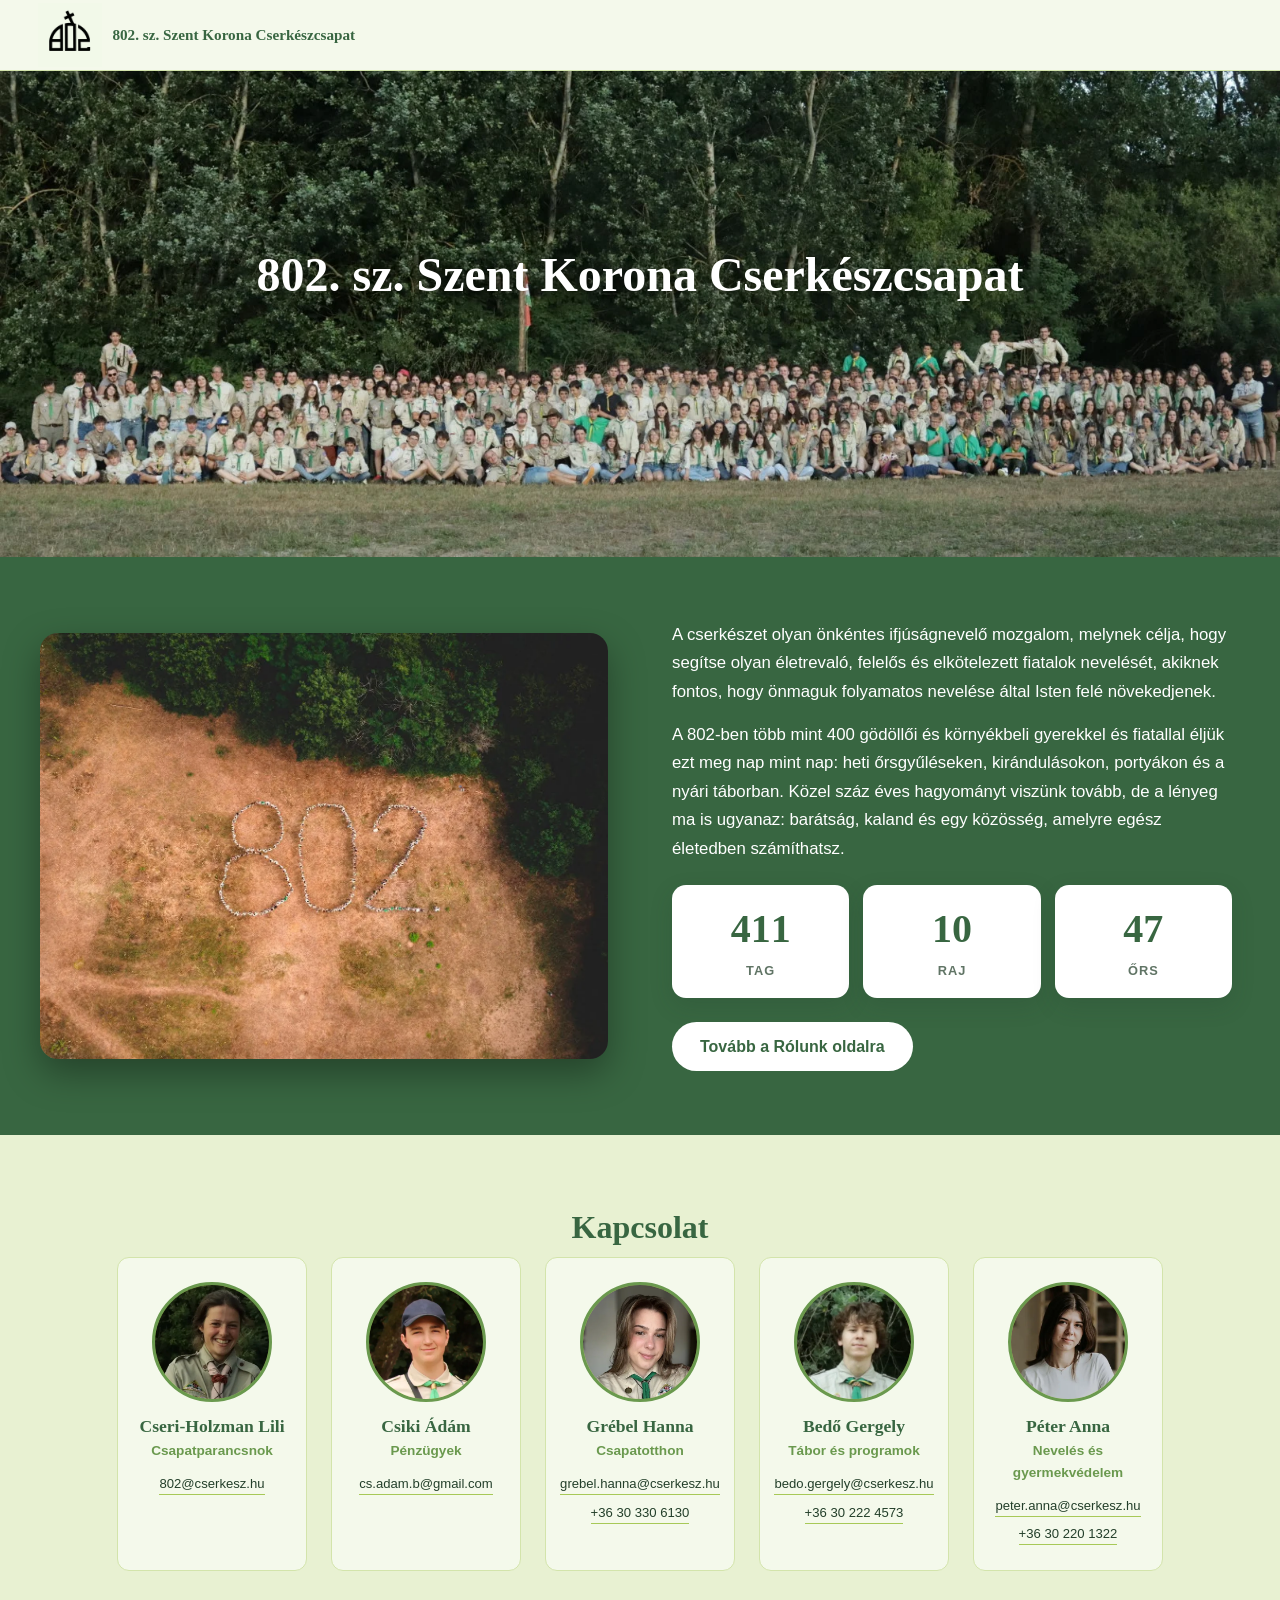
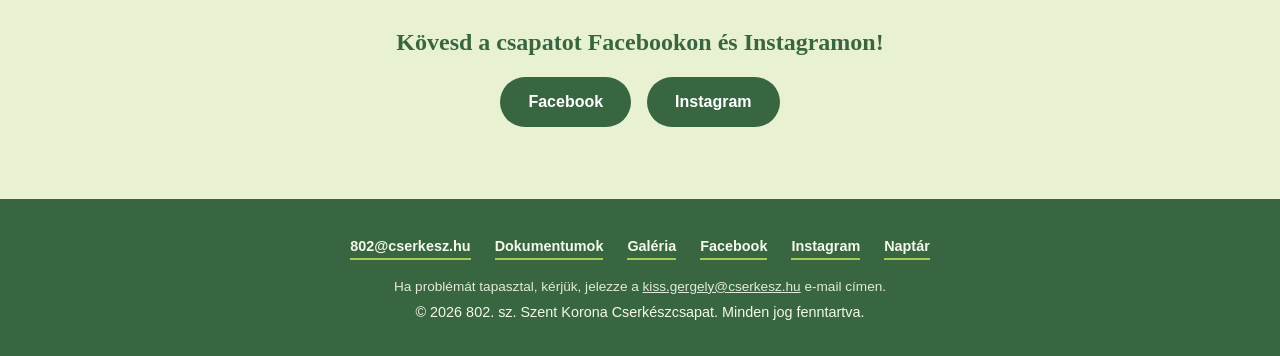
<file: index.html>
<!DOCTYPE html>
<html lang="hu">
<head>
  <meta charset="UTF-8">
  <!-- Content Security Policy: scripts only from this site (plus the hashed inline script of
       404.html), embeds only from Google Forms/Drive/Maps; a defence in depth against injected code.
       Keep it identical on every page; a new external resource has to be allowed here. -->
  <meta http-equiv="Content-Security-Policy" content="default-src 'self'; script-src 'self' 'sha256-ILmEoDmaDFn/JUVySfZHBvQvwyPFL4ER1KanXS+sU4k='; style-src 'self' 'unsafe-inline'; img-src 'self' data:; connect-src 'self'; frame-src https://docs.google.com https://drive.google.com https://www.google.com https://maps.google.com; object-src 'none'; base-uri 'self'; form-action 'none'; upgrade-insecure-requests">
  <meta name="referrer" content="strict-origin-when-cross-origin">
  <meta name="viewport" content="width=device-width, initial-scale=1.0">
  <title>802. sz. Szent Korona Cserkészcsapat – Gödöllő</title>
  <meta name="description" content="A 802. sz. Szent Korona Cserkészcsapat Gödöllőn működő cserkészcsapat. Csatlakozz hozzánk 4. osztálytól: közösség, kaland, természet.">

  <link rel="canonical" href="https://www.802szentkorona.com/">

  <meta property="og:type" content="website">
  <meta property="og:title" content="802. sz. Szent Korona Cserkészcsapat – Gödöllő">
  <meta property="og:description" content="Csatlakozz hozzánk 4. osztálytól: közösség, kaland, természet.">
  <meta property="og:url" content="https://www.802szentkorona.com/">
  <meta property="og:image" content="https://www.802szentkorona.com/images/webp/kozos/share.jpg">
  <meta property="og:image:width" content="1200">
  <meta property="og:image:height" content="630">
  <meta property="og:image:alt" content="A 802. sz. Szent Korona Cserkészcsapat tagjai közös csoportképen">
  <meta property="og:site_name" content="802. sz. Szent Korona Cserkészcsapat">
  <meta name="twitter:card" content="summary_large_image">
  <meta property="og:locale" content="hu_HU">

  <!-- Logos: the header shows images/webp/kozos/logo_white.jpg (black mark on white), the favicon is images/webp/kozos/logo_green.jpg -->
  <link rel="icon" type="image/jpeg" href="images/webp/kozos/logo_green.jpg?v=1">
  <link rel="apple-touch-icon" href="images/webp/kozos/logo_green.jpg?v=1">
  <link rel="stylesheet" href="style.css?v=131">

  <!-- Structured data: helps Google understand that this is an organisation -->
  <script type="application/ld+json">
  {
    "@context": "https://schema.org",
    "@type": "Organization",
    "name": "802. sz. Szent Korona Cserkészcsapat",
    "url": "https://www.802szentkorona.com/",
    "logo": "https://www.802szentkorona.com/images/webp/kozos/logo_white.jpg",
    "email": "802@cserkesz.hu",
    "areaServed": "Gödöllő",
    "sameAs": ["https://www.facebook.com/802szentkorona"]
  }
  </script>
</head>
<body>

  <!-- Notice bar (red, top of the page) -->
  <!-- NOTICES:START – written by tools/sync_notices.py from the Google Sheet, do not edit by hand -->
  <div class="notice-bar" id="noticeBar"></div>

  <!-- NOTICES:END -->

  <!-- Header / navigation -->
  <header class="site-header">
    <div class="container header-inner">
      <a href="./" class="logo">
        <img class="logo-img" src="images/webp/kozos/logo_white.webp" alt="" data-optional>
        <span class="logo-text">802. sz. Szent Korona Cserkészcsapat</span>
      </a>

      <!-- Hamburger button for the mobile view -->
      <button class="nav-toggle" id="navToggle" type="button" aria-label="Menü megnyitása" aria-expanded="false" aria-controls="mainNav">
        <span></span>
        <span></span>
        <span></span>
      </button>

      <nav class="main-nav" id="mainNav">
        <ul>
          <li><a href="./" aria-current="page">Főoldal</a></li>
          <li class="has-sub">
            <button class="nav-sub-toggle" type="button" aria-expanded="false" aria-controls="subPrograms">Események</button>
            <ul class="sub-nav" id="subPrograms">
              <li><a href="programok">Programjaink</a></li>
              <li><a href="tabor">Táboraink</a></li>
            </ul>
          </li>
          <li><a href="csapatotthon">Csapatotthonunk</a></li>
          <li><a href="rolunk">Rólunk</a></li>
          <li class="has-sub">
            <button class="nav-sub-toggle" type="button" aria-expanded="false" aria-controls="subFinance">Pénzügyek</button>
            <ul class="sub-nav" id="subFinance">
              <li><a href="penzugyek#tagdij">Tagdíj</a></li>
              <li><a href="penzugyek#nagytabor">Nagytábordíj</a></li>
              <li><a href="penzugyek#kcstabor">Kcs tábordíj</a></li>
              <li><a href="egyesulet">Egyesület</a></li>
              <li><a href="eszkozok">Eszközbérlés</a></li>
            </ul>
          </li>
          <li><a class="nav-cta nav-cta-join" href="csatlakozom">Csatlakozom</a></li>
          <li><a class="nav-cta" href="tamogass">Támogass minket</a></li>
        </ul>
      </nav>
    </div>
  </header>

  <!--
    Cover image + name (images/webp/fooldal/csapatunk.webp). The image is shown in full,
    without cropping, in its own ratio, at full width.
  -->
  <section class="hero">
    <img class="hero-img" src="images/webp/fooldal/csapatunk.webp" alt="A csapat tagjai közös csoportképen az erdő előtt" data-optional>
    <!-- On phones the 802 aerial photo replaces the group photo (switched by the CSS), together with the title -->
    <img class="hero-img-mobile" src="images/webp/fooldal/hero.webp" width="1200" height="899" alt="Cserkészek madártávlatból, a réten kirakott 802-es szám" data-optional>
    <h1>802. sz. Szent Korona Cserkészcsapat</h1>
  </section>

  <!--
    Csapatunk: the image on the left (images/webp/fooldal/hero.webp, shown in full,
    without cropping), the text on the right on a plain green background.
    On mobile the image is on top, the text below.
  -->
  <section id="csapatunk" class="team-split">
    <div class="team-split-image">
      <img src="images/webp/fooldal/hero.webp" alt="Cserkészek madártávlatból, a réten kirakott 802-es szám" data-optional>
    </div>
    <div class="team-split-text">
      <div>
        <!--
          The text is based on the team's earlier website (the Rólunk and
          "Csapatunk múltja" pages: the start in the early 1920s, the ban in 1948,
          the restart in 1989, the weekly patrol meetings and the summer camp).
          The first paragraph introduces scouting, the second the team.
        -->
        <p>
          A cserkészet olyan önkéntes ifjúságnevelő mozgalom, melynek célja, hogy
          segítse olyan életrevaló, felelős és elkötelezett fiatalok nevelését,
          akiknek fontos, hogy önmaguk folyamatos nevelése által Isten felé
          növekedjenek.
        </p>
        <p>
          A 802-ben több mint 400 gödöllői és környékbeli gyerekkel és
          fiatallal éljük ezt meg nap mint nap: heti őrsgyűléseken,
          kirándulásokon, portyákon és a nyári táborban. Közel száz éves
          hagyományt viszünk tovább, de a lényeg ma is ugyanaz: barátság, kaland
          és egy közösség, amelyre egész életedben számíthatsz.
        </p>
        <!-- Counters (they roll up when scrolled into view) -->
        <!-- COUNTERS:START – written by tools/sync_counters.py from the Google Sheet, do not edit by hand -->
        <div class="stats">
          <div class="stat-card">
            <span class="stat-number" data-count="411">411</span>
            <span class="stat-label">Tag</span>
          </div>
          <div class="stat-card">
            <span class="stat-number" data-count="10">10</span>
            <span class="stat-label">Raj</span>
          </div>
          <div class="stat-card">
            <span class="stat-number" data-count="47">47</span>
            <span class="stat-label">Őrs</span>
          </div>
        </div>

        <!-- COUNTERS:END -->
        <a class="btn btn-light" href="rolunk">Tovább a Rólunk oldalra</a>
      </div>
    </div>
  </section>

  <!-- Kapcsolat -->
  <!--
    The cards (name, role, introduction, e-mail, phone, photo) come from the
    "Csapatvezetés" sheet; tools/sync_leaders.py downloads the photos from the Drive "Képek"
    folder into images/webp/kozos/team/<name>.webp files.
    While a photo is not uploaded, the card shows the monogram.
  -->
  <section id="kapcsolat" class="section contact">
    <div class="container">
      <h2>Kapcsolat</h2>

      <div class="people-grid">
        <!-- LEADERS:START – written by tools/sync_leaders.py from the Google Sheet (Csapatvezetés), do not edit by hand -->
        <div class="person-card has-bio">
          <div class="person-photo" data-initials="CL">
            <img src="images/webp/kozos/team/cseri-holzman-lili.webp" alt="Cseri-Holzman Lili" data-optional>
          </div>
          <h3>Cseri-Holzman Lili</h3>
          <p class="person-role">Csapatparancsnok</p>
          <a class="person-email" href="mailto:802@cserkesz.hu">802@<wbr>cserkesz.hu</a>
          <div class="person-bio" hidden>
            <p class="person-bio-role">Csapatparancsnok</p>
            <ul class="person-bio-contact">
              <li><a class="person-email" href="mailto:802@cserkesz.hu">802@cserkesz.hu</a></li>
            </ul>
          </div>
        </div>

        <div class="person-card has-bio">
          <div class="person-photo" data-initials="CÁ">
            <img src="images/webp/kozos/team/csiki-adam.webp" alt="Csiki Ádám" data-optional>
          </div>
          <h3>Csiki Ádám</h3>
          <p class="person-role">Pénzügyek</p>
          <a class="person-email" href="mailto:cs.adam.b@gmail.com">cs.adam.b@<wbr>gmail.com</a>
          <div class="person-bio" hidden>
            <p class="person-bio-role">Pénzügyek</p>
            <ul class="person-bio-contact">
              <li><a class="person-email" href="mailto:cs.adam.b@gmail.com">cs.adam.b@gmail.com</a></li>
            </ul>
          </div>
        </div>

        <div class="person-card has-bio">
          <div class="person-photo" data-initials="GH">
            <img src="images/webp/kozos/team/grebel-hanna.webp" alt="Grébel Hanna" data-optional>
          </div>
          <h3>Grébel Hanna</h3>
          <p class="person-role">Csapatotthon</p>
          <a class="person-email" href="mailto:grebel.hanna@cserkesz.hu">grebel.hanna@<wbr>cserkesz.hu</a>
          <a class="person-phone" href="tel:+36303306130">+36 30 330 6130</a>
          <div class="person-bio" hidden>
            <p class="person-bio-role">Csapatotthon</p>
            <p class="person-bio-text">Grébel Hanna vagyok, törzsgyökeres gödöllői és jelenleg az ELTE társadalomtudományi karán vagyok szociológi alapszakos hallgató. 2015-óta része az életemnek a cserkészet. 2022-ben őrsvezető lettem és jelenleg is aktívan vezetem a Gyömbér őrsöt. 2024-ben felkértek, hogy legyek a Bezsilla villáért felelős Csapatparancsnok-helyettes, amit szívesen vállaltam. Elvégeztem a segédtiszti vezetőképzőt és 2025 őszében leváltottam az elődömet. Feladatom, hogy a csapatotthonunk vidám, biztonságos és funkcionális környezetet biztosítson a gyermekek és a vezetők számára egyaránt, felveszem a kapcsolatot azokkal, akik szállás miatt keresnek meg minket (más cserkészcsapatok) és gondoskodok a ház felszereltségéről.</p>
            <ul class="person-bio-contact">
              <li><a class="person-email" href="mailto:grebel.hanna@cserkesz.hu">grebel.hanna@cserkesz.hu</a></li>
              <li><a class="inline-link" href="tel:+36303306130">+36 30 330 6130</a></li>
            </ul>
          </div>
        </div>

        <div class="person-card has-bio">
          <div class="person-photo" data-initials="BG">
            <img src="images/webp/kozos/team/bedo-gergely.webp" alt="Bedő Gergely" data-optional>
          </div>
          <h3>Bedő Gergely</h3>
          <p class="person-role">Tábor és programok</p>
          <a class="person-email" href="mailto:bedo.gergely@cserkesz.hu">bedo.gergely@<wbr>cserkesz.hu</a>
          <a class="person-phone" href="tel:+36302224573">+36 30 222 4573</a>
          <div class="person-bio" hidden>
            <p class="person-bio-role">Tábor és programok</p>
            <ul class="person-bio-contact">
              <li><a class="person-email" href="mailto:bedo.gergely@cserkesz.hu">bedo.gergely@cserkesz.hu</a></li>
              <li><a class="inline-link" href="tel:+36302224573">+36 30 222 4573</a></li>
            </ul>
          </div>
        </div>

        <div class="person-card has-bio">
          <div class="person-photo" data-initials="PA">
            <img src="images/webp/kozos/team/peter-anna.webp" alt="Péter Anna" data-optional>
          </div>
          <h3>Péter Anna</h3>
          <p class="person-role">Nevelés és gyermekvédelem</p>
          <a class="person-email" href="mailto:peter.anna@cserkesz.hu">peter.anna@<wbr>cserkesz.hu</a>
          <a class="person-phone" href="tel:+36302201322">+36 30 220 1322</a>
          <div class="person-bio" hidden>
            <p class="person-bio-role">Nevelés és gyermekvédelem</p>
            <p class="person-bio-text">Péter Anna vagyok, legtöbbeknek Annipanni. 2014-ben kezdtem el cserkészkedni Gödöllőn, 2020-ban lettem őrsvezető, és immár hetedik éve vezetem a Cukorborsó őrsöt. A nevelésért felelős csapatparancsnok-helyettesi szolgálatot 2024 ősze óta végzem csapatunkban. Célom és legfőbb motivációm, hogy mind a vezetőink, mind a hozzánk járó gyermekek biztonságos és fejlődésre alkalmas környezetben tölthessék szabadidejüket, legyen szó őrsgyűlésekről, raji és csapatos programokról vagy a táborokról.</p>
            <ul class="person-bio-contact">
              <li><a class="person-email" href="mailto:peter.anna@cserkesz.hu">peter.anna@cserkesz.hu</a></li>
              <li><a class="inline-link" href="tel:+36302201322">+36 30 220 1322</a></li>
            </ul>
          </div>
        </div>

        <!-- LEADERS:END -->
      </div>

      <!--
        Social pages: deliberately links only, the Facebook/Instagram
        content is not loaded into the page (so the visitor's data is not
        sent to Meta until they click).
      -->
      <div class="social-section">
        <h3>Kövesd a csapatot Facebookon és Instagramon!</h3>
        <div class="social-buttons">
          <a class="btn btn-primary" href="https://www.facebook.com/802szentkorona" target="_blank" rel="noopener noreferrer">Facebook</a>
          <a class="btn btn-primary" href="https://www.instagram.com/802szentkorona/" target="_blank" rel="noopener noreferrer">Instagram</a>
        </div>
      </div>
    </div>
  </section>

  <!-- Footer -->
  <footer class="site-footer">
    <div class="container">
      <div class="footer-links">
        <a href="mailto:802@cserkesz.hu">802@cserkesz.hu</a>
        <a href="dokumentumok">Dokumentumok</a>
        <a href="galeria">Galéria</a>
        <a href="https://www.facebook.com/802szentkorona" target="_blank" rel="noopener noreferrer">Facebook</a>
        <a href="https://www.instagram.com/802szentkorona/" target="_blank" rel="noopener noreferrer">Instagram</a>
        <a href="programok#naptar">Naptár</a>
      </div>
      <!-- ADMIN_CONTACT:START – written by tools/sync_footer.py from the ADMIN_EMAIL secret, do not edit by hand -->
      <p class="footer-report">Ha problémát tapasztal, kérjük, jelezze a <a href="mailto:kiss.gergely@cserkesz.hu">kiss.gergely@cserkesz.hu</a> e-mail címen.</p>

      <!-- ADMIN_CONTACT:END -->
      <p>&copy; <span id="year"></span> 802. sz. Szent Korona Cserkészcsapat. Minden jog fenntartva.</p>
    </div>
  </footer>

  <!--
    Upcoming program tab: if programok.html has a program in the next 7 days
    (data-date), this tab slides in from the right with the program's name and
    date. Clicking it leads to the matching card on the Programok page.
    script.js reads the data from programok.html, there is nothing to edit here.
  -->
  <aside class="upcoming-tab" id="upcomingTab" aria-label="Közelgő programok" hidden>
    <button class="upcoming-close" id="upcomingClose" type="button" aria-label="Bezárás">&times;</button>
    <p class="upcoming-title">Közelgő programok</p>
    <ul class="upcoming-list" id="upcomingList"></ul>
  </aside>

  <script src="script.js?v=78"></script>
</body>
</html>
</file>
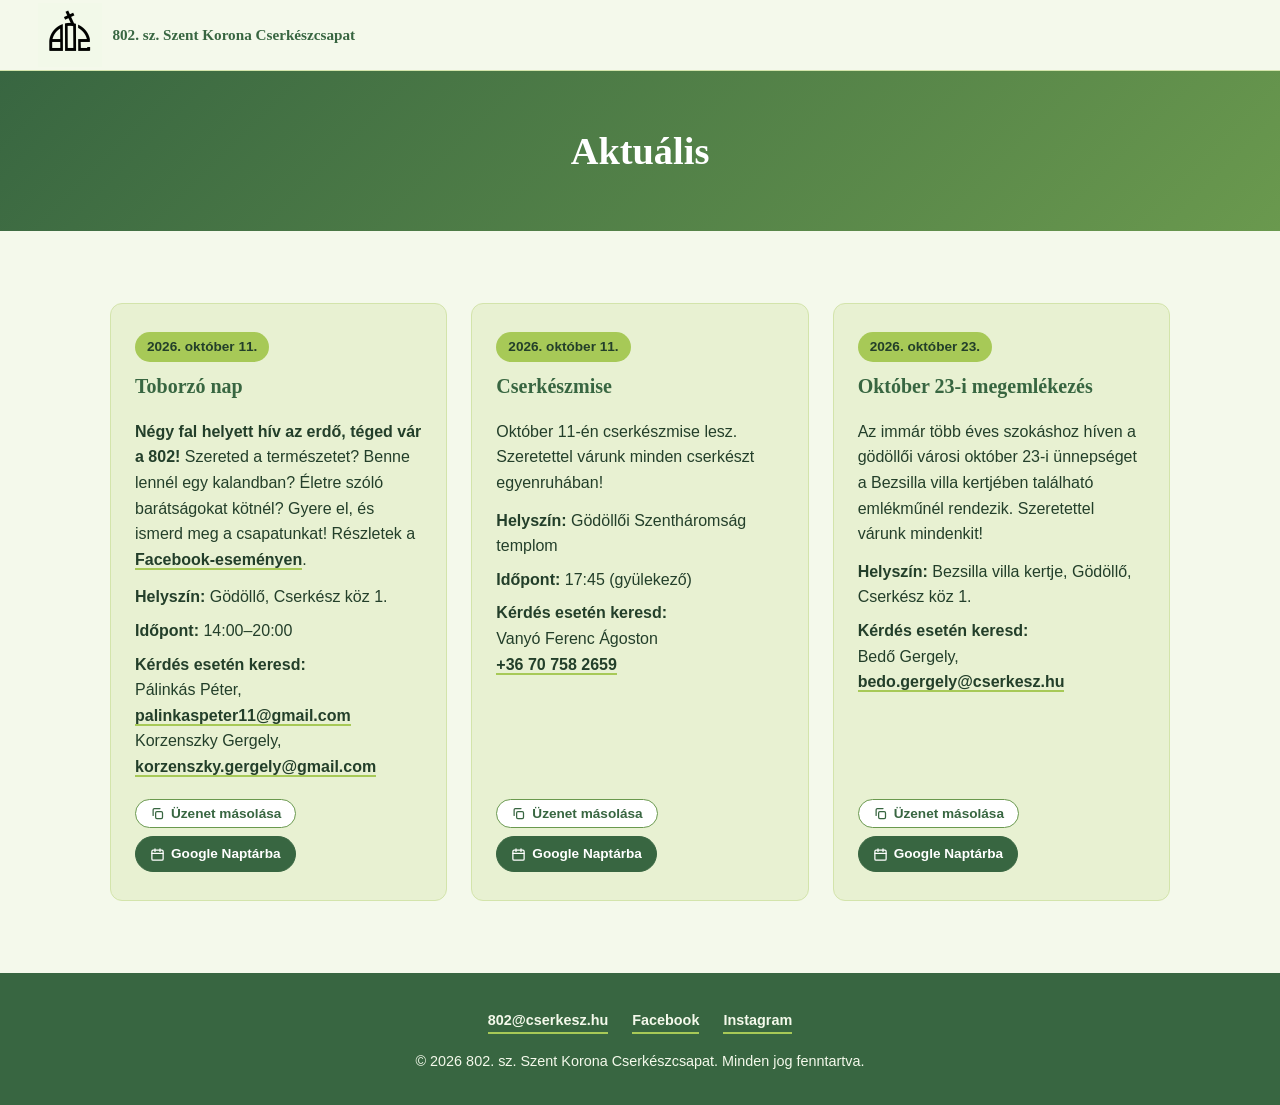
<file: aktualis.html>
<!DOCTYPE html>
<html lang="hu">
<head>
  <meta charset="UTF-8">
  <meta name="viewport" content="width=device-width, initial-scale=1.0">
  <title>Aktuális – 802. sz. Szent Korona Cserkészcsapat</title>
  <meta name="description" content="A 802. sz. Szent Korona Cserkészcsapat aktuális hírei és eseményei: toborzó nap, cserkészmise, október 23-i megemlékezés.">

  <!-- FONTOS: a "https://www.YOUR-DOMAIN-HERE.com" placeholdert cseréld le a valódi domainre (lásd index.html) -->
  <link rel="canonical" href="https://www.YOUR-DOMAIN-HERE.com/aktualis.html">

  <meta property="og:type" content="website">
  <meta property="og:title" content="Aktuális – 802. sz. Szent Korona Cserkészcsapat">
  <meta property="og:description" content="Aktuális híreink és eseményeink.">
  <meta property="og:url" content="https://www.YOUR-DOMAIN-HERE.com/aktualis.html">
  <meta property="og:image" content="https://www.YOUR-DOMAIN-HERE.com/images/csapatunk.jpg">
  <meta property="og:locale" content="hu_HU">

  <link rel="icon" type="image/jpeg" href="images/logo_green.jpg?v=1">
  <link rel="apple-touch-icon" href="images/logo_green.jpg?v=1">
  <link rel="stylesheet" href="style.css?v=17">
</head>
<body>

  <!-- Fejléc / navigáció -->
  <header class="site-header">
    <div class="container header-inner">
      <a href="index.html" class="logo">
        <img class="logo-img" src="images/logo_white.jpg" alt="" data-optional>
        <span class="logo-text">802. sz. Szent Korona Cserkészcsapat</span>
      </a>

      <!-- Hamburger gomb mobil nézethez -->
      <button class="nav-toggle" id="navToggle" type="button" aria-label="Menü megnyitása" aria-expanded="false" aria-controls="mainNav">
        <span></span>
        <span></span>
        <span></span>
      </button>

      <nav class="main-nav" id="mainNav">
        <ul>
          <li><a href="index.html">Főoldal</a></li>
          <li><a href="aktualis.html" aria-current="page">Aktuális</a></li>
          <li><a href="csatlakozom.html">Csatlakozom!</a></li>
          <li><a href="csapatotthon.html">Csapatotthonunk</a></li>
          <li><a href="rolunk.html">Rólunk</a></li>
          <li><a class="nav-cta" href="tamogass.html">Támogass minket</a></li>
        </ul>
      </nav>
    </div>
  </header>

  <!-- Címsáv -->
  <section class="page-banner">
    <h1>Aktuális</h1>
  </section>

  <!--
    Hírdobozok. Új hír hozzáadásához másold le egy <article class="news-card">
    ... </article> blokkot, és írd át. EGYSÉGES SÉMA (amit nem tudsz, hagyd ki):
      dátum (.news-date) → cím (h3) → rövid leírás → Helyszín → Időpont →
      Kérdés esetén keresd → (opcionális link a cikk alján; a Facebook-eseményt érdemes a leírásba tenni)
    Ha egy hírnél nincs "Kérdés esetén keresd" sor (class="news-detail
    news-contact"), a script.js automatikusan a programokért felelős
    csapatparancsnok-helyettest írja oda. Ő a rács data-default-contact-name
    és data-default-contact-email attribútumában állítható.
    A dátumot KÉT helyen add meg: a data-date="ÉÉÉÉ-HH-NN" attribútumban (ezt
    használja a script.js) és a látható dátumban (.news-date). Az id
    attribútum a főoldali fül linkjéhez kell (pl. id="taborozas").
    - Többnapos eseménynél add meg a data-end-date="ÉÉÉÉ-HH-NN" attribútumot
      is: az utolsó napig "közelgő" marad.
    - Dátum nélküli hír (data-date nélkül) mindig látszik.
    - A lejárt események az esemény napja után 7 napig "Elmúlt" címkével,
      halványítva látszanak a lista végén, utána maguktól eltűnnek. A 7 a
      rács data-keep-days attribútumában állítható (0 = az esemény napja
      után rögtön eltűnik; nagy szám = sokáig látszik "Elmúlt" címkével).
    Dátum szerint növekvő sorrendben érdemes felvenni őket.
  -->
  <section class="section">
    <div class="container">
      <div class="news-grid" id="newsGrid" data-keep-days="7"
           data-default-contact-name="Bedő Gergely" data-default-contact-email="bedo.gergely@cserkesz.hu">

        <article class="news-card" id="toborzo-nap" data-date="2026-10-11">
          <div class="news-meta"><span class="news-date">2026. október 11.</span></div>
          <h3>Toborzó nap</h3>
          <p><strong>Négy fal helyett hív az erdő, téged vár a 802!</strong> Szereted a természetet? Benne lennél egy kalandban? Életre szóló barátságokat kötnél? Gyere el, és ismerd meg a csapatunkat! Részletek a <a class="inline-link" href="https://www.facebook.com/events/1267319125499897" target="_blank" rel="noopener noreferrer">Facebook-eseményen</a>.</p>
          <p class="news-detail"><strong>Helyszín:</strong> Gödöllő, Cserkész köz 1.</p>
          <p class="news-detail"><strong>Időpont:</strong> 14:00–20:00</p>
          <p class="news-detail news-contact">
            <strong>Kérdés esetén keresd:</strong><br>
            Pálinkás Péter, <a class="inline-link" href="mailto:palinkaspeter11@gmail.com">palinkaspeter11@gmail.com</a><br>
            Korzenszky Gergely, <a class="inline-link" href="mailto:korzenszky.gergely@gmail.com">korzenszky.gergely@gmail.com</a>
          </p>
        </article>

        <article class="news-card" id="cserkeszmise" data-date="2026-10-11">
          <div class="news-meta"><span class="news-date">2026. október 11.</span></div>
          <h3>Cserkészmise</h3>
          <p>Október 11-én cserkészmise lesz. Szeretettel várunk minden cserkészt egyenruhában!</p>
          <p class="news-detail"><strong>Helyszín:</strong> Gödöllői Szentháromság templom</p>
          <p class="news-detail"><strong>Időpont:</strong> 17:45 (gyülekező)</p>
          <p class="news-detail news-contact">
            <strong>Kérdés esetén keresd:</strong><br>
            Vanyó Ferenc Ágoston<br>
            <a class="inline-link" href="tel:+36707582659">+36 70 758 2659</a>
          </p>
        </article>

        <article class="news-card" id="okt23-megemlekezes" data-date="2026-10-23">
          <div class="news-meta"><span class="news-date">2026. október 23.</span></div>
          <h3>Október 23-i megemlékezés</h3>
          <p>Az immár több éves szokáshoz híven a gödöllői városi október 23-i ünnepséget a Bezsilla villa kertjében található emlékműnél rendezik. Szeretettel várunk mindenkit!</p>
          <p class="news-detail"><strong>Helyszín:</strong> Bezsilla villa kertje, Gödöllő, Cserkész köz 1.</p>
        </article>

      </div>

      <p class="news-empty" id="newsEmpty" hidden>
        Jelenleg nincs közelgő eseményünk. Kövess minket a
        <a class="inline-link" href="https://www.facebook.com/802szentkorona" target="_blank" rel="noopener noreferrer">Facebookon</a>
        vagy az
        <a class="inline-link" href="https://www.instagram.com/802szentkorona/" target="_blank" rel="noopener noreferrer">Instagramon</a>,
        hogy ne maradj le az újdonságokról!
      </p>
    </div>
  </section>

  <!-- Lábléc -->
  <footer class="site-footer">
    <div class="container">
      <div class="footer-links">
        <a href="mailto:802@cserkesz.hu">802@cserkesz.hu</a>
        <a href="https://www.facebook.com/802szentkorona" target="_blank" rel="noopener noreferrer">Facebook</a>
        <a href="https://www.instagram.com/802szentkorona/" target="_blank" rel="noopener noreferrer">Instagram</a>
      </div>
      <p>&copy; <span id="year"></span> 802. sz. Szent Korona Cserkészcsapat. Minden jog fenntartva.</p>
    </div>
  </footer>

  <script src="script.js?v=10"></script>
</body>
</html>
</file>
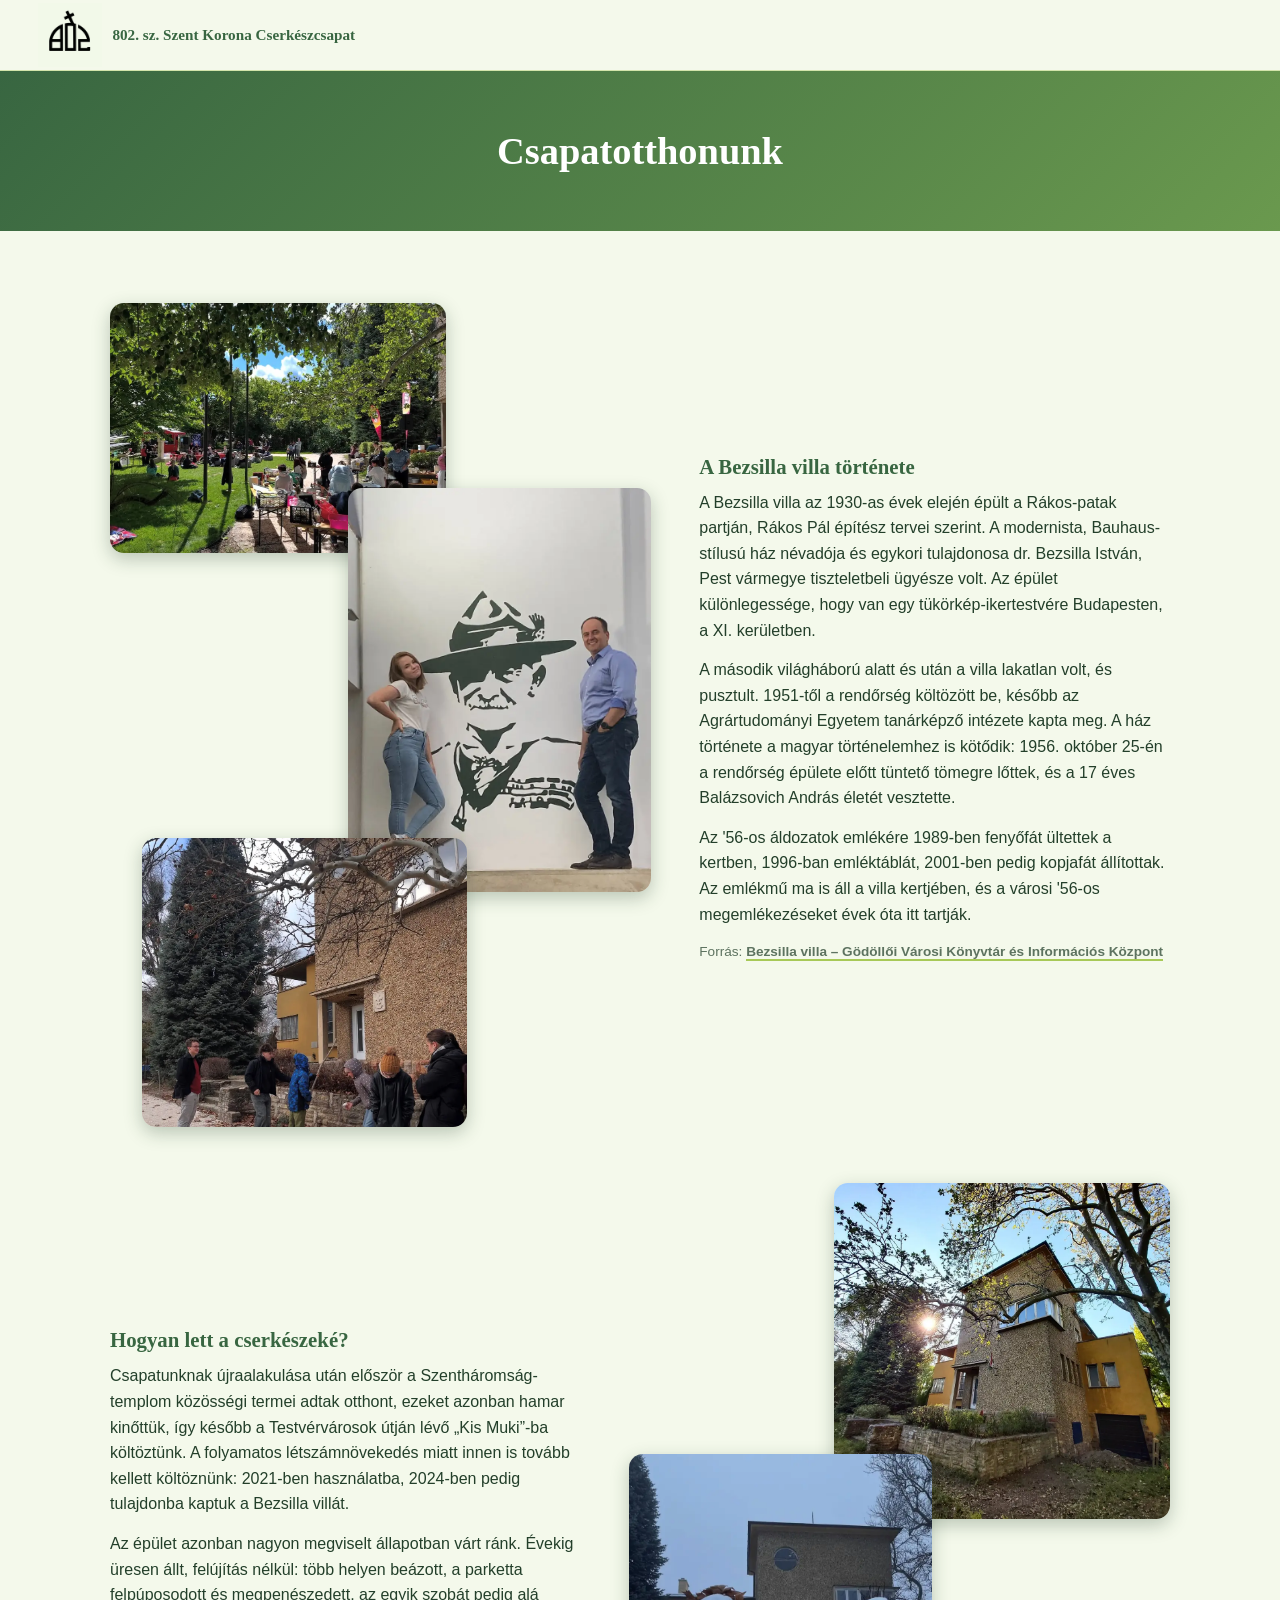
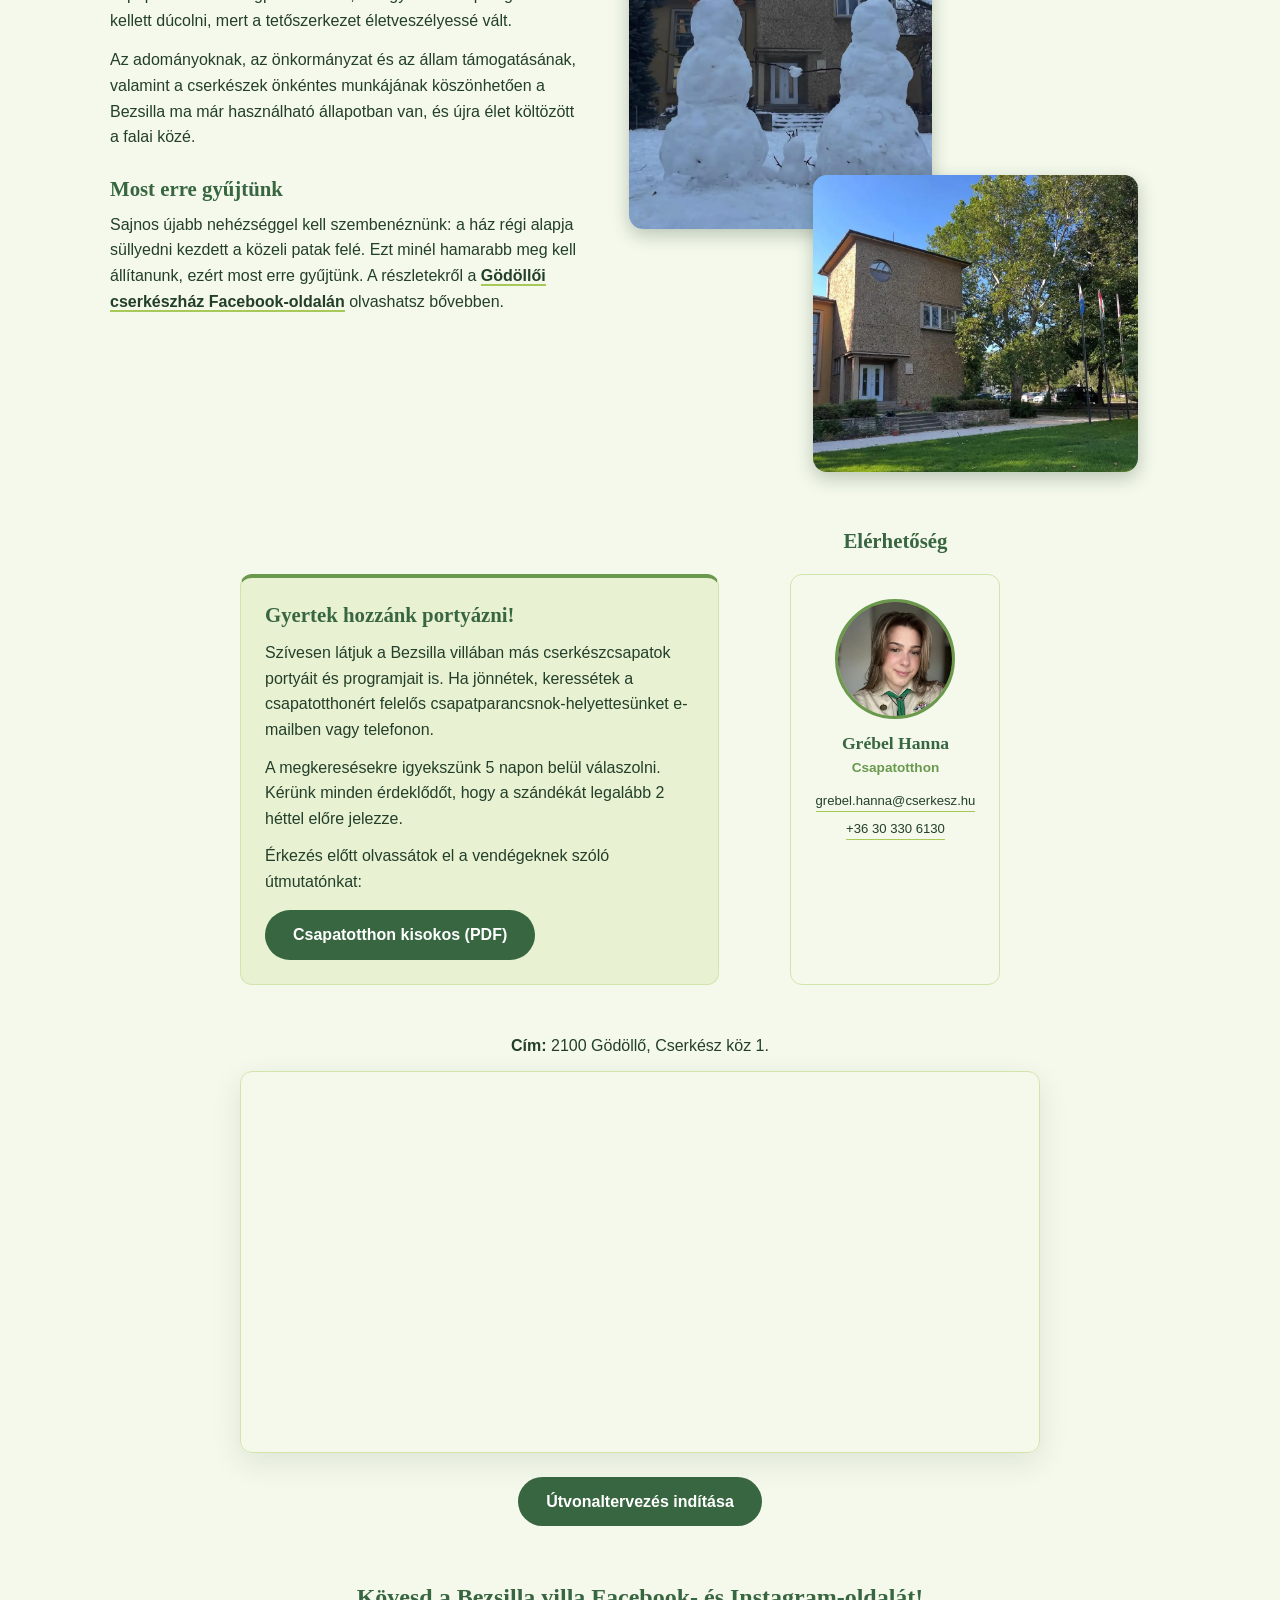
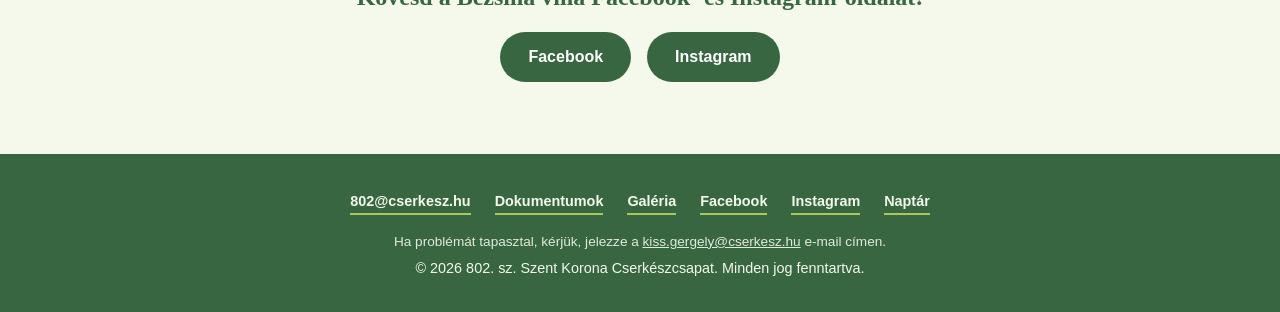
<file: csapatotthon.html>
<!DOCTYPE html>
<html lang="hu">
<head>
  <meta charset="UTF-8">
  <!-- Content Security Policy: scripts only from this site (plus the hashed inline script of
       404.html), embeds only from Google Forms/Drive/Maps; a defence in depth against injected code.
       Keep it identical on every page; a new external resource has to be allowed here. -->
  <meta http-equiv="Content-Security-Policy" content="default-src 'self'; script-src 'self' 'sha256-ILmEoDmaDFn/JUVySfZHBvQvwyPFL4ER1KanXS+sU4k='; style-src 'self' 'unsafe-inline'; img-src 'self' data:; connect-src 'self'; frame-src https://docs.google.com https://drive.google.com https://www.google.com https://maps.google.com; object-src 'none'; base-uri 'self'; form-action 'none'; upgrade-insecure-requests">
  <meta name="referrer" content="strict-origin-when-cross-origin">
  <meta name="viewport" content="width=device-width, initial-scale=1.0">
  <title>Csapatotthonunk – 802. sz. Szent Korona Cserkészcsapat</title>
  <meta name="description" content="A 802. sz. Szent Korona Cserkészcsapat otthona a gödöllői Bezsilla villa (Cserkész köz 1.). Elérhetőség és térkép.">

  <link rel="canonical" href="https://www.802szentkorona.com/csapatotthon">

  <meta property="og:type" content="website">
  <meta property="og:title" content="Csapatotthonunk – 802. sz. Szent Korona Cserkészcsapat">
  <meta property="og:description" content="Csapatotthonunk a gödöllői Bezsilla villa (Cserkész köz 1.).">
  <meta property="og:url" content="https://www.802szentkorona.com/csapatotthon">
  <meta property="og:image" content="https://www.802szentkorona.com/images/webp/kozos/share.jpg">
  <meta property="og:image:width" content="1200">
  <meta property="og:image:height" content="630">
  <meta property="og:image:alt" content="A 802. sz. Szent Korona Cserkészcsapat tagjai közös csoportképen">
  <meta property="og:site_name" content="802. sz. Szent Korona Cserkészcsapat">
  <meta name="twitter:card" content="summary_large_image">
  <meta property="og:locale" content="hu_HU">

  <link rel="icon" type="image/jpeg" href="images/webp/kozos/logo_green.jpg?v=1">
  <link rel="apple-touch-icon" href="images/webp/kozos/logo_green.jpg?v=1">
  <link rel="stylesheet" href="style.css?v=131">
</head>
<body>

  <!-- Notice bar (red, top of the page) -->
  <!-- NOTICES:START – written by tools/sync_notices.py from the Google Sheet, do not edit by hand -->
  <div class="notice-bar" id="noticeBar"></div>

  <!-- NOTICES:END -->

  <!-- Header / navigation -->
  <header class="site-header">
    <div class="container header-inner">
      <a href="./" class="logo">
        <img class="logo-img" src="images/webp/kozos/logo_white.webp" alt="" data-optional>
        <span class="logo-text">802. sz. Szent Korona Cserkészcsapat</span>
      </a>

      <!-- Hamburger button for the mobile view -->
      <button class="nav-toggle" id="navToggle" type="button" aria-label="Menü megnyitása" aria-expanded="false" aria-controls="mainNav">
        <span></span>
        <span></span>
        <span></span>
      </button>

      <nav class="main-nav" id="mainNav">
        <ul>
          <li><a href="./">Főoldal</a></li>
          <li class="has-sub">
            <button class="nav-sub-toggle" type="button" aria-expanded="false" aria-controls="subPrograms">Események</button>
            <ul class="sub-nav" id="subPrograms">
              <li><a href="programok">Programjaink</a></li>
              <li><a href="tabor">Táboraink</a></li>
            </ul>
          </li>
          <li><a href="csapatotthon" aria-current="page">Csapatotthonunk</a></li>
          <li><a href="rolunk">Rólunk</a></li>
          <li class="has-sub">
            <button class="nav-sub-toggle" type="button" aria-expanded="false" aria-controls="subFinance">Pénzügyek</button>
            <ul class="sub-nav" id="subFinance">
              <li><a href="penzugyek#tagdij">Tagdíj</a></li>
              <li><a href="penzugyek#nagytabor">Nagytábordíj</a></li>
              <li><a href="penzugyek#kcstabor">Kcs tábordíj</a></li>
              <li><a href="egyesulet">Egyesület</a></li>
              <li><a href="eszkozok">Eszközbérlés</a></li>
            </ul>
          </li>
          <li><a class="nav-cta nav-cta-join" href="csatlakozom">Csatlakozom</a></li>
          <li><a class="nav-cta" href="tamogass">Támogass minket</a></li>
        </ul>
      </nav>
    </div>
  </header>

  <!-- Title banner -->
  <section class="page-banner">
    <h1>Csapatotthonunk</h1>
  </section>

  <!-- Bezsilla villa -->
  <section class="section has-side-photos home-section">
    <div class="container home-center">
      <!--
        A short history of the Bezsilla villa, in our own words, based on the "Bezsilla villa" article of the
        gvkik.hu wiki (Gödöllő City Library and Information Centre).
      -->
      <div class="home-text home-story">
        <h3>A Bezsilla villa története</h3>
        <p>
          A Bezsilla villa az 1930-as évek elején épült a Rákos-patak partján, Rákos Pál építész
          tervei szerint. A modernista, Bauhaus-stílusú ház névadója és egykori tulajdonosa dr.
          Bezsilla István, Pest vármegye tiszteletbeli ügyésze volt. Az épület különlegessége, hogy
          van egy tükörkép-ikertestvére Budapesten, a XI. kerületben.
        </p>
        <p>
          A második világháború alatt és után a villa lakatlan volt, és pusztult. 1951-től a
          rendőrség költözött be, később az Agrártudományi Egyetem tanárképző intézete kapta meg.
          A ház története a magyar történelemhez is kötődik: 1956. október 25-én a rendőrség
          épülete előtt tüntető tömegre lőttek, és a 17 éves Balázsovich András életét vesztette.
        </p>
        <p>
          Az '56-os áldozatok emlékére 1989-ben fenyőfát ültettek a kertben, 1996-ban emléktáblát,
          2001-ben pedig kopjafát állítottak. Az emlékmű ma is áll a villa kertjében, és a városi
          '56-os megemlékezéseket évek óta itt tartják.
        </p>
        <p class="home-source">
          Forrás: <a href="https://www.gvkik.hu/wiki/index.php/Bezsilla_villa" target="_blank" rel="noopener noreferrer">Bezsilla villa – Gödöllői Városi Könyvtár és Információs Központ</a>
        </p>

        <!-- the second image block starts at this heading (script.js initSplitBlocks, .block-start) -->
        <h3 class="block-start">Hogyan lett a cserkészeké?</h3>
        <p>
          Csapatunknak újraalakulása után először a Szentháromság-templom közösségi termei adtak
          otthont, ezeket azonban hamar kinőttük, így később a Testvérvárosok útján lévő „Kis
          Muki”-ba költöztünk. A folyamatos létszámnövekedés miatt innen is tovább kellett
          költöznünk: 2021-ben használatba, 2024-ben pedig tulajdonba kaptuk a Bezsilla villát.
        </p>
        <p>
          Az épület azonban nagyon megviselt állapotban várt ránk. Évekig üresen állt, felújítás
          nélkül: több helyen beázott, a parketta felpúposodott és megpenészedett, az egyik
          szobát pedig alá kellett dúcolni, mert a tetőszerkezet életveszélyessé vált.
        </p>
        <p>
          Az adományoknak, az önkormányzat és az állam támogatásának, valamint a cserkészek
          önkéntes munkájának köszönhetően a Bezsilla ma már használható állapotban van, és
          újra élet költözött a falai közé.
        </p>

        <h3>Most erre gyűjtünk</h3>
        <p>
          Sajnos újabb nehézséggel kell szembenéznünk: a ház régi alapja süllyedni kezdett a
          közeli patak felé. Ezt minél hamarabb meg kell állítanunk, ezért most erre gyűjtünk.
          A részletekről a
          <a href="https://www.facebook.com/gdlcserkeszhaz" target="_blank" rel="noopener noreferrer">Gödöllői cserkészház Facebook-oldalán</a>
          olvashatsz bővebben.
        </p>
      </div>

      <!-- Visiting troops: info card on the left, the contact card on the right (stacked on phones) -->
      <div class="home-visit">
        <div class="home-visit-card">
          <h3>Gyertek hozzánk portyázni!</h3>
          <p>
            Szívesen látjuk a Bezsilla villában más cserkészcsapatok portyáit és programjait is.
            Ha jönnétek, keressétek a csapatotthonért felelős csapatparancsnok-helyettesünket
            e-mailben vagy telefonon.
          </p>
          <p>
            A megkeresésekre igyekszünk 5 napon belül válaszolni. Kérünk minden érdeklődőt, hogy a
            szándékát legalább 2 héttel előre jelezze.
          </p>
          <p>Érkezés előtt olvassátok el a vendégeknek szóló útmutatónkat:</p>
          <a class="btn btn-primary" href="pdf/csapatotthon_kisokos.pdf" download>Csapatotthon kisokos (PDF)</a>
        </div>

        <div class="home-visit-contact">
          <h3 class="home-contact-title">Elérhetőség</h3>
          <div class="home-contact">
            <!-- LEADERS_HOME:START – written by tools/sync_leaders.py (from the Csapatvezetés sheet: whoever has the word "Csapatotthon" in their role), do not edit by hand -->
            <div class="person-card has-bio">
              <div class="person-photo" data-initials="GH">
                <img src="images/webp/kozos/team/grebel-hanna.webp" alt="Grébel Hanna" data-optional>
              </div>
              <h3>Grébel Hanna</h3>
              <p class="person-role">Csapatotthon</p>
              <a class="person-email" href="mailto:grebel.hanna@cserkesz.hu">grebel.hanna@<wbr>cserkesz.hu</a>
              <a class="person-phone" href="tel:+36303306130">+36 30 330 6130</a>
              <div class="person-bio" hidden>
                <p class="person-bio-role">Csapatotthon</p>
                <p class="person-bio-text">Grébel Hanna vagyok, törzsgyökeres gödöllői és jelenleg az ELTE társadalomtudományi karán vagyok szociológi alapszakos hallgató. 2015-óta része az életemnek a cserkészet. 2022-ben őrsvezető lettem és jelenleg is aktívan vezetem a Gyömbér őrsöt. 2024-ben felkértek, hogy legyek a Bezsilla villáért felelős Csapatparancsnok-helyettes, amit szívesen vállaltam. Elvégeztem a segédtiszti vezetőképzőt és 2025 őszében leváltottam az elődömet. Feladatom, hogy a csapatotthonunk vidám, biztonságos és funkcionális környezetet biztosítson a gyermekek és a vezetők számára egyaránt, felveszem a kapcsolatot azokkal, akik szállás miatt keresnek meg minket (más cserkészcsapatok) és gondoskodok a ház felszereltségéről.</p>
                <ul class="person-bio-contact">
                  <li><a class="person-email" href="mailto:grebel.hanna@cserkesz.hu">grebel.hanna@cserkesz.hu</a></li>
                  <li><a class="inline-link" href="tel:+36303306130">+36 30 330 6130</a></li>
                </ul>
              </div>
            </div>

            <!-- LEADERS_HOME:END -->
          </div>
        </div>
      </div>

      <p class="home-map-address"><strong>Cím:</strong> 2100 Gödöllő, Cserkész köz 1.</p>

      <!-- Google Maps: the address/place appears in the iframe src and in the route planner button's href too -->
      <div class="map-wrapper">
        <iframe
          src="https://www.google.com/maps?q=G%C3%B6d%C3%B6ll%C5%91i%20cserk%C3%A9szh%C3%A1z%2C%20Cserk%C3%A9sz%20k%C3%B6z%201%2C%202100%20G%C3%B6d%C3%B6ll%C5%91&amp;hl=hu&amp;output=embed"
          width="100%"
          height="380"
          style="border:0"
          allowfullscreen
          loading="lazy"
          referrerpolicy="no-referrer-when-downgrade"
          sandbox="allow-scripts allow-same-origin allow-popups allow-popups-to-escape-sandbox"
          title="A gödöllői Bezsilla villa a térképen">
        </iframe>
      </div>

      <div class="map-cta">
        <a
          class="btn btn-primary"
          href="https://www.google.com/maps/dir/?api=1&amp;destination=47.599843,19.3516032"
          target="_blank"
          rel="noopener noreferrer">
          Útvonaltervezés indítása
        </a>
      </div>

      <!--
        Social pages: deliberately links only, the Facebook/Instagram
        content is not loaded into the page (so the visitor's data is not
        sent to Meta until they click).
      -->
      <div class="social-section">
        <h3>Kövesd a Bezsilla villa Facebook- és Instagram-oldalát!</h3>
        <div class="social-buttons">
          <a class="btn btn-primary" href="https://www.facebook.com/gdlcserkeszhaz" target="_blank" rel="noopener noreferrer">Facebook</a>
          <a class="btn btn-primary" href="https://www.instagram.com/bezsilla.villa/" target="_blank" rel="noopener noreferrer">Instagram</a>
        </div>
      </div>
    </div>

    <!-- Images of the Bezsilla villa: on wide screens on both sides of the text, on narrow ones on top, in a 2-column mosaic -->
    <div class="side-photos side-photos-masonry">
      <img class="side-photo side-left" src="images/webp/csapatotthon/bezsilla4.webp" width="1000" height="745" loading="lazy" style="--k:0.94;--top:8.0%;--nudge:-2px" alt="Cserkészek a Bezsilla villa kertjében, padoknál és asztaloknál">
      <img class="side-photo side-left" src="images/webp/csapatotthon/bezsilla2.webp" width="750" height="1000" loading="lazy" style="--k:0.72;--top:42.1%;--nudge:4px" alt="Két ember a falra festett Baden-Powell-portré mellett">
      <img class="side-photo side-left" src="images/webp/csapatotthon/bezsilla6.webp" width="1000" height="891" loading="lazy" style="--k:0.97;--top:77.5%;--nudge:-7px" alt="Fiatalok a Bezsilla villa bejárata előtt télen">
      <img class="side-photo side-right" src="images/webp/csapatotthon/bezsilla1.webp" width="1000" height="1000" loading="lazy" style="--k:0.87;--top:16.7%;--nudge:-2px" alt="A Bezsilla villa napsütésben, fák alatt">
      <img class="side-photo side-right" src="images/webp/csapatotthon/bezsilla5.webp" width="809" height="1000" loading="lazy" style="--k:0.74;--top:39.2%;--nudge:9px" alt="Két hóember a Bezsilla villa előtt télen">
      <img class="side-photo side-right" src="images/webp/csapatotthon/bezsilla3.webp" width="1000" height="916" loading="lazy" style="--k:0.9;--top:77.4%;--nudge:-3px" alt="A Bezsilla villa és a kert zászlókkal">
    </div>
  </section>

  <!-- Footer -->
  <footer class="site-footer">
    <div class="container">
      <div class="footer-links">
        <a href="mailto:802@cserkesz.hu">802@cserkesz.hu</a>
        <a href="dokumentumok">Dokumentumok</a>
        <a href="galeria">Galéria</a>
        <a href="https://www.facebook.com/802szentkorona" target="_blank" rel="noopener noreferrer">Facebook</a>
        <a href="https://www.instagram.com/802szentkorona/" target="_blank" rel="noopener noreferrer">Instagram</a>
        <a href="programok#naptar">Naptár</a>
      </div>
      <!-- ADMIN_CONTACT:START – written by tools/sync_footer.py from the ADMIN_EMAIL secret, do not edit by hand -->
      <p class="footer-report">Ha problémát tapasztal, kérjük, jelezze a <a href="mailto:kiss.gergely@cserkesz.hu">kiss.gergely@cserkesz.hu</a> e-mail címen.</p>

      <!-- ADMIN_CONTACT:END -->
      <p>&copy; <span id="year"></span> 802. sz. Szent Korona Cserkészcsapat. Minden jog fenntartva.</p>
    </div>
  </footer>

  <script src="script.js?v=78"></script>
</body>
</html>
</file>
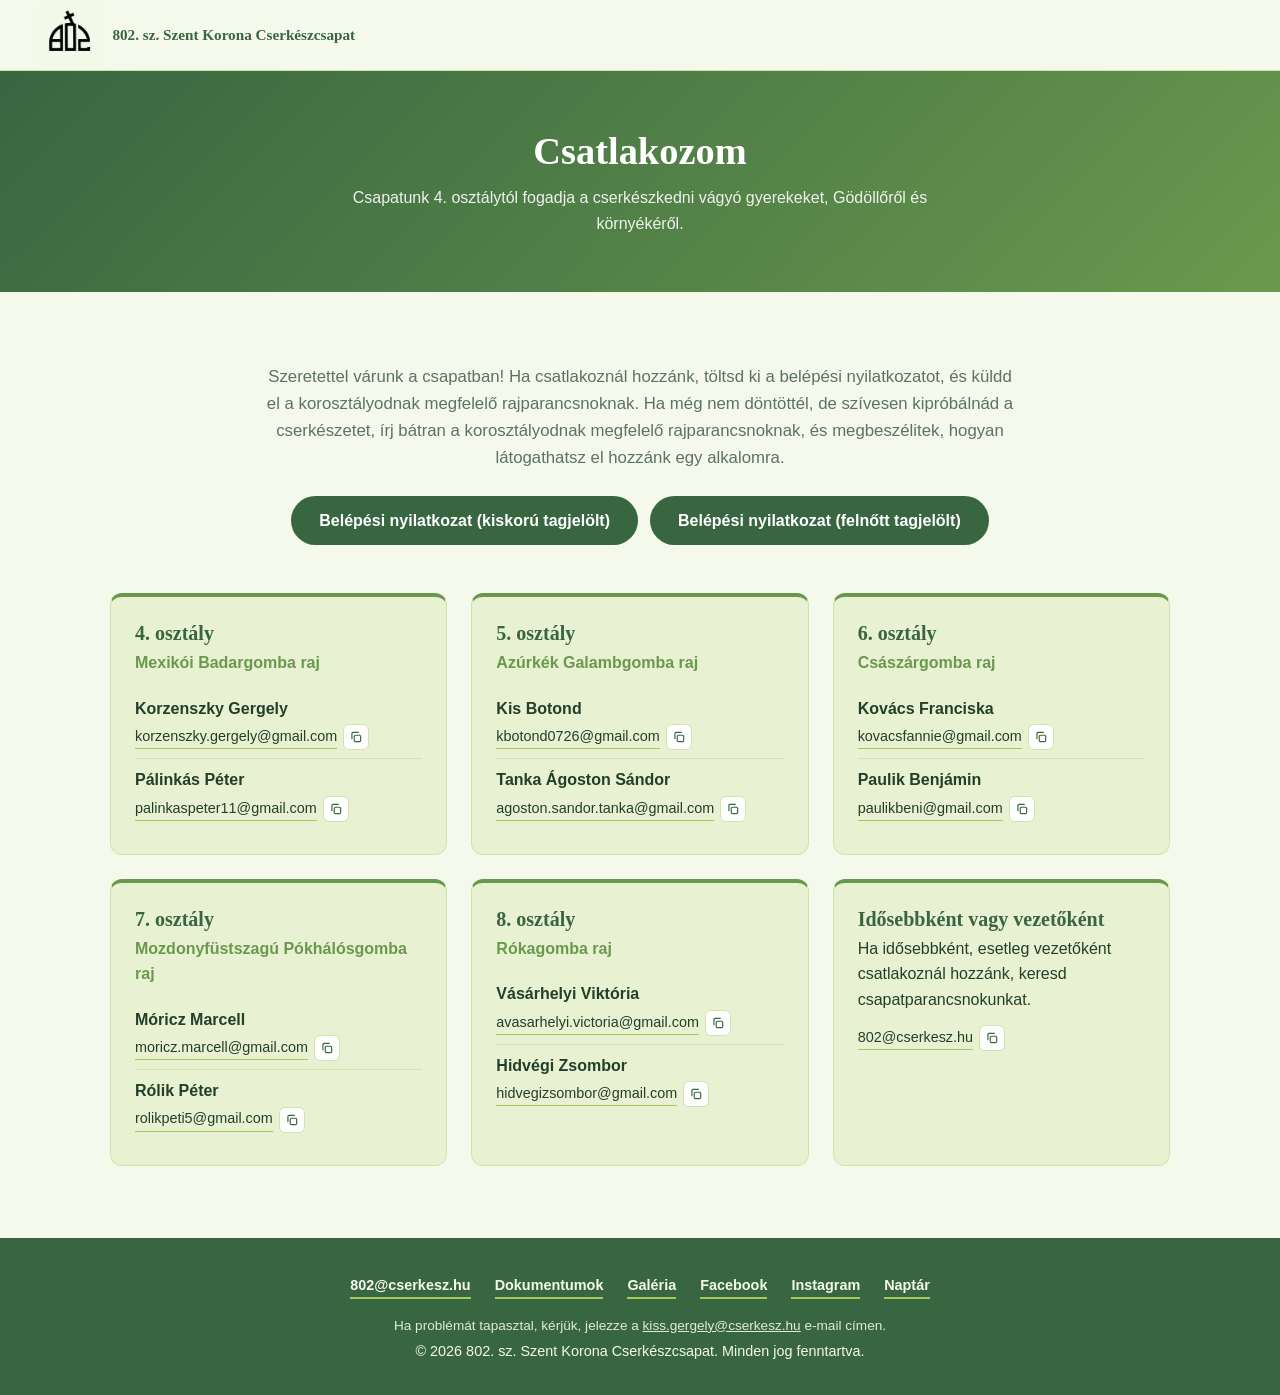
<file: csatlakozom.html>
<!DOCTYPE html>
<html lang="hu">
<head>
  <meta charset="UTF-8">
  <!-- Content Security Policy: scripts only from this site (plus the hashed inline script of
       404.html), embeds only from Google Forms/Drive/Maps; a defence in depth against injected code.
       Keep it identical on every page; a new external resource has to be allowed here. -->
  <meta http-equiv="Content-Security-Policy" content="default-src 'self'; script-src 'self' 'sha256-ILmEoDmaDFn/JUVySfZHBvQvwyPFL4ER1KanXS+sU4k='; style-src 'self' 'unsafe-inline'; img-src 'self' data:; connect-src 'self'; frame-src https://docs.google.com https://drive.google.com https://www.google.com https://maps.google.com; object-src 'none'; base-uri 'self'; form-action 'none'; upgrade-insecure-requests">
  <meta name="referrer" content="strict-origin-when-cross-origin">
  <meta name="viewport" content="width=device-width, initial-scale=1.0">
  <title>Csatlakozom – 802. sz. Szent Korona Cserkészcsapat</title>
  <meta name="description" content="Csapatunk 4. osztálytól fogadja a cserkészkedni vágyó gyerekeket Gödöllőről és környékéről. Itt találod osztályonként a rajparancsnokokat.">

  <link rel="canonical" href="https://www.802szentkorona.com/csatlakozom">

  <meta property="og:type" content="website">
  <meta property="og:title" content="Csatlakozom – 802. sz. Szent Korona Cserkészcsapat">
  <meta property="og:description" content="Csapatunk 4. osztálytól fogadja a cserkészkedni vágyó gyerekeket Gödöllőről és környékéről.">
  <meta property="og:url" content="https://www.802szentkorona.com/csatlakozom">
  <meta property="og:image" content="https://www.802szentkorona.com/images/webp/kozos/share.jpg">
  <meta property="og:image:width" content="1200">
  <meta property="og:image:height" content="630">
  <meta property="og:image:alt" content="A 802. sz. Szent Korona Cserkészcsapat tagjai közös csoportképen">
  <meta property="og:site_name" content="802. sz. Szent Korona Cserkészcsapat">
  <meta name="twitter:card" content="summary_large_image">
  <meta property="og:locale" content="hu_HU">

  <link rel="icon" type="image/jpeg" href="images/webp/kozos/logo_green.jpg?v=1">
  <link rel="apple-touch-icon" href="images/webp/kozos/logo_green.jpg?v=1">
  <link rel="stylesheet" href="style.css?v=131">
</head>
<body>

  <!-- Notice bar (red, top of the page) -->
  <!-- NOTICES:START – written by tools/sync_notices.py from the Google Sheet, do not edit by hand -->
  <div class="notice-bar" id="noticeBar"></div>

  <!-- NOTICES:END -->

  <!-- Header / navigation -->
  <header class="site-header">
    <div class="container header-inner">
      <a href="./" class="logo">
        <img class="logo-img" src="images/webp/kozos/logo_white.webp" alt="" data-optional>
        <span class="logo-text">802. sz. Szent Korona Cserkészcsapat</span>
      </a>

      <!-- Hamburger button for the mobile view -->
      <button class="nav-toggle" id="navToggle" type="button" aria-label="Menü megnyitása" aria-expanded="false" aria-controls="mainNav">
        <span></span>
        <span></span>
        <span></span>
      </button>

      <nav class="main-nav" id="mainNav">
        <ul>
          <li><a href="./">Főoldal</a></li>
          <li class="has-sub">
            <button class="nav-sub-toggle" type="button" aria-expanded="false" aria-controls="subPrograms">Események</button>
            <ul class="sub-nav" id="subPrograms">
              <li><a href="programok">Programjaink</a></li>
              <li><a href="tabor">Táboraink</a></li>
            </ul>
          </li>
          <li><a href="csapatotthon">Csapatotthonunk</a></li>
          <li><a href="rolunk">Rólunk</a></li>
          <li class="has-sub">
            <button class="nav-sub-toggle" type="button" aria-expanded="false" aria-controls="subFinance">Pénzügyek</button>
            <ul class="sub-nav" id="subFinance">
              <li><a href="penzugyek#tagdij">Tagdíj</a></li>
              <li><a href="penzugyek#nagytabor">Nagytábordíj</a></li>
              <li><a href="penzugyek#kcstabor">Kcs tábordíj</a></li>
              <li><a href="egyesulet">Egyesület</a></li>
              <li><a href="eszkozok">Eszközbérlés</a></li>
            </ul>
          </li>
          <li><a class="nav-cta nav-cta-join" href="csatlakozom" aria-current="page">Csatlakozom</a></li>
          <li><a class="nav-cta" href="tamogass">Támogass minket</a></li>
        </ul>
      </nav>
    </div>
  </header>

  <!-- Title banner + short introduction -->
  <section class="page-banner">
    <h1>Csatlakozom</h1>
    <p>Csapatunk 4. osztálytól fogadja a cserkészkedni vágyó gyerekeket, Gödöllőről és környékéről.</p>
  </section>

  <!-- Grades and troop leaders -->
  <!--
    The troop cards are NOT edited by hand: the part between "TROOPS:START" and "TROOPS:END" is
    rewritten by tools/sync_troops.py from the "Rajok" sheet of the team's Google Sheet (hourly, GitHub
    Actions). New troop = new row in the sheet (Indulás éve = the first year of the school year in which
    the troop was in 4th grade; it can be added in advance and stays hidden until then).

    AUTOMATIC STEP-UP: on every page load script.js computes the current grade from the cards'
    data-school-year attribute (the school year starts on September 1). Grades 4-8 are shown, a troop
    moving to 9th grade disappears. Without a 4th-grade troop, "Hamarosan frissítjük!" is shown.
    The "Idősebbként vagy vezetőként" card is fixed text, see below.
  -->
  <section class="section">
    <div class="container">
      <p class="section-lead join-lead">
        Szeretettel várunk a csapatban! Ha csatlakoznál hozzánk, töltsd ki a belépési
        nyilatkozatot, és küldd el a korosztályodnak megfelelő rajparancsnoknak. Ha még nem
        döntöttél, de szívesen kipróbálnád a cserkészetet, írj bátran a korosztályodnak
        megfelelő rajparancsnoknak, és megbeszélitek, hogyan látogathatsz el hozzánk egy alkalomra.
      </p>
      <div class="join-downloads">
        <a class="btn btn-primary" href="pdf/Bel%C3%A9p%C3%A9si%20nyilatkozat%20kiskor%C3%BA%20tagjel%C3%B6lt%20r%C3%A9sz%C3%A9re%202025.pdf" download>Belépési nyilatkozat (kiskorú tagjelölt)</a>
        <a class="btn btn-primary" href="pdf/Bel%C3%A9p%C3%A9si%20nyilatkozat%20feln%C5%91tt%20tagjel%C3%B6lt%20r%C3%A9sz%C3%A9re%202025.pdf" download>Belépési nyilatkozat (felnőtt tagjelölt)</a>
      </div>

      <div class="grades-grid" id="gradesGrid">
        <!-- TROOPS:START (generated automatically by tools/sync_troops.py from the Google Sheet; do not edit by hand) -->
        <div class="grade-card" data-grade="4" data-school-year="2026">
          <h3>4. osztály</h3>
          <p class="grade-squad">Mexikói Badargomba raj</p>
          <ul>
            <li>
              <span class="leader-name">Korzenszky Gergely</span>
              <div class="leader-line"><a class="leader-email" href="mailto:korzenszky.gergely@gmail.com">korzenszky.gergely@gmail.com</a></div>
            </li>
            <li>
              <span class="leader-name">Pálinkás Péter</span>
              <div class="leader-line"><a class="leader-email" href="mailto:palinkaspeter11@gmail.com">palinkaspeter11@gmail.com</a></div>
            </li>
          </ul>
        </div>

        <div class="grade-card" data-grade="4" data-school-year="2025">
          <h3>5. osztály</h3>
          <p class="grade-squad">Azúrkék Galambgomba raj</p>
          <ul>
            <li>
              <span class="leader-name">Kis Botond</span>
              <div class="leader-line"><a class="leader-email" href="mailto:kbotond0726@gmail.com">kbotond0726@gmail.com</a></div>
            </li>
            <li>
              <span class="leader-name">Tanka Ágoston Sándor</span>
              <div class="leader-line"><a class="leader-email" href="mailto:agoston.sandor.tanka@gmail.com">agoston.sandor.tanka@gmail.com</a></div>
            </li>
          </ul>
        </div>

        <div class="grade-card" data-grade="4" data-school-year="2024">
          <h3>6. osztály</h3>
          <p class="grade-squad">Császárgomba raj</p>
          <ul>
            <li>
              <span class="leader-name">Kovács Franciska</span>
              <div class="leader-line"><a class="leader-email" href="mailto:kovacsfannie@gmail.com">kovacsfannie@gmail.com</a></div>
            </li>
            <li>
              <span class="leader-name">Paulik Benjámin</span>
              <div class="leader-line"><a class="leader-email" href="mailto:paulikbeni@gmail.com">paulikbeni@gmail.com</a></div>
            </li>
          </ul>
        </div>

        <div class="grade-card" data-grade="4" data-school-year="2023">
          <h3>7. osztály</h3>
          <p class="grade-squad">Mozdonyfüstszagú Pókhálósgomba raj</p>
          <ul>
            <li>
              <span class="leader-name">Móricz Marcell</span>
              <div class="leader-line"><a class="leader-email" href="mailto:moricz.marcell@gmail.com">moricz.marcell@gmail.com</a></div>
            </li>
            <li>
              <span class="leader-name">Rólik Péter</span>
              <div class="leader-line"><a class="leader-email" href="mailto:rolikpeti5@gmail.com">rolikpeti5@gmail.com</a></div>
            </li>
          </ul>
        </div>

        <div class="grade-card" data-grade="4" data-school-year="2022">
          <h3>8. osztály</h3>
          <p class="grade-squad">Rókagomba raj</p>
          <ul>
            <li>
              <span class="leader-name">Vásárhelyi Viktória</span>
              <div class="leader-line"><a class="leader-email" href="mailto:avasarhelyi.victoria@gmail.com">avasarhelyi.victoria@gmail.com</a></div>
            </li>
            <li>
              <span class="leader-name">Hidvégi Zsombor</span>
              <div class="leader-line"><a class="leader-email" href="mailto:hidvegizsombor@gmail.com">hidvegizsombor@gmail.com</a></div>
            </li>
          </ul>
        </div>

        <!-- TROOPS:END -->

        <!-- For older kids and leaders: not affected by the troops' step-up, always stays at the end of the list -->
        <div class="grade-card grade-card-extra">
          <h3>Idősebbként vagy vezetőként</h3>
          <p class="grade-note">Ha idősebbként, esetleg vezetőként csatlakoznál hozzánk, keresd csapatparancsnokunkat.</p>
          <a class="leader-email" href="mailto:802@cserkesz.hu">802@cserkesz.hu</a>
        </div>
      </div>
    </div>
  </section>

  <!-- Footer -->
  <footer class="site-footer">
    <div class="container">
      <div class="footer-links">
        <a href="mailto:802@cserkesz.hu">802@cserkesz.hu</a>
        <a href="dokumentumok">Dokumentumok</a>
        <a href="galeria">Galéria</a>
        <a href="https://www.facebook.com/802szentkorona" target="_blank" rel="noopener noreferrer">Facebook</a>
        <a href="https://www.instagram.com/802szentkorona/" target="_blank" rel="noopener noreferrer">Instagram</a>
        <a href="programok#naptar">Naptár</a>
      </div>
      <!-- ADMIN_CONTACT:START – written by tools/sync_footer.py from the ADMIN_EMAIL secret, do not edit by hand -->
      <p class="footer-report">Ha problémát tapasztal, kérjük, jelezze a <a href="mailto:kiss.gergely@cserkesz.hu">kiss.gergely@cserkesz.hu</a> e-mail címen.</p>

      <!-- ADMIN_CONTACT:END -->
      <p>&copy; <span id="year"></span> 802. sz. Szent Korona Cserkészcsapat. Minden jog fenntartva.</p>
    </div>
  </footer>

  <script src="script.js?v=78"></script>
</body>
</html>
</file>
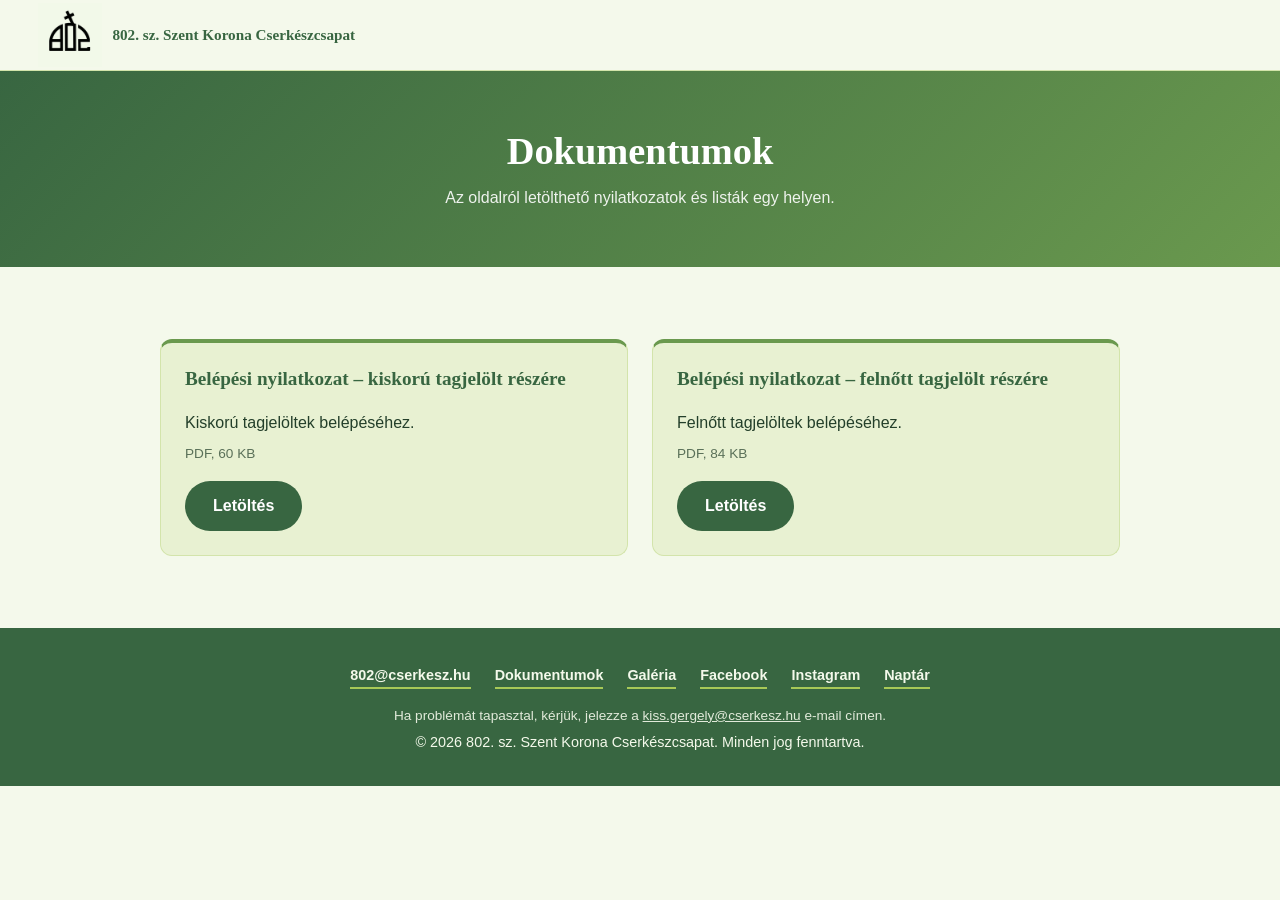
<file: dokumentumok.html>
<!DOCTYPE html>
<html lang="hu">
<head>
  <meta charset="UTF-8">
  <!-- Content Security Policy: scripts only from this site (plus the hashed inline script of
       404.html), embeds only from Google Forms/Drive/Maps; a defence in depth against injected code.
       Keep it identical on every page; a new external resource has to be allowed here. -->
  <meta http-equiv="Content-Security-Policy" content="default-src 'self'; script-src 'self' 'sha256-ILmEoDmaDFn/JUVySfZHBvQvwyPFL4ER1KanXS+sU4k='; style-src 'self' 'unsafe-inline'; img-src 'self' data:; connect-src 'self'; frame-src https://docs.google.com https://drive.google.com https://www.google.com https://maps.google.com; object-src 'none'; base-uri 'self'; form-action 'none'; upgrade-insecure-requests">
  <meta name="referrer" content="strict-origin-when-cross-origin">
  <meta name="viewport" content="width=device-width, initial-scale=1.0">
  <title>Dokumentumok – 802. sz. Szent Korona Cserkészcsapat</title>
  <meta name="description" content="Letölthető dokumentumok: belépési nyilatkozatok, egészségügyi nyilatkozat, felszerelési lista.">

  <link rel="canonical" href="https://www.802szentkorona.com/dokumentumok">

  <meta property="og:type" content="website">
  <meta property="og:title" content="Dokumentumok – 802. sz. Szent Korona Cserkészcsapat">
  <meta property="og:description" content="Letölthető dokumentumok.">
  <meta property="og:url" content="https://www.802szentkorona.com/dokumentumok">
  <meta property="og:image" content="https://www.802szentkorona.com/images/webp/kozos/share.jpg">
  <meta property="og:image:width" content="1200">
  <meta property="og:image:height" content="630">
  <meta property="og:image:alt" content="A 802. sz. Szent Korona Cserkészcsapat tagjai közös csoportképen">
  <meta property="og:site_name" content="802. sz. Szent Korona Cserkészcsapat">
  <meta name="twitter:card" content="summary_large_image">
  <meta property="og:locale" content="hu_HU">

  <link rel="icon" type="image/jpeg" href="images/webp/kozos/logo_green.jpg?v=1">
  <link rel="apple-touch-icon" href="images/webp/kozos/logo_green.jpg?v=1">
  <link rel="stylesheet" href="style.css?v=131">
</head>
<body>

  <!-- Notice bar (red, top of the page) -->
  <!-- NOTICES:START – written by tools/sync_notices.py from the Google Sheet, do not edit by hand -->
  <div class="notice-bar" id="noticeBar"></div>

  <!-- NOTICES:END -->

  <!-- Header / navigation -->
  <header class="site-header">
    <div class="container header-inner">
      <a href="./" class="logo">
        <img class="logo-img" src="images/webp/kozos/logo_white.webp" alt="" data-optional>
        <span class="logo-text">802. sz. Szent Korona Cserkészcsapat</span>
      </a>

      <!-- Hamburger button for the mobile view -->
      <button class="nav-toggle" id="navToggle" type="button" aria-label="Menü megnyitása" aria-expanded="false" aria-controls="mainNav">
        <span></span>
        <span></span>
        <span></span>
      </button>

      <nav class="main-nav" id="mainNav">
        <ul>
          <li><a href="./">Főoldal</a></li>
          <li class="has-sub">
            <button class="nav-sub-toggle" type="button" aria-expanded="false" aria-controls="subPrograms">Események</button>
            <ul class="sub-nav" id="subPrograms">
              <li><a href="programok">Programjaink</a></li>
              <li><a href="tabor">Táboraink</a></li>
            </ul>
          </li>
          <li><a href="csapatotthon">Csapatotthonunk</a></li>
          <li><a href="rolunk">Rólunk</a></li>
          <li class="has-sub">
            <button class="nav-sub-toggle" type="button" aria-expanded="false" aria-controls="subFinance">Pénzügyek</button>
            <ul class="sub-nav" id="subFinance">
              <li><a href="penzugyek#tagdij">Tagdíj</a></li>
              <li><a href="penzugyek#nagytabor">Nagytábordíj</a></li>
              <li><a href="penzugyek#kcstabor">Kcs tábordíj</a></li>
              <li><a href="egyesulet">Egyesület</a></li>
              <li><a href="eszkozok">Eszközbérlés</a></li>
            </ul>
          </li>
          <li><a class="nav-cta nav-cta-join" href="csatlakozom">Csatlakozom</a></li>
          <li><a class="nav-cta" href="tamogass">Támogass minket</a></li>
        </ul>
      </nav>
    </div>
  </header>

  <!-- Title banner -->
  <section class="page-banner">
    <h1>Dokumentumok</h1>
    <p>Az oldalról letölthető nyilatkozatok és listák egy helyen.</p>
  </section>

  <!--
    To add a new document: put the PDF into the pdf/ folder and copy a
    <div class="doc-card"> block (title, short description, file name in the href;
    the browser handles spaces and accented letters, but a file name without
    accents and spaces is better).
  -->
  <section class="section">
    <div class="container">
      <div class="doc-grid">
        <div class="doc-card">
          <h3>Belépési nyilatkozat – kiskorú tagjelölt részére</h3>
          <p>Kiskorú tagjelöltek belépéséhez.</p>
          <p class="doc-meta">PDF, 60 KB</p>
          <a class="btn btn-primary" href="pdf/Bel%C3%A9p%C3%A9si%20nyilatkozat%20kiskor%C3%BA%20tagjel%C3%B6lt%20r%C3%A9sz%C3%A9re%202025.pdf" download>Letöltés</a>
        </div>
        <div class="doc-card">
          <h3>Belépési nyilatkozat – felnőtt tagjelölt részére</h3>
          <p>Felnőtt tagjelöltek belépéséhez.</p>
          <p class="doc-meta">PDF, 84 KB</p>
          <a class="btn btn-primary" href="pdf/Bel%C3%A9p%C3%A9si%20nyilatkozat%20feln%C5%91tt%20tagjel%C3%B6lt%20r%C3%A9sz%C3%A9re%202025.pdf" download>Letöltés</a>
        </div>
      </div>
    </div>
  </section>

  <!-- Footer -->
  <footer class="site-footer">
    <div class="container">
      <div class="footer-links">
        <a href="mailto:802@cserkesz.hu">802@cserkesz.hu</a>
        <a href="dokumentumok">Dokumentumok</a>
        <a href="galeria">Galéria</a>
        <a href="https://www.facebook.com/802szentkorona" target="_blank" rel="noopener noreferrer">Facebook</a>
        <a href="https://www.instagram.com/802szentkorona/" target="_blank" rel="noopener noreferrer">Instagram</a>
        <a href="programok#naptar">Naptár</a>
      </div>
      <!-- ADMIN_CONTACT:START – written by tools/sync_footer.py from the ADMIN_EMAIL secret, do not edit by hand -->
      <p class="footer-report">Ha problémát tapasztal, kérjük, jelezze a <a href="mailto:kiss.gergely@cserkesz.hu">kiss.gergely@cserkesz.hu</a> e-mail címen.</p>

      <!-- ADMIN_CONTACT:END -->
      <p>&copy; <span id="year"></span> 802. sz. Szent Korona Cserkészcsapat. Minden jog fenntartva.</p>
    </div>
  </footer>

  <script src="script.js?v=78"></script>
</body>
</html>
</file>
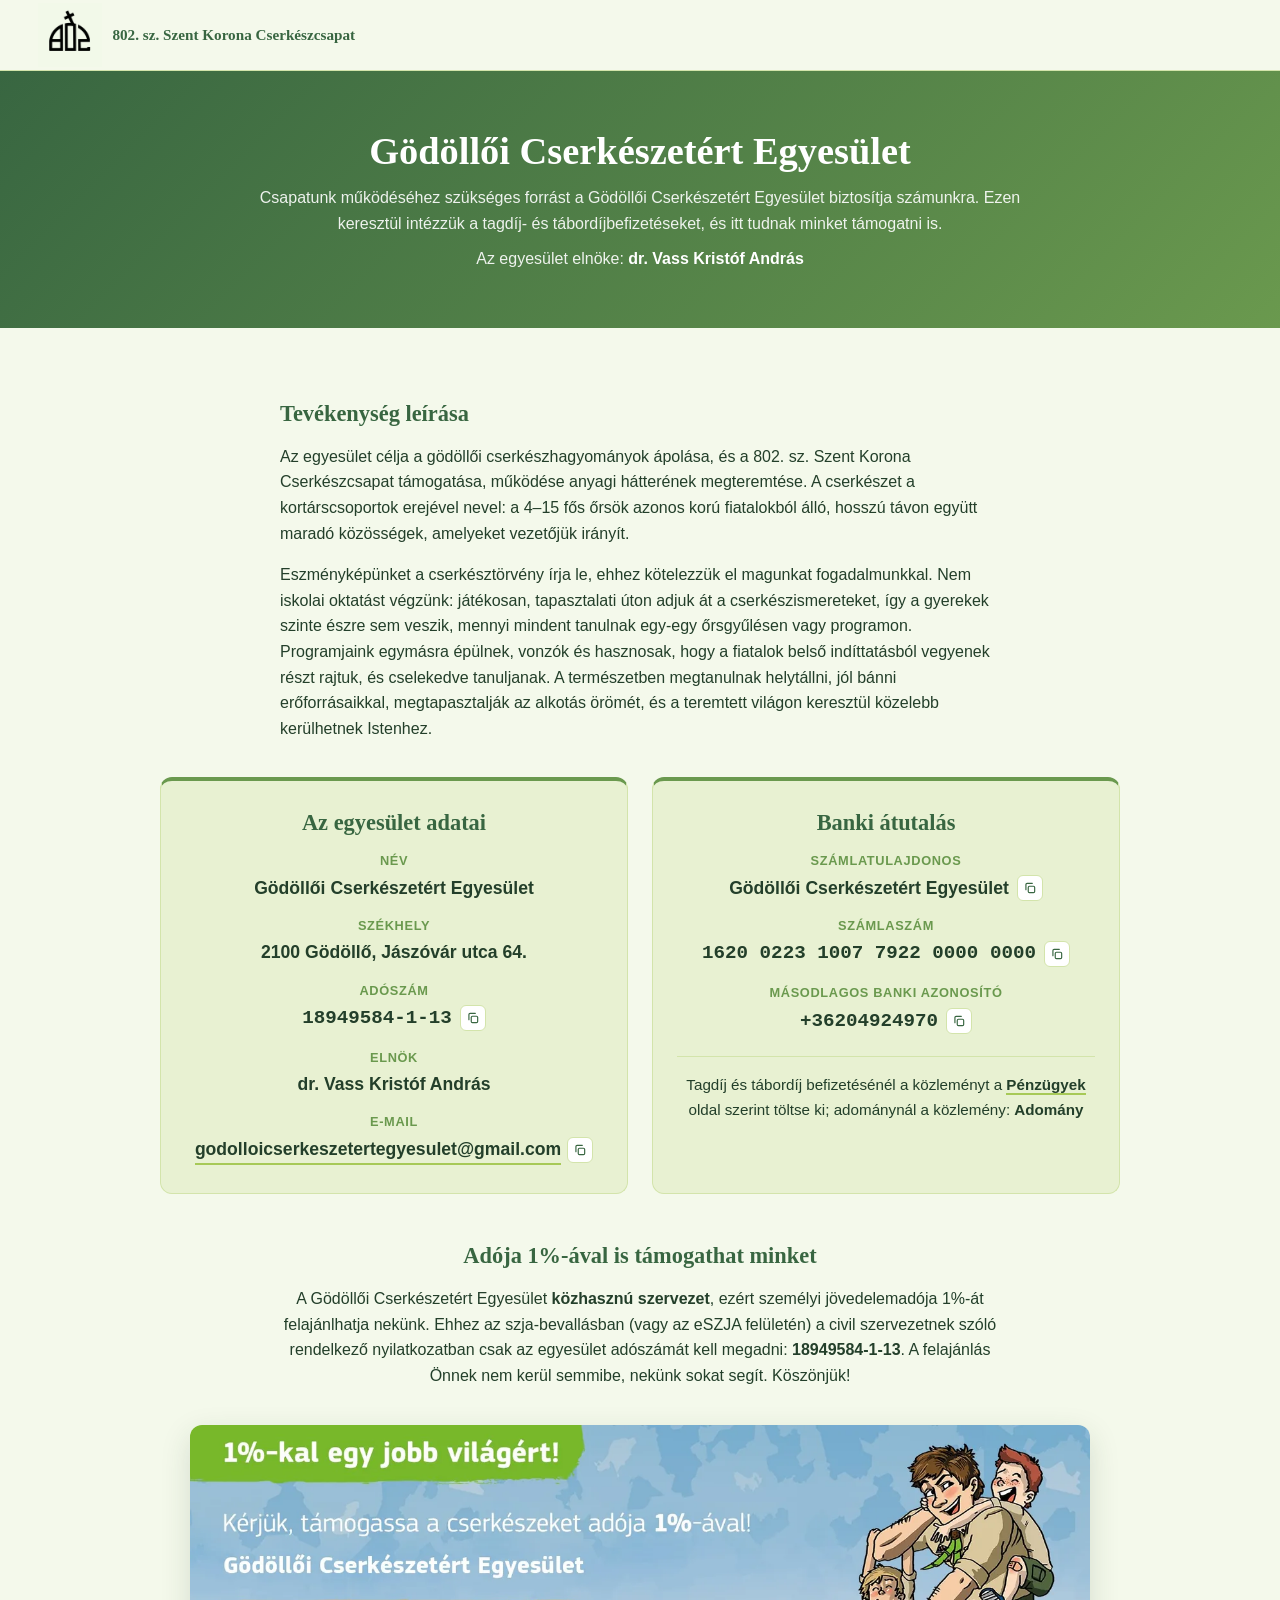
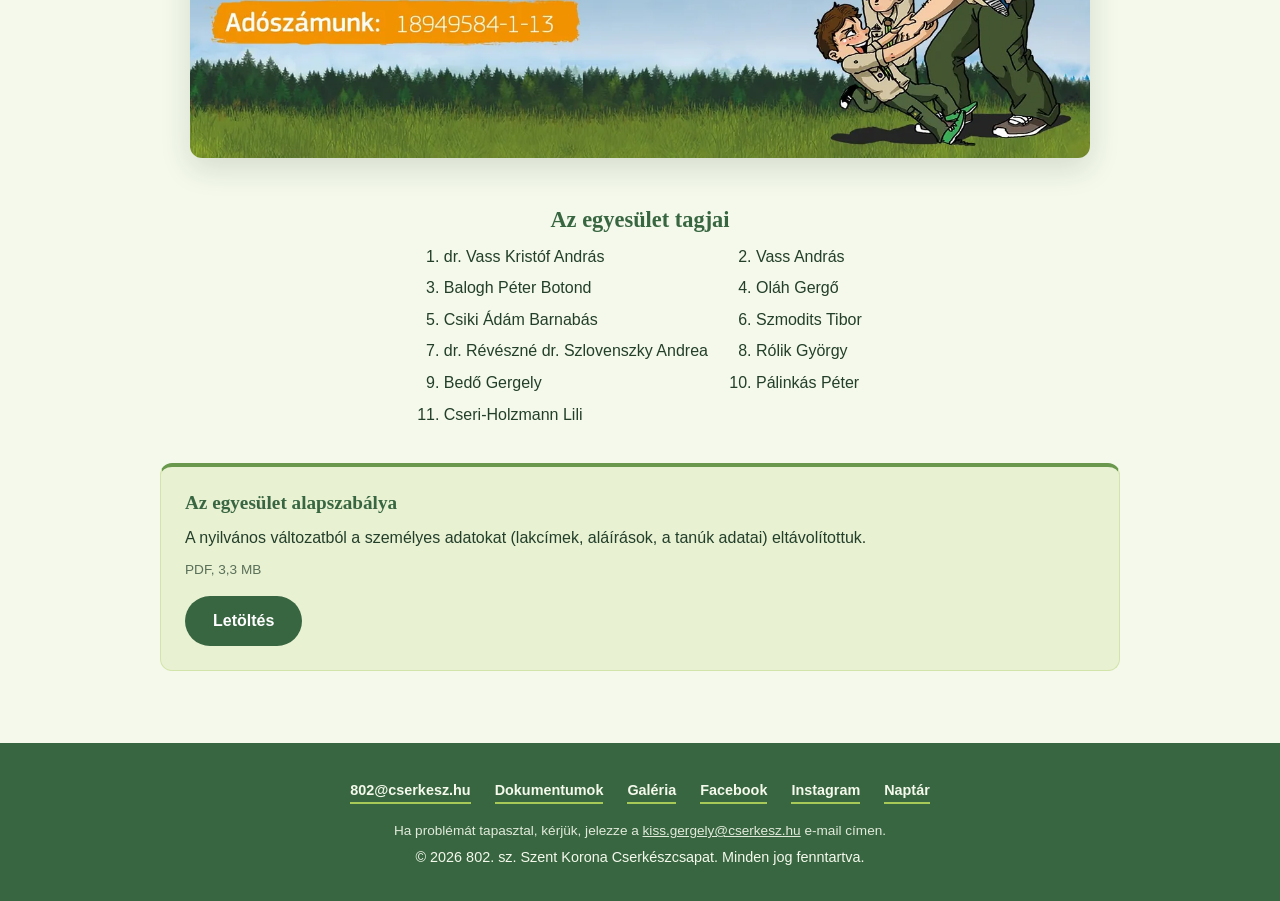
<file: egyesulet.html>
<!DOCTYPE html>
<html lang="hu">
<head>
  <meta charset="UTF-8">
  <!-- Content Security Policy: scripts only from this site (plus the hashed inline script of
       404.html), embeds only from Google Forms/Drive/Maps; a defence in depth against injected code.
       Keep it identical on every page; a new external resource has to be allowed here. -->
  <meta http-equiv="Content-Security-Policy" content="default-src 'self'; script-src 'self' 'sha256-ILmEoDmaDFn/JUVySfZHBvQvwyPFL4ER1KanXS+sU4k='; style-src 'self' 'unsafe-inline'; img-src 'self' data:; connect-src 'self'; frame-src https://docs.google.com https://drive.google.com https://www.google.com https://maps.google.com; object-src 'none'; base-uri 'self'; form-action 'none'; upgrade-insecure-requests">
  <meta name="referrer" content="strict-origin-when-cross-origin">
  <meta name="viewport" content="width=device-width, initial-scale=1.0">
  <title>Egyesület – 802. sz. Szent Korona Cserkészcsapat</title>
  <meta name="description" content="A Gödöllői Cserkészetért Egyesület biztosítja a 802. sz. Szent Korona Cserkészcsapat működéséhez szükséges forrásokat. Adatai, tagjai, alapszabálya és az adó 1%-ának felajánlása.">

  <link rel="canonical" href="https://www.802szentkorona.com/egyesulet">

  <meta property="og:type" content="website">
  <meta property="og:title" content="Gödöllői Cserkészetért Egyesület – 802. sz. Szent Korona Cserkészcsapat">
  <meta property="og:description" content="A csapatunk mögött álló közhasznú egyesület: adatai, tagjai, alapszabálya és az adó 1%-ának felajánlása.">
  <meta property="og:url" content="https://www.802szentkorona.com/egyesulet">
  <meta property="og:image" content="https://www.802szentkorona.com/images/webp/kozos/share.jpg">
  <meta property="og:image:width" content="1200">
  <meta property="og:image:height" content="630">
  <meta property="og:image:alt" content="A 802. sz. Szent Korona Cserkészcsapat tagjai közös csoportképen">
  <meta property="og:site_name" content="802. sz. Szent Korona Cserkészcsapat">
  <meta name="twitter:card" content="summary_large_image">
  <meta property="og:locale" content="hu_HU">

  <link rel="icon" type="image/jpeg" href="images/webp/kozos/logo_green.jpg?v=1">
  <link rel="apple-touch-icon" href="images/webp/kozos/logo_green.jpg?v=1">
  <link rel="stylesheet" href="style.css?v=131">
</head>
<body>

  <!-- Notice bar (red, top of the page) -->
  <!-- NOTICES:START – written by tools/sync_notices.py from the Google Sheet, do not edit by hand -->
  <div class="notice-bar" id="noticeBar"></div>

  <!-- NOTICES:END -->

  <!-- Header / navigation -->
  <header class="site-header">
    <div class="container header-inner">
      <a href="./" class="logo">
        <img class="logo-img" src="images/webp/kozos/logo_white.webp" alt="" data-optional>
        <span class="logo-text">802. sz. Szent Korona Cserkészcsapat</span>
      </a>

      <!-- Hamburger button for the mobile view -->
      <button class="nav-toggle" id="navToggle" type="button" aria-label="Menü megnyitása" aria-expanded="false" aria-controls="mainNav">
        <span></span>
        <span></span>
        <span></span>
      </button>

      <nav class="main-nav" id="mainNav">
        <ul>
          <li><a href="./">Főoldal</a></li>
          <li class="has-sub">
            <button class="nav-sub-toggle" type="button" aria-expanded="false" aria-controls="subPrograms">Események</button>
            <ul class="sub-nav" id="subPrograms">
              <li><a href="programok">Programjaink</a></li>
              <li><a href="tabor">Táboraink</a></li>
            </ul>
          </li>
          <li><a href="csapatotthon">Csapatotthonunk</a></li>
          <li><a href="rolunk">Rólunk</a></li>
          <li class="has-sub is-current">
            <button class="nav-sub-toggle" type="button" aria-expanded="false" aria-controls="subFinance">Pénzügyek</button>
            <ul class="sub-nav" id="subFinance">
              <li><a href="penzugyek#tagdij">Tagdíj</a></li>
              <li><a href="penzugyek#nagytabor">Nagytábordíj</a></li>
              <li><a href="penzugyek#kcstabor">Kcs tábordíj</a></li>
              <li><a href="egyesulet" aria-current="page">Egyesület</a></li>
              <li><a href="eszkozok">Eszközbérlés</a></li>
            </ul>
          </li>
          <li><a class="nav-cta nav-cta-join" href="csatlakozom">Csatlakozom</a></li>
          <li><a class="nav-cta" href="tamogass">Támogass minket</a></li>
        </ul>
      </nav>
    </div>
  </header>

  <!-- Title banner -->
  <section class="page-banner assoc-banner">
    <h1>Gödöllői Cserkészetért Egyesület</h1>
    <p>Csapatunk működéséhez szükséges forrást a Gödöllői Cserkészetért Egyesület biztosítja számunkra. Ezen keresztül intézzük a tagdíj- és tábordíjbefizetéseket, és itt tudnak minket támogatni is.</p>
    <p>Az egyesület elnöke: <strong>dr. Vass Kristóf András</strong></p>
  </section>

  <!--
    The association behind the troop (static page; the bank details are the same as on tamogass.html:
    keep the two identical, the monitor checks both). Member list: from the owner (2026-10-31).
    The bylaws PDF is a public copy: personal data (addresses, ID numbers, signatures, the founders'
    list) removed, the pages kept as images only.
  -->
  <section class="section assoc-page">
    <div class="container">
      <div class="support-text assoc-activity">
        <h3>Tevékenység leírása</h3>
        <p>Az egyesület célja a gödöllői cserkészhagyományok ápolása, és a 802. sz. Szent Korona Cserkészcsapat támogatása, működése anyagi hátterének megteremtése. A cserkészet a kortárscsoportok erejével nevel: a 4–15 fős őrsök azonos korú fiatalokból álló, hosszú távon együtt maradó közösségek, amelyeket vezetőjük irányít.</p>
        <p>Eszményképünket a cserkésztörvény írja le, ehhez kötelezzük el magunkat fogadalmunkkal. Nem iskolai oktatást végzünk: játékosan, tapasztalati úton adjuk át a cserkészismereteket, így a gyerekek szinte észre sem veszik, mennyi mindent tanulnak egy-egy őrsgyűlésen vagy programon. Programjaink egymásra épülnek, vonzók és hasznosak, hogy a fiatalok belső indíttatásból vegyenek részt rajtuk, és cselekedve tanuljanak. A természetben megtanulnak helytállni, jól bánni erőforrásaikkal, megtapasztalják az alkotás örömét, és a teremtett világon keresztül közelebb kerülhetnek Istenhez.</p>
      </div>

      <!-- The association's and the bank details side by side (stacked on mobile), as on tamogass.html -->
      <div class="support-cards">
        <div class="bank-card">
          <h3>Az egyesület adatai</h3>
          <p class="bank-label">Név</p>
          <p class="bank-value">Gödöllői Cserkészetért Egyesület</p>
          <p class="bank-label">Székhely</p>
          <p class="bank-value">2100 Gödöllő, Jászóvár utca 64.</p>
          <p class="bank-label">Adószám</p>
          <div class="bank-copy">
            <p class="bank-value bank-number">18949584-1-13</p>
            <button class="copy-btn" type="button" data-copy="18949584-1-13" data-copy-label="Adószám" aria-label="Adószám másolása" title="Másolás"><svg class="icon-copy" viewBox="0 0 24 24" aria-hidden="true"><rect x="9" y="9" width="11" height="11" rx="2"/><path d="M5 15V6a2 2 0 0 1 2-2h9"/></svg><svg class="icon-check" viewBox="0 0 24 24" aria-hidden="true"><path d="M5 13l4 4L19 7"/></svg></button>
          </div>
          <p class="bank-label">Elnök</p>
          <p class="bank-value">dr. Vass Kristóf András</p>
          <p class="bank-label">E-mail</p>
          <p class="bank-value"><a class="inline-link" href="mailto:godolloicserkeszetertegyesulet@gmail.com">godolloicserkeszetertegyesulet@gmail.com</a></p>
        </div>

        <div class="bank-card">
          <h3>Banki átutalás</h3>
          <p class="bank-label">Számlatulajdonos</p>
          <div class="bank-copy">
            <p class="bank-value">Gödöllői Cserkészetért Egyesület</p>
            <button class="copy-btn" type="button" data-copy="Gödöllői Cserkészetért Egyesület" data-copy-label="Számlatulajdonos" aria-label="Számlatulajdonos másolása" title="Másolás"><svg class="icon-copy" viewBox="0 0 24 24" aria-hidden="true"><rect x="9" y="9" width="11" height="11" rx="2"/><path d="M5 15V6a2 2 0 0 1 2-2h9"/></svg><svg class="icon-check" viewBox="0 0 24 24" aria-hidden="true"><path d="M5 13l4 4L19 7"/></svg></button>
          </div>
          <p class="bank-label">Számlaszám</p>
          <div class="bank-copy">
            <p class="bank-value bank-number">1620 0223 1007 7922 0000 0000</p>
            <button class="copy-btn" type="button" data-copy="162002231007792200000000" data-copy-label="Számlaszám" aria-label="Számlaszám másolása" title="Másolás"><svg class="icon-copy" viewBox="0 0 24 24" aria-hidden="true"><rect x="9" y="9" width="11" height="11" rx="2"/><path d="M5 15V6a2 2 0 0 1 2-2h9"/></svg><svg class="icon-check" viewBox="0 0 24 24" aria-hidden="true"><path d="M5 13l4 4L19 7"/></svg></button>
          </div>
          <p class="bank-label">Másodlagos banki azonosító</p>
          <div class="bank-copy">
            <p class="bank-value bank-number">+36204924970</p>
            <button class="copy-btn" type="button" data-copy="+36204924970" data-copy-label="Másodlagos azonosító" aria-label="Másodlagos banki azonosító másolása" title="Másolás"><svg class="icon-copy" viewBox="0 0 24 24" aria-hidden="true"><rect x="9" y="9" width="11" height="11" rx="2"/><path d="M5 15V6a2 2 0 0 1 2-2h9"/></svg><svg class="icon-check" viewBox="0 0 24 24" aria-hidden="true"><path d="M5 13l4 4L19 7"/></svg></button>
          </div>
          <p class="bank-note">Tagdíj és tábordíj befizetésénél a közleményt a <a class="inline-link" href="penzugyek#tagdij">Pénzügyek</a> oldal szerint töltse ki; adománynál a közlemény: <strong>Adomány</strong></p>
        </div>
      </div>

      <!-- 1% tax offering (the tax number is on the image too) -->
      <div class="support-text assoc-tax">
        <h3>Adója 1%-ával is támogathat minket</h3>
        <p>A Gödöllői Cserkészetért Egyesület <strong>közhasznú szervezet</strong>, ezért személyi jövedelemadója 1%-át felajánlhatja nekünk. Ehhez az szja-bevallásban (vagy az eSZJA felületén) a civil szervezetnek szóló rendelkező nyilatkozatban csak az egyesület adószámát kell megadni: <strong>18949584-1-13</strong>. A felajánlás Önnek nem kerül semmibe, nekünk sokat segít. Köszönjük!</p>
      </div>
      <div class="support-banner">
        <img
          src="images/webp/tamogass/ado1.webp"
          width="1702"
          height="630"
          loading="lazy"
          alt="1%-kal egy jobb világért! Kérjük, támogassa a cserkészeket adója 1%-ával! Gödöllői Cserkészetért Egyesület, adószámunk: 18949584-1-13">
      </div>

      <div class="support-text assoc-members">
        <h3>Az egyesület tagjai</h3>
        <ol class="member-list">
          <li>dr. Vass Kristóf András</li>
          <li>Vass András</li>
          <li>Balogh Péter Botond</li>
          <li>Oláh Gergő</li>
          <li>Csiki Ádám Barnabás</li>
          <li>Szmodits Tibor</li>
          <li>dr. Révészné dr. Szlovenszky Andrea</li>
          <li>Rólik György</li>
          <li>Bedő Gergely</li>
          <li>Pálinkás Péter</li>
          <li>Cseri-Holzmann Lili</li>
        </ol>
      </div>

      <div class="doc-grid assoc-docs">
        <div class="doc-card">
          <h3>Az egyesület alapszabálya</h3>
          <p>A nyilvános változatból a személyes adatokat (lakcímek, aláírások, a tanúk adatai) eltávolítottuk.</p>
          <p class="doc-meta">PDF, 3,3 MB</p>
          <a class="btn btn-primary" href="pdf/alapszabaly.pdf" download="Gödöllői Cserkészetért Egyesület – alapszabály.pdf">Letöltés</a>
        </div>
      </div>
    </div>
  </section>

  <!-- Footer -->
  <footer class="site-footer">
    <div class="container">
      <div class="footer-links">
        <a href="mailto:802@cserkesz.hu">802@cserkesz.hu</a>
        <a href="dokumentumok">Dokumentumok</a>
        <a href="galeria">Galéria</a>
        <a href="https://www.facebook.com/802szentkorona" target="_blank" rel="noopener noreferrer">Facebook</a>
        <a href="https://www.instagram.com/802szentkorona/" target="_blank" rel="noopener noreferrer">Instagram</a>
        <a href="programok#naptar">Naptár</a>
      </div>
      <!-- ADMIN_CONTACT:START – written by tools/sync_footer.py from the ADMIN_EMAIL secret, do not edit by hand -->
      <p class="footer-report">Ha problémát tapasztal, kérjük, jelezze a <a href="mailto:kiss.gergely@cserkesz.hu">kiss.gergely@cserkesz.hu</a> e-mail címen.</p>

      <!-- ADMIN_CONTACT:END -->
      <p>&copy; <span id="year"></span> 802. sz. Szent Korona Cserkészcsapat. Minden jog fenntartva.</p>
    </div>
  </footer>

  <script src="script.js?v=78"></script>
</body>
</html>
</file>
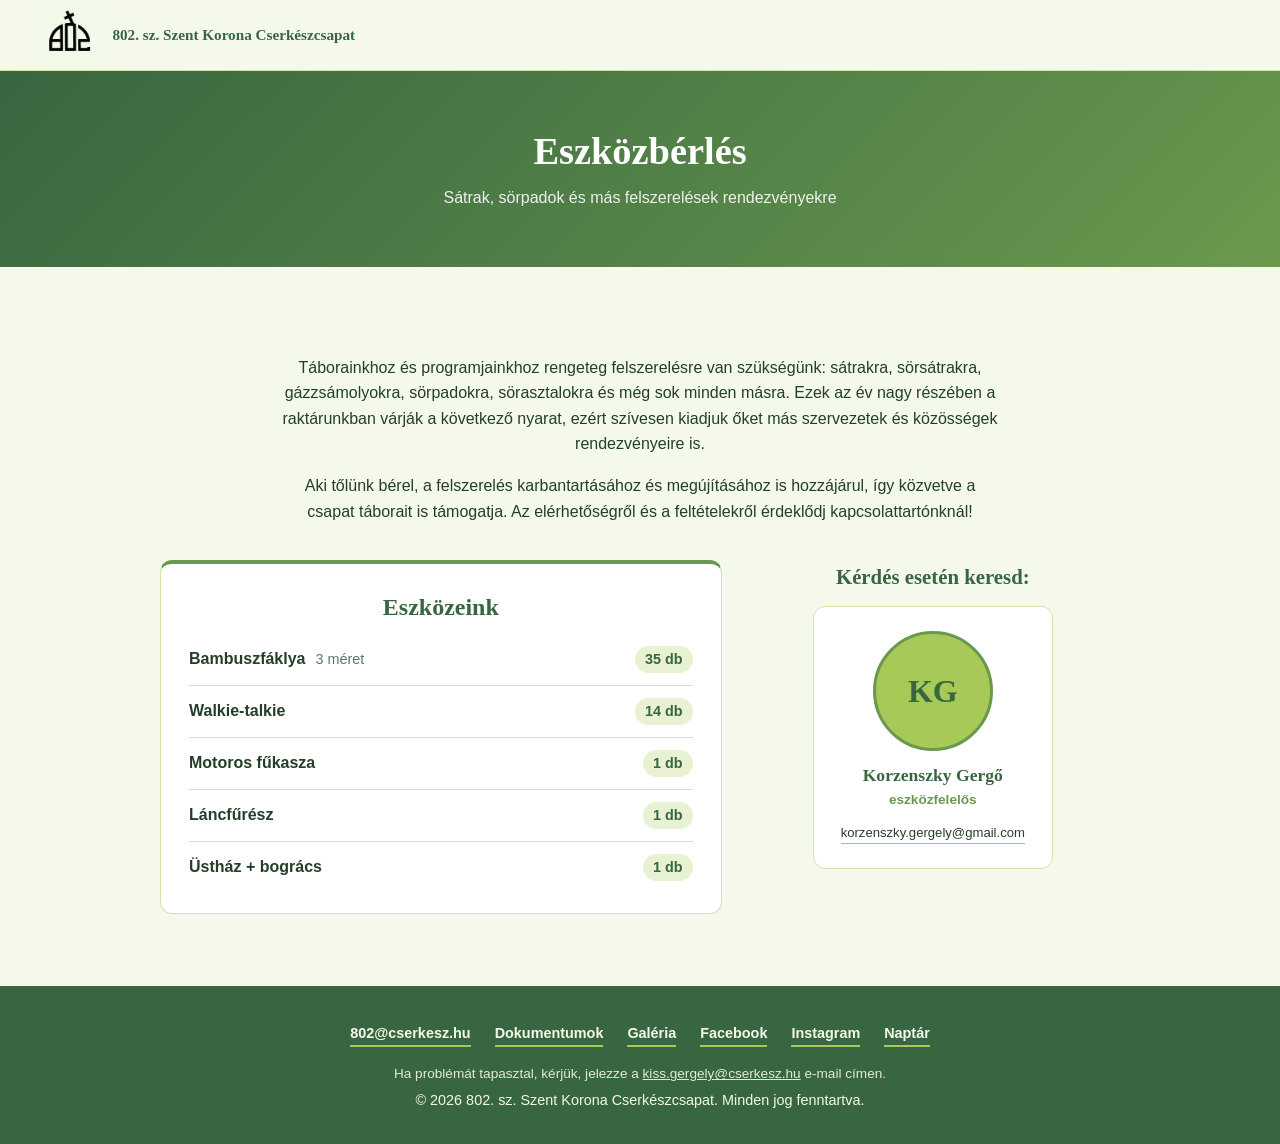
<file: eszkozok.html>
<!DOCTYPE html>
<html lang="hu">
<head>
  <meta charset="UTF-8">
  <!-- Content Security Policy: scripts only from this site (plus the hashed inline script of
       404.html), embeds only from Google Forms/Drive/Maps; a defence in depth against injected code.
       Keep it identical on every page; a new external resource has to be allowed here. -->
  <meta http-equiv="Content-Security-Policy" content="default-src 'self'; script-src 'self' 'sha256-ILmEoDmaDFn/JUVySfZHBvQvwyPFL4ER1KanXS+sU4k='; style-src 'self' 'unsafe-inline'; img-src 'self' data:; connect-src 'self'; frame-src https://docs.google.com https://drive.google.com https://www.google.com https://maps.google.com; object-src 'none'; base-uri 'self'; form-action 'none'; upgrade-insecure-requests">
  <meta name="referrer" content="strict-origin-when-cross-origin">
  <meta name="viewport" content="width=device-width, initial-scale=1.0">
  <title>Eszközbérlés – 802. sz. Szent Korona Cserkészcsapat</title>
  <meta name="description" content="Sátrak, sörsátrak, sörpadok, sörasztalok, gázzsámolyok és más felszerelések bérlése rendezvényekre a 802-es cserkészcsapattól, Gödöllőn.">

  <link rel="canonical" href="https://www.802szentkorona.com/eszkozok">

  <meta property="og:type" content="website">
  <meta property="og:title" content="Eszközbérlés – 802. sz. Szent Korona Cserkészcsapat">
  <meta property="og:description" content="Sátrak, sörpadok és más felszerelések bérlése rendezvényekre.">
  <meta property="og:url" content="https://www.802szentkorona.com/eszkozok">
  <meta property="og:image" content="https://www.802szentkorona.com/images/webp/kozos/share.jpg">
  <meta property="og:image:width" content="1200">
  <meta property="og:image:height" content="630">
  <meta property="og:image:alt" content="A 802. sz. Szent Korona Cserkészcsapat tagjai közös csoportképen">
  <meta property="og:site_name" content="802. sz. Szent Korona Cserkészcsapat">
  <meta name="twitter:card" content="summary_large_image">
  <meta property="og:locale" content="hu_HU">

  <link rel="icon" type="image/jpeg" href="images/webp/kozos/logo_green.jpg?v=1">
  <link rel="apple-touch-icon" href="images/webp/kozos/logo_green.jpg?v=1">
  <link rel="stylesheet" href="style.css?v=131">
</head>
<body>

  <!-- Notice bar (red, top of the page) -->
  <!-- NOTICES:START – written by tools/sync_notices.py from the Google Sheet, do not edit by hand -->
  <div class="notice-bar" id="noticeBar"></div>

  <!-- NOTICES:END -->

  <!-- Header / navigation -->
  <header class="site-header">
    <div class="container header-inner">
      <a href="./" class="logo">
        <img class="logo-img" src="images/webp/kozos/logo_white.webp" alt="" data-optional>
        <span class="logo-text">802. sz. Szent Korona Cserkészcsapat</span>
      </a>

      <!-- Hamburger button for the mobile view -->
      <button class="nav-toggle" id="navToggle" type="button" aria-label="Menü megnyitása" aria-expanded="false" aria-controls="mainNav">
        <span></span>
        <span></span>
        <span></span>
      </button>

      <nav class="main-nav" id="mainNav">
        <ul>
          <li><a href="./">Főoldal</a></li>
          <li class="has-sub">
            <button class="nav-sub-toggle" type="button" aria-expanded="false" aria-controls="subPrograms">Események</button>
            <ul class="sub-nav" id="subPrograms">
              <li><a href="programok">Programjaink</a></li>
              <li><a href="tabor">Táboraink</a></li>
            </ul>
          </li>
          <li><a href="csapatotthon">Csapatotthonunk</a></li>
          <li><a href="rolunk">Rólunk</a></li>
          <li class="has-sub is-current">
            <button class="nav-sub-toggle" type="button" aria-expanded="false" aria-controls="subFinance">Pénzügyek</button>
            <ul class="sub-nav" id="subFinance">
              <li><a href="penzugyek#tagdij">Tagdíj</a></li>
              <li><a href="penzugyek#nagytabor">Nagytábordíj</a></li>
              <li><a href="penzugyek#kcstabor">Kcs tábordíj</a></li>
              <li><a href="egyesulet">Egyesület</a></li>
              <li><a href="eszkozok" aria-current="page">Eszközbérlés</a></li>
            </ul>
          </li>
          <li><a class="nav-cta nav-cta-join" href="csatlakozom">Csatlakozom</a></li>
          <li><a class="nav-cta" href="tamogass">Támogass minket</a></li>
        </ul>
      </nav>
    </div>
  </header>

  <!-- Title banner -->
  <section class="page-banner">
    <h1>Eszközbérlés</h1>
    <p>Sátrak, sörpadok és más felszerelések rendezvényekre</p>
  </section>

  <!--
    The equipment list and the contact come from the "Eszközök" and "Eszközök kapcsolattartója"
    sheets of the team's Google Sheet (tools/sync_equipment.py, hourly). The introduction can be
    edited here.
  -->
  <section class="section">
    <div class="container">
      <div class="support-text gear-intro">
        <p>
          Táborainkhoz és programjainkhoz rengeteg felszerelésre van szükségünk: sátrakra,
          sörsátrakra, gázzsámolyokra, sörpadokra, sörasztalokra és még sok minden másra.
          Ezek az év nagy részében a raktárunkban várják a következő nyarat, ezért szívesen
          kiadjuk őket más szervezetek és közösségek rendezvényeire is.
        </p>
        <p>
          Aki tőlünk bérel, a felszerelés karbantartásához és megújításához is hozzájárul,
          így közvetve a csapat táborait is támogatja. Az elérhetőségről és a feltételekről
          érdeklődj kapcsolattartónknál!
        </p>
      </div>

      <div class="gear-layout">
        <div class="gear-card">
          <h2>Eszközeink</h2>
          <!-- EQUIPMENT:START – written by tools/sync_equipment.py from the Google Sheet, do not edit by hand -->
        <ul class="gear-list">
          <li class="gear-item">
            <span class="gear-name">Bambuszfáklya</span>
            <span class="gear-note">3 méret</span>
            <span class="gear-count">35 db</span>
          </li>
          <li class="gear-item">
            <span class="gear-name">Walkie-talkie</span>
            <span class="gear-count">14 db</span>
          </li>
          <li class="gear-item">
            <span class="gear-name">Motoros fűkasza</span>
            <span class="gear-count">1 db</span>
          </li>
          <li class="gear-item">
            <span class="gear-name">Láncfűrész</span>
            <span class="gear-count">1 db</span>
          </li>
          <li class="gear-item">
            <span class="gear-name">Üstház + bogrács</span>
            <span class="gear-count">1 db</span>
          </li>
        </ul>

        <!-- EQUIPMENT:END -->
        </div>

        <div class="gear-contact">
          <h3>Kérdés esetén keresd:</h3>
          <!-- EQUIPMENT_CONTACT:START – written by tools/sync_equipment.py from the Google Sheet, do not edit by hand -->
          <div class="gear-contact-cards">
            <div class="person-card has-bio">
              <div class="person-photo" data-initials="KG">
              </div>
              <h3>Korzenszky Gergő</h3>
              <p class="person-role">eszközfelelős</p>
              <a class="person-email" href="mailto:korzenszky.gergely@gmail.com">korzenszky.gergely@<wbr>gmail.com</a>
              <div class="person-bio" hidden>
                <p class="person-bio-role">eszközfelelős</p>
                <ul class="person-bio-contact">
                  <li><a class="person-email" href="mailto:korzenszky.gergely@gmail.com">korzenszky.gergely@gmail.com</a></li>
                </ul>
              </div>
            </div>
          </div>

          <!-- EQUIPMENT_CONTACT:END -->
        </div>
      </div>
    </div>
  </section>

  <!-- Footer -->
  <footer class="site-footer">
    <div class="container">
      <div class="footer-links">
        <a href="mailto:802@cserkesz.hu">802@cserkesz.hu</a>
        <a href="dokumentumok">Dokumentumok</a>
        <a href="galeria">Galéria</a>
        <a href="https://www.facebook.com/802szentkorona" target="_blank" rel="noopener noreferrer">Facebook</a>
        <a href="https://www.instagram.com/802szentkorona/" target="_blank" rel="noopener noreferrer">Instagram</a>
        <a href="programok#naptar">Naptár</a>
      </div>
      <!-- ADMIN_CONTACT:START – written by tools/sync_footer.py from the ADMIN_EMAIL secret, do not edit by hand -->
      <p class="footer-report">Ha problémát tapasztal, kérjük, jelezze a <a href="mailto:kiss.gergely@cserkesz.hu">kiss.gergely@cserkesz.hu</a> e-mail címen.</p>

      <!-- ADMIN_CONTACT:END -->
      <p>&copy; <span id="year"></span> 802. sz. Szent Korona Cserkészcsapat. Minden jog fenntartva.</p>
    </div>
  </footer>

  <script src="script.js?v=78"></script>
</body>
</html>
</file>
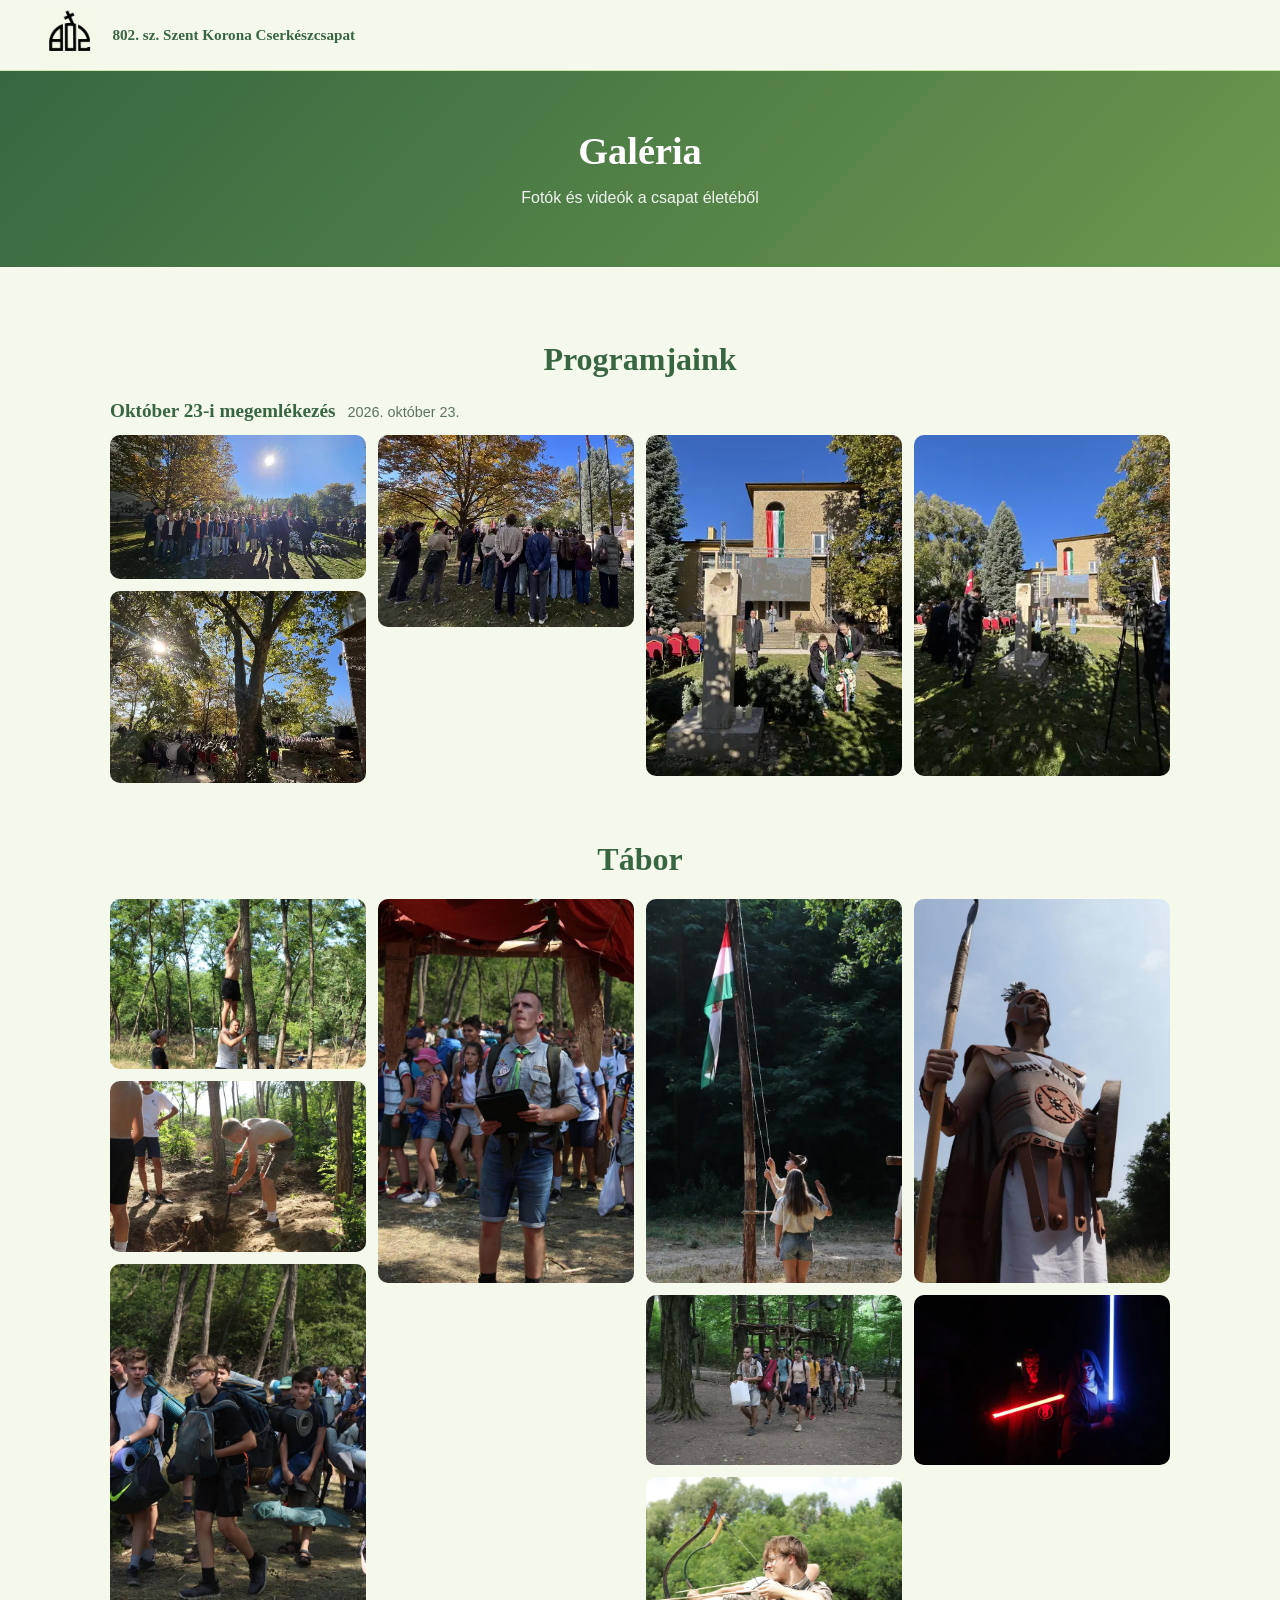
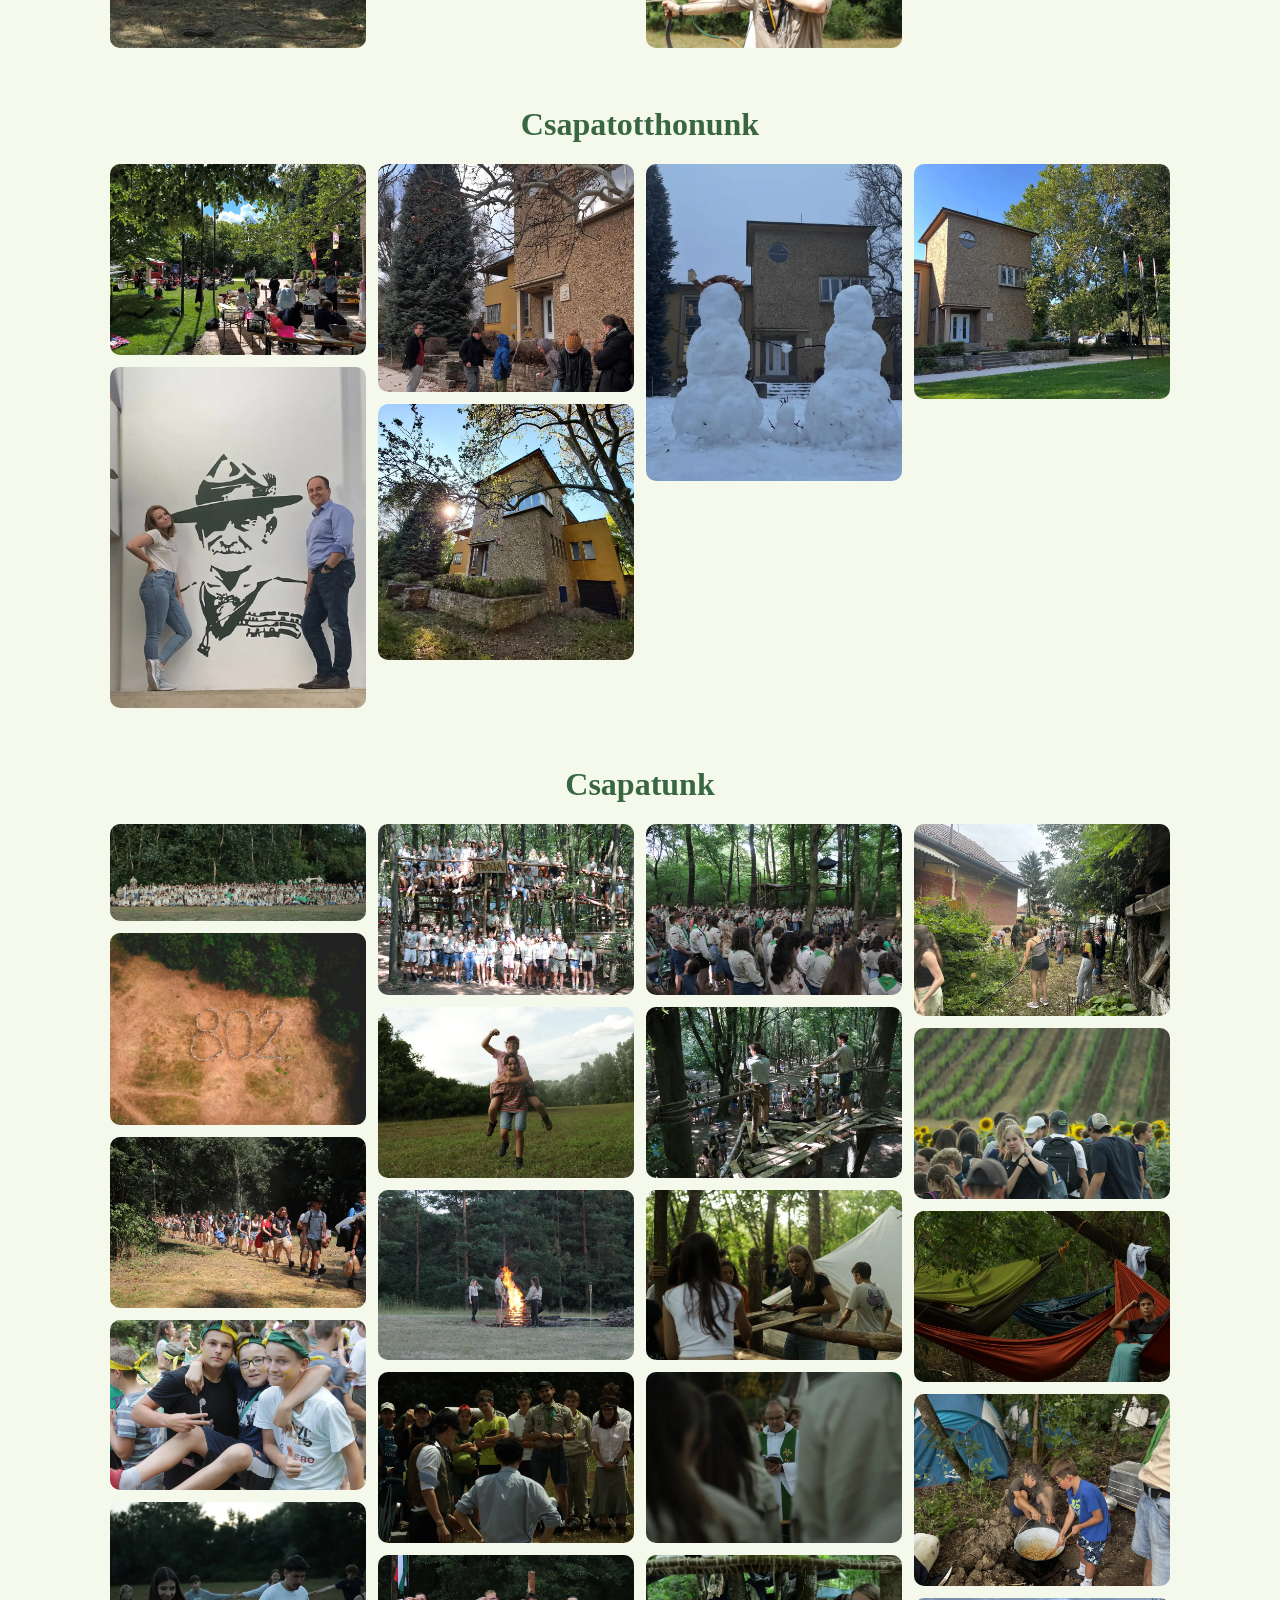
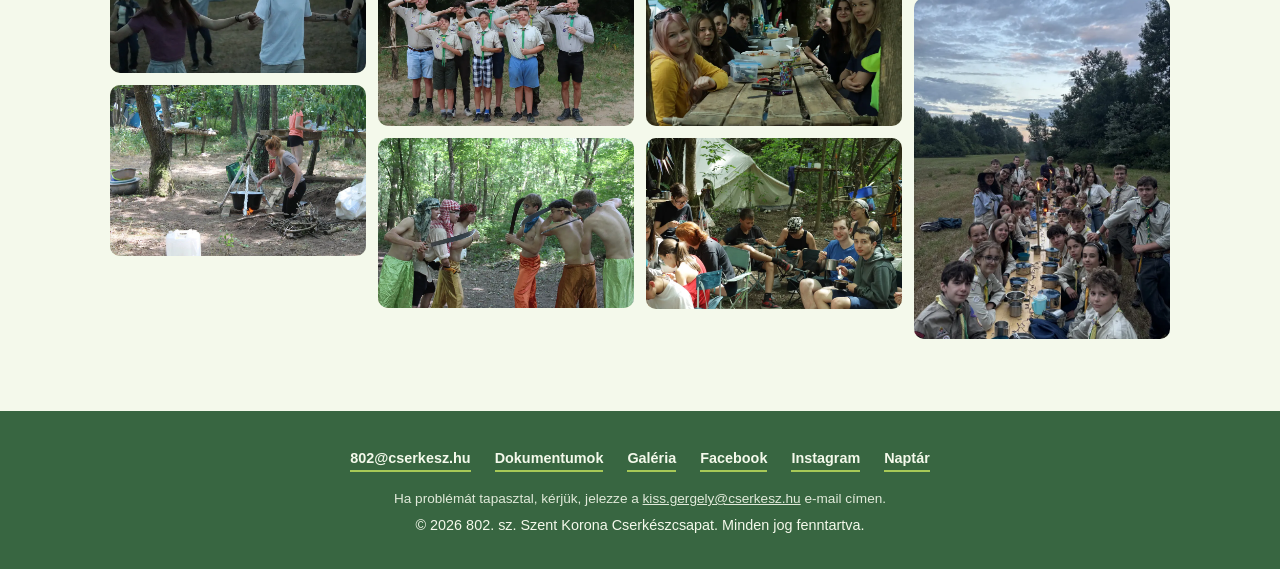
<file: galeria.html>
<!DOCTYPE html>
<html lang="hu">
<head>
  <meta charset="UTF-8">
  <!-- Content Security Policy: scripts only from this site (plus the hashed inline script of
       404.html), embeds only from Google Forms/Drive/Maps; a defence in depth against injected code.
       Keep it identical on every page; a new external resource has to be allowed here. -->
  <meta http-equiv="Content-Security-Policy" content="default-src 'self'; script-src 'self' 'sha256-ILmEoDmaDFn/JUVySfZHBvQvwyPFL4ER1KanXS+sU4k='; style-src 'self' 'unsafe-inline'; img-src 'self' data:; connect-src 'self'; frame-src https://docs.google.com https://drive.google.com https://www.google.com https://maps.google.com; object-src 'none'; base-uri 'self'; form-action 'none'; upgrade-insecure-requests">
  <meta name="referrer" content="strict-origin-when-cross-origin">
  <meta name="viewport" content="width=device-width, initial-scale=1.0">
  <title>Galéria – 802. sz. Szent Korona Cserkészcsapat</title>
  <meta name="description" content="Fotók és videók a 802. sz. Szent Korona Cserkészcsapat életéből: programok, táborok, csapatotthon.">

  <link rel="canonical" href="https://www.802szentkorona.com/galeria">

  <meta property="og:type" content="website">
  <meta property="og:title" content="Galéria – 802. sz. Szent Korona Cserkészcsapat">
  <meta property="og:description" content="Fotók és videók a csapat életéből.">
  <meta property="og:url" content="https://www.802szentkorona.com/galeria">
  <meta property="og:image" content="https://www.802szentkorona.com/images/webp/kozos/share.jpg">
  <meta property="og:image:width" content="1200">
  <meta property="og:image:height" content="630">
  <meta property="og:image:alt" content="A 802. sz. Szent Korona Cserkészcsapat tagjai közös csoportképen">
  <meta property="og:site_name" content="802. sz. Szent Korona Cserkészcsapat">
  <meta name="twitter:card" content="summary_large_image">
  <meta property="og:locale" content="hu_HU">

  <link rel="icon" type="image/jpeg" href="images/webp/kozos/logo_green.jpg?v=1">
  <link rel="apple-touch-icon" href="images/webp/kozos/logo_green.jpg?v=1">
  <link rel="stylesheet" href="style.css?v=131">
</head>
<body>

  <!-- Notice bar (red, top of the page) -->
  <!-- NOTICES:START – written by tools/sync_notices.py from the Google Sheet, do not edit by hand -->
  <div class="notice-bar" id="noticeBar"></div>

  <!-- NOTICES:END -->

  <!-- Header / navigation -->
  <header class="site-header">
    <div class="container header-inner">
      <a href="./" class="logo">
        <img class="logo-img" src="images/webp/kozos/logo_white.webp" alt="" data-optional>
        <span class="logo-text">802. sz. Szent Korona Cserkészcsapat</span>
      </a>

      <!-- Hamburger button for the mobile view -->
      <button class="nav-toggle" id="navToggle" type="button" aria-label="Menü megnyitása" aria-expanded="false" aria-controls="mainNav">
        <span></span>
        <span></span>
        <span></span>
      </button>

      <nav class="main-nav" id="mainNav">
        <ul>
          <li><a href="./">Főoldal</a></li>
          <li class="has-sub">
            <button class="nav-sub-toggle" type="button" aria-expanded="false" aria-controls="subPrograms">Események</button>
            <ul class="sub-nav" id="subPrograms">
              <li><a href="programok">Programjaink</a></li>
              <li><a href="tabor">Táboraink</a></li>
            </ul>
          </li>
          <li><a href="csapatotthon">Csapatotthonunk</a></li>
          <li><a href="rolunk">Rólunk</a></li>
          <li class="has-sub">
            <button class="nav-sub-toggle" type="button" aria-expanded="false" aria-controls="subFinance">Pénzügyek</button>
            <ul class="sub-nav" id="subFinance">
              <li><a href="penzugyek#tagdij">Tagdíj</a></li>
              <li><a href="penzugyek#nagytabor">Nagytábordíj</a></li>
              <li><a href="penzugyek#kcstabor">Kcs tábordíj</a></li>
              <li><a href="egyesulet">Egyesület</a></li>
              <li><a href="eszkozok">Eszközbérlés</a></li>
            </ul>
          </li>
          <li><a class="nav-cta nav-cta-join" href="csatlakozom">Csatlakozom</a></li>
          <li><a class="nav-cta" href="tamogass">Támogass minket</a></li>
        </ul>
      </nav>
    </div>
  </header>

  <!-- Title banner -->
  <section class="page-banner">
    <h1>Galéria</h1>
    <p>Fotók és videók a csapat életéből</p>
  </section>

  <!--
    The gallery is built by tools/sync_gallery.py from the site's images and the programs'
    images/videos coming from Drive (hourly, together with the other syncs). The leaders'
    portraits, the logos and the posters are left out. Clicking opens a lightbox that pages
    through the whole gallery (data-gallery); videos start in the lightbox, on click.
  -->
  <section class="section">
    <div class="container gallery-page" data-gallery>
      <!-- GALLERY:START – written by tools/sync_gallery.py, do not edit by hand -->
      <section class="gallery-section" id="galeria-programok">
        <h2>Programjaink</h2>
        <h3 class="gallery-subtitle">Október 23-i megemlékezés <span class="gallery-date">2026. október 23.</span></h3>
        <div class="site-gallery">
          <img src="images/webp/programok/okt-23/thumb/7054.webp" data-full="images/webp/programok/okt-23/7054.webp" alt="Október 23-i megemlékezés – 1. kép" loading="lazy">
          <img src="images/webp/programok/okt-23/thumb/img-7403.webp" data-full="images/webp/programok/okt-23/img-7403.webp" alt="Október 23-i megemlékezés – 2. kép" loading="lazy">
          <img src="images/webp/programok/okt-23/thumb/img-7404.webp" data-full="images/webp/programok/okt-23/img-7404.webp" alt="Október 23-i megemlékezés – 3. kép" loading="lazy">
          <img src="images/webp/programok/okt-23/thumb/img-7406.webp" data-full="images/webp/programok/okt-23/img-7406.webp" alt="Október 23-i megemlékezés – 4. kép" loading="lazy">
          <img src="images/webp/programok/okt-23/thumb/img-7407.webp" data-full="images/webp/programok/okt-23/img-7407.webp" alt="Október 23-i megemlékezés – 5. kép" loading="lazy">
        </div>
      </section>
      <section class="gallery-section" id="galeria-tabor">
        <h2>Tábor</h2>
        <div class="site-gallery">
          <img src="images/webp/tabor/thumb/epitkezes1.webp" data-full="images/webp/tabor/epitkezes1.webp" alt="Gyerekek és vezetők építkeznek a tábor helyszínén, egy fa tövében" loading="lazy">
          <img src="images/webp/tabor/thumb/epitkezes2.webp" data-full="images/webp/tabor/epitkezes2.webp" alt="Egy fiú ásóval dolgozik a tábor építésekor" loading="lazy">
          <img src="images/webp/tabor/thumb/felszereles1.webp" data-full="images/webp/tabor/felszereles1.webp" alt="Hátizsákos gyerekek gyülekeznek a tábor kezdetén" loading="lazy">
          <img src="images/webp/tabor/thumb/felszereles2.webp" data-full="images/webp/tabor/felszereles2.webp" alt="Egy vezető áll a tábori gyülekezőn, körülötte gyerekek" loading="lazy">
          <img src="images/webp/tabor/thumb/programok1.webp" data-full="images/webp/tabor/programok1.webp" alt="Zászlófelvonás a tábori zászlórúdnál" loading="lazy">
          <img src="images/webp/tabor/thumb/programok2.webp" data-full="images/webp/tabor/programok2.webp" alt="Gyerekek és vezetők csoportja gyalogol az erdőben" loading="lazy">
          <img src="images/webp/tabor/thumb/programok3.webp" data-full="images/webp/tabor/programok3.webp" alt="Íjászat a táborban" loading="lazy">
          <img src="images/webp/tabor/thumb/km1.webp" data-full="images/webp/tabor/km1.webp" alt="Jelmezes vezető páncélban, lándzsával és pajzzsal a keretmese egyik jelenetében" loading="lazy">
          <img src="images/webp/tabor/thumb/km2.webp" data-full="images/webp/tabor/km2.webp" alt="Star Wars-jelmezes vezetők fénykardokkal a keretmese egyik jelenetében" loading="lazy">
        </div>
      </section>
      <section class="gallery-section" id="galeria-csapatotthonunk">
        <h2>Csapatotthonunk</h2>
        <div class="site-gallery">
          <img src="images/webp/csapatotthon/bezsilla4.webp" data-full="images/webp/csapatotthon/bezsilla4.webp" alt="Cserkészek a Bezsilla villa kertjében, padoknál és asztaloknál" loading="lazy">
          <img src="images/webp/csapatotthon/bezsilla2.webp" data-full="images/webp/csapatotthon/bezsilla2.webp" alt="Két ember a falra festett Baden-Powell-portré mellett" loading="lazy">
          <img src="images/webp/csapatotthon/bezsilla6.webp" data-full="images/webp/csapatotthon/bezsilla6.webp" alt="Fiatalok a Bezsilla villa bejárata előtt télen" loading="lazy">
          <img src="images/webp/csapatotthon/bezsilla1.webp" data-full="images/webp/csapatotthon/bezsilla1.webp" alt="A Bezsilla villa napsütésben, fák alatt" loading="lazy">
          <img src="images/webp/csapatotthon/bezsilla5.webp" data-full="images/webp/csapatotthon/bezsilla5.webp" alt="Két hóember a Bezsilla villa előtt télen" loading="lazy">
          <img src="images/webp/csapatotthon/bezsilla3.webp" data-full="images/webp/csapatotthon/bezsilla3.webp" alt="A Bezsilla villa és a kert zászlókkal" loading="lazy">
        </div>
      </section>
      <section class="gallery-section" id="galeria-csapatunk">
        <h2>Csapatunk</h2>
        <div class="site-gallery">
          <img src="images/webp/fooldal/csapatunk.webp" data-full="images/webp/fooldal/csapatunk.webp" alt="A csapat tagjai közös csoportképen az erdő előtt" loading="lazy">
          <img src="images/webp/fooldal/hero.webp" data-full="images/webp/fooldal/hero.webp" alt="Cserkészek madártávlatból, a réten kirakott 802-es szám" loading="lazy">
          <img src="images/webp/rolunk/img_3437.webp" data-full="images/webp/rolunk/img_3437.webp" alt="Cserkészek vonulnak az erdőben" loading="lazy">
          <img src="images/webp/rolunk/csapat_baratok.webp" data-full="images/webp/rolunk/csapat_baratok.webp" alt="Három nevető fiú átkarolja egymást a táborban, zöld-sárga kendővel a fejükön" loading="lazy">
          <img src="images/webp/rolunk/img_7323.webp" data-full="images/webp/rolunk/img_7323.webp" alt="Gyerekek körben fogják egymás kezét egy réten" loading="lazy">
          <img src="images/webp/rolunk/csapat_fozes.webp" data-full="images/webp/rolunk/csapat_fozes.webp" alt="Bográcsban főznek a táborban, a fák között épített asztalok mellett" loading="lazy">
          <img src="images/webp/rolunk/img_9892.webp" data-full="images/webp/rolunk/img_9892.webp" alt="Gyerekek és vezetők egy fából épített tábori építmény körül" loading="lazy">
          <img src="images/webp/rolunk/img_6306.webp" data-full="images/webp/rolunk/img_6306.webp" alt="Egy gyerek a hátán cipel egy másikat egy réten" loading="lazy">
          <img src="images/webp/rolunk/csapat_tabortuz.webp" data-full="images/webp/rolunk/csapat_tabortuz.webp" alt="Egyenruhás vezetők a tábortűz mellett egy erdőszéli réten" loading="lazy">
          <img src="images/webp/rolunk/img_6220.webp" data-full="images/webp/rolunk/img_6220.webp" alt="Vezetők és fiatalok csoportja az erdőben" loading="lazy">
          <img src="images/webp/rolunk/img_0915.webp" data-full="images/webp/rolunk/img_0915.webp" alt="Cserkészek tisztelegnek sorban egy zászló előtt" loading="lazy">
          <img src="images/webp/rolunk/img_1338.webp" data-full="images/webp/rolunk/img_1338.webp" alt="Jelmezes gyerekek kardokkal játszanak az erdőben" loading="lazy">
          <img src="images/webp/rolunk/img_3298.webp" data-full="images/webp/rolunk/img_3298.webp" alt="Cserkészek szabadtéri szentmisén az erdőben" loading="lazy">
          <img src="images/webp/rolunk/img_3226.webp" data-full="images/webp/rolunk/img_3226.webp" alt="Vezetők és gyerekek egy fából épített pallóhídon" loading="lazy">
          <img src="images/webp/rolunk/img_6290.webp" data-full="images/webp/rolunk/img_6290.webp" alt="Gyerekek egy sátor mellett a táborban" loading="lazy">
          <img src="images/webp/rolunk/img_7015.webp" data-full="images/webp/rolunk/img_7015.webp" alt="Pap a cserkészmisén" loading="lazy">
          <img src="images/webp/rolunk/img_6550.webp" data-full="images/webp/rolunk/img_6550.webp" alt="Fiatalok egy fa asztalnál a táborban" loading="lazy">
          <img src="images/webp/rolunk/img_6676.webp" data-full="images/webp/rolunk/img_6676.webp" alt="Cserkészek pihennek a táborban egy sátor előtt" loading="lazy">
          <img src="images/webp/rolunk/img_8400.webp" data-full="images/webp/rolunk/img_8400.webp" alt="Cserkészek a ház kertjében munka közben" loading="lazy">
          <img src="images/webp/rolunk/img_6571.webp" data-full="images/webp/rolunk/img_6571.webp" alt="Gyerekek egy napraforgó- és szántóföld mellett" loading="lazy">
          <img src="images/webp/rolunk/img_6570.webp" data-full="images/webp/rolunk/img_6570.webp" alt="Függőágyak az erdőben" loading="lazy">
          <img src="images/webp/rolunk/img_8406.webp" data-full="images/webp/rolunk/img_8406.webp" alt="Gyerekek bográcsban főznek a táborban" loading="lazy">
          <img src="images/webp/rolunk/img_7826.webp" data-full="images/webp/rolunk/img_7826.webp" alt="Hosszú asztalnál vacsorázó cserkészek naplementekor" loading="lazy">
        </div>
      </section>

      <!-- GALLERY:END -->
    </div>
  </section>

  <!-- Footer -->
  <footer class="site-footer">
    <div class="container">
      <div class="footer-links">
        <a href="mailto:802@cserkesz.hu">802@cserkesz.hu</a>
        <a href="dokumentumok">Dokumentumok</a>
        <a href="galeria">Galéria</a>
        <a href="https://www.facebook.com/802szentkorona" target="_blank" rel="noopener noreferrer">Facebook</a>
        <a href="https://www.instagram.com/802szentkorona/" target="_blank" rel="noopener noreferrer">Instagram</a>
        <a href="programok#naptar">Naptár</a>
      </div>
      <!-- ADMIN_CONTACT:START – written by tools/sync_footer.py from the ADMIN_EMAIL secret, do not edit by hand -->
      <p class="footer-report">Ha problémát tapasztal, kérjük, jelezze a <a href="mailto:kiss.gergely@cserkesz.hu">kiss.gergely@cserkesz.hu</a> e-mail címen.</p>

      <!-- ADMIN_CONTACT:END -->
      <p>&copy; <span id="year"></span> 802. sz. Szent Korona Cserkészcsapat. Minden jog fenntartva.</p>
    </div>
  </footer>

  <script src="script.js?v=78"></script>
</body>
</html>
</file>
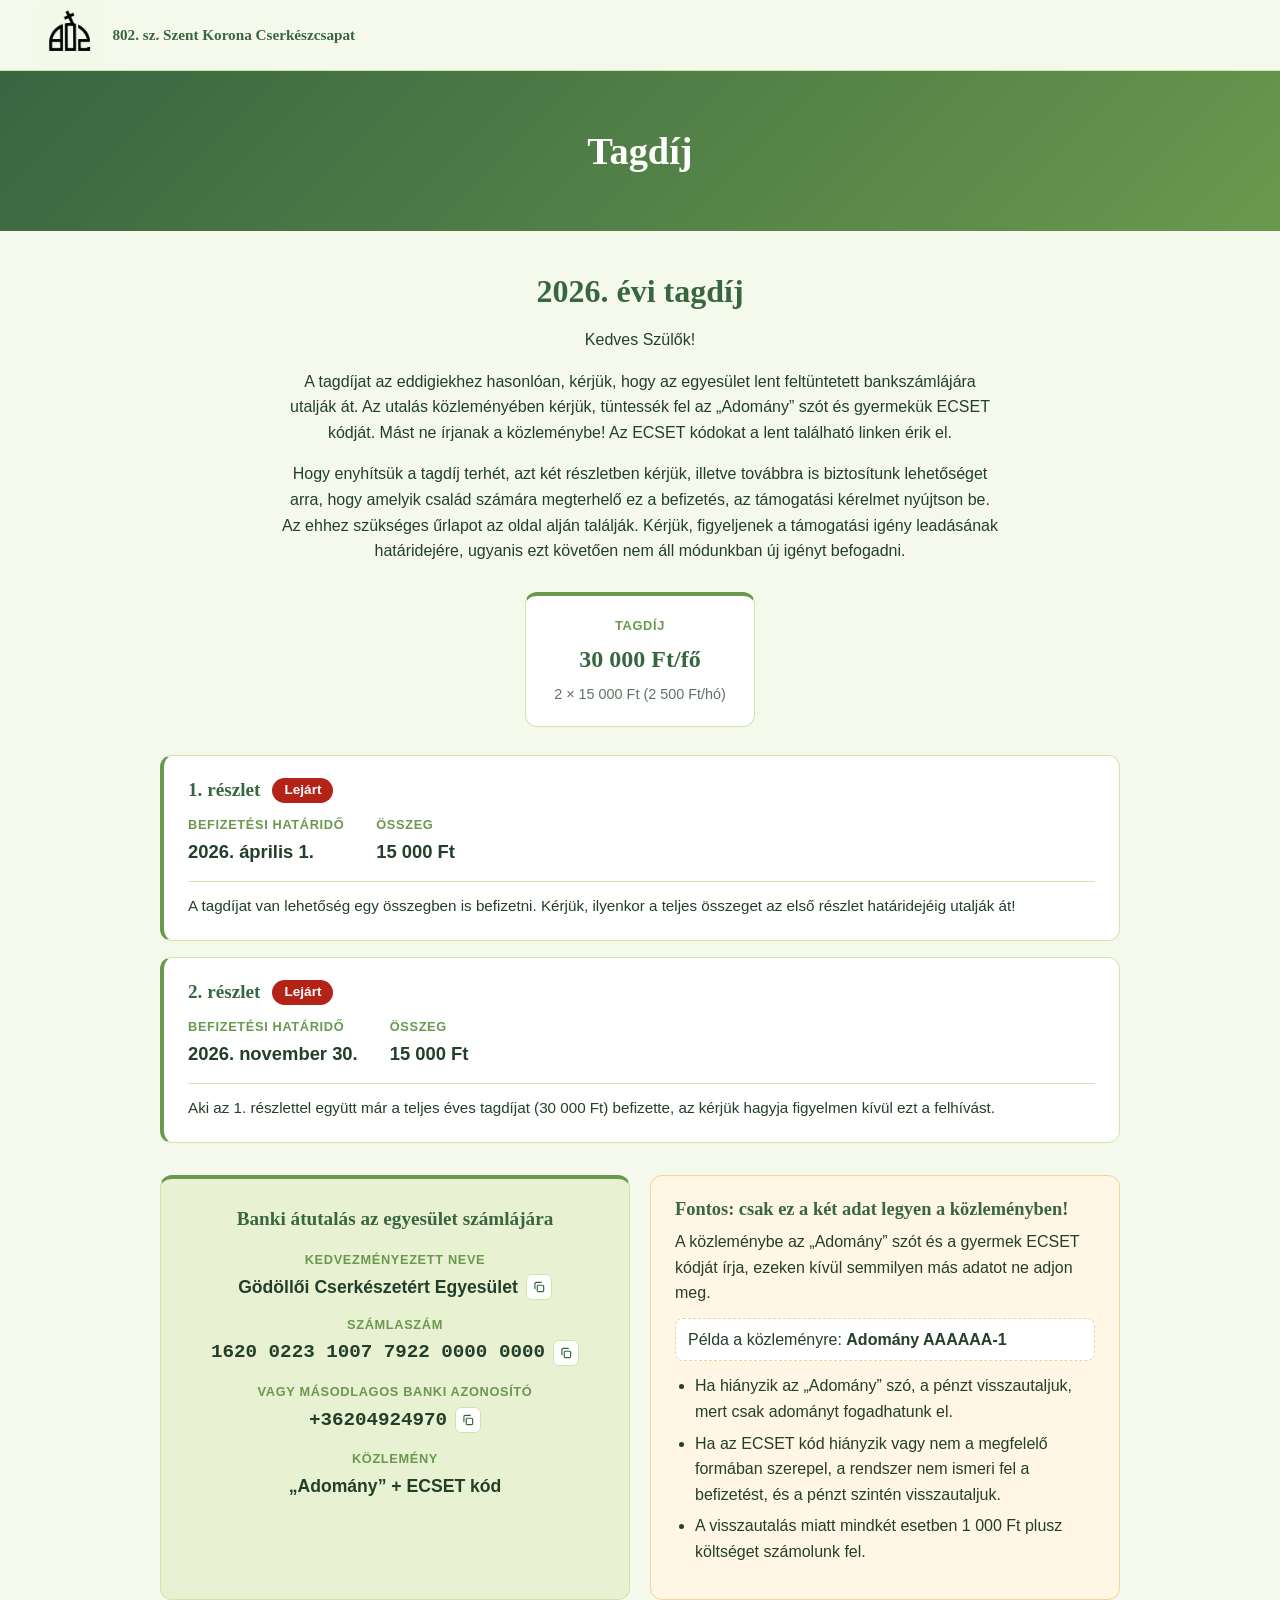
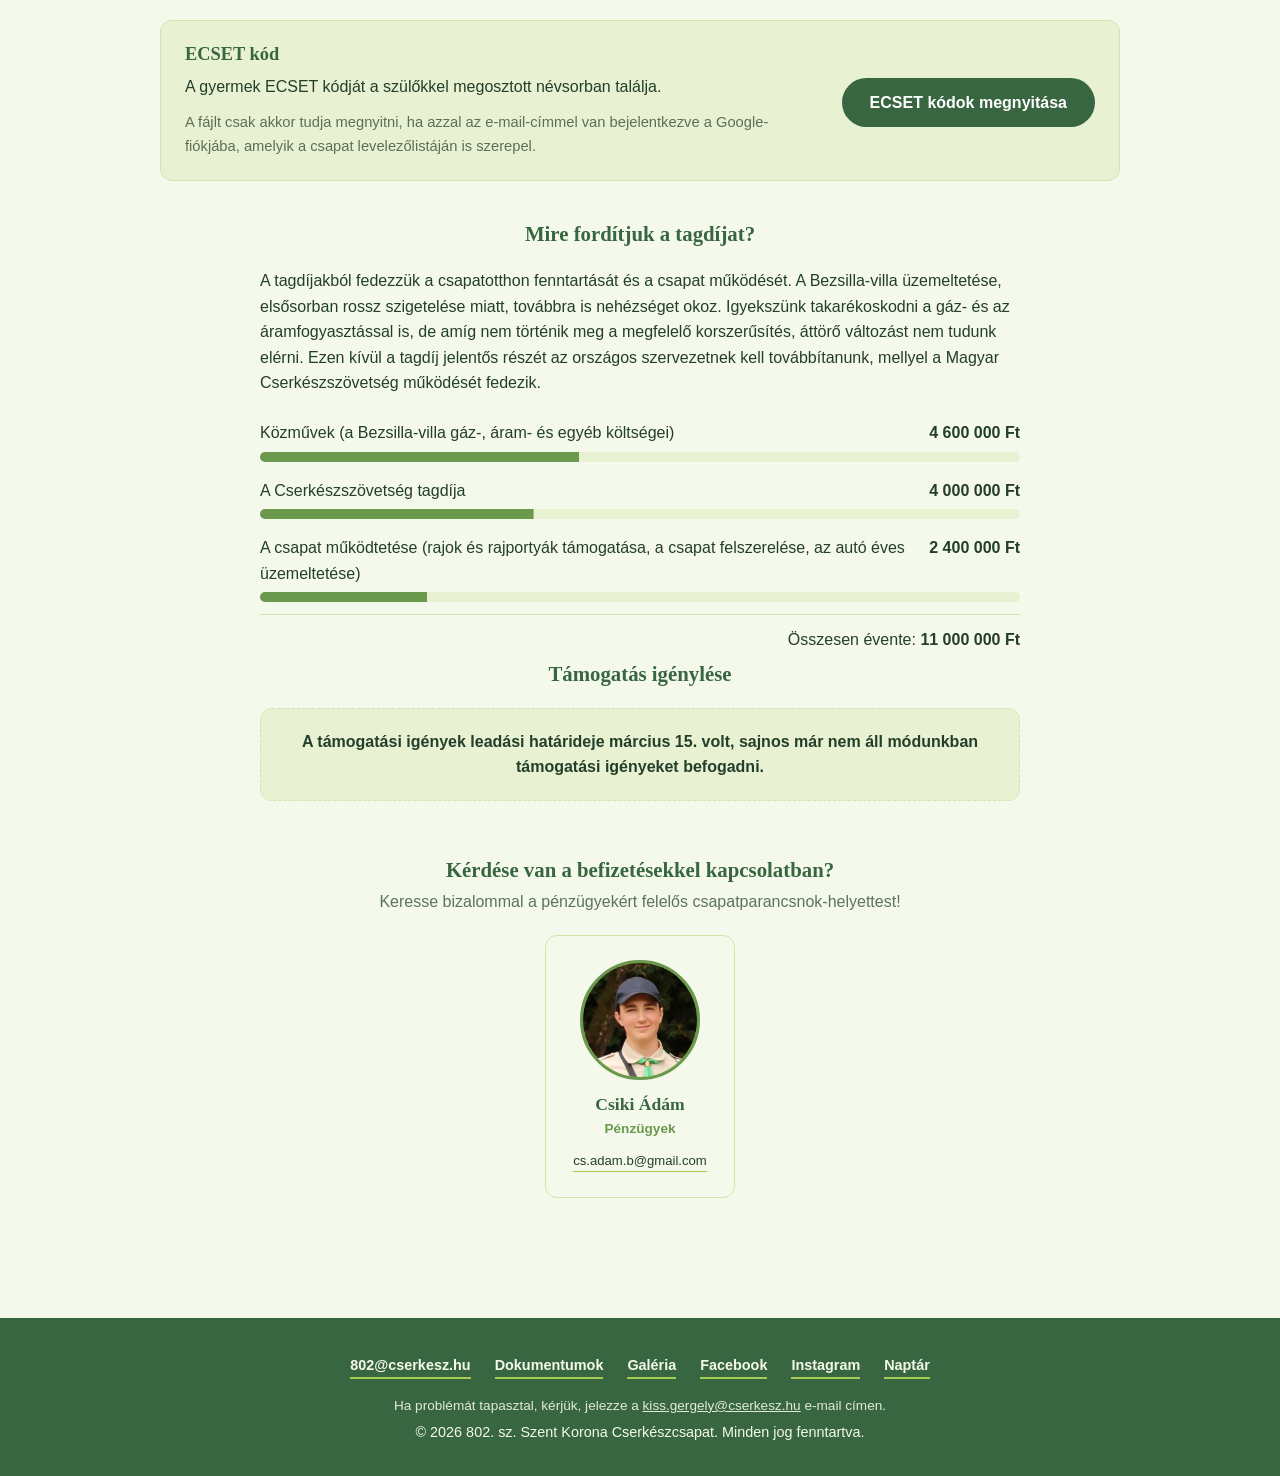
<file: penzugyek.html>
<!DOCTYPE html>
<html lang="hu">
<head>
  <meta charset="UTF-8">
  <!-- Content Security Policy: scripts only from this site (plus the hashed inline script of
       404.html), embeds only from Google Forms/Drive/Maps; a defence in depth against injected code.
       Keep it identical on every page; a new external resource has to be allowed here. -->
  <meta http-equiv="Content-Security-Policy" content="default-src 'self'; script-src 'self' 'sha256-ILmEoDmaDFn/JUVySfZHBvQvwyPFL4ER1KanXS+sU4k='; style-src 'self' 'unsafe-inline'; img-src 'self' data:; connect-src 'self'; frame-src https://docs.google.com https://drive.google.com https://www.google.com https://maps.google.com; object-src 'none'; base-uri 'self'; form-action 'none'; upgrade-insecure-requests">
  <meta name="referrer" content="strict-origin-when-cross-origin">
  <meta name="viewport" content="width=device-width, initial-scale=1.0">
  <title>Pénzügyek – 802. sz. Szent Korona Cserkészcsapat</title>
  <meta name="description" content="Tagdíj, nagytábordíj és kiscserkésztábor díja: befizetési határidők, összegek és banki adatok a 802. sz. Szent Korona Cserkészcsapat tagjainak.">

  <link rel="canonical" href="https://www.802szentkorona.com/penzugyek">

  <meta property="og:type" content="website">
  <meta property="og:title" content="Pénzügyek – 802. sz. Szent Korona Cserkészcsapat">
  <meta property="og:description" content="Tagdíj- és tábordíj-befizetés: határidők, összegek, banki adatok.">
  <meta property="og:url" content="https://www.802szentkorona.com/penzugyek">
  <meta property="og:image" content="https://www.802szentkorona.com/images/webp/kozos/share.jpg">
  <meta property="og:image:width" content="1200">
  <meta property="og:image:height" content="630">
  <meta property="og:image:alt" content="A 802. sz. Szent Korona Cserkészcsapat tagjai közös csoportképen">
  <meta property="og:site_name" content="802. sz. Szent Korona Cserkészcsapat">
  <meta name="twitter:card" content="summary_large_image">
  <meta property="og:locale" content="hu_HU">

  <link rel="icon" type="image/jpeg" href="images/webp/kozos/logo_green.jpg?v=1">
  <link rel="apple-touch-icon" href="images/webp/kozos/logo_green.jpg?v=1">
  <link rel="stylesheet" href="style.css?v=131">
</head>
<body>

  <!-- Notice bar (red, top of the page) -->
  <!-- NOTICES:START – written by tools/sync_notices.py from the Google Sheet, do not edit by hand -->
  <div class="notice-bar" id="noticeBar"></div>

  <!-- NOTICES:END -->

  <!-- Header / navigation -->
  <header class="site-header">
    <div class="container header-inner">
      <a href="./" class="logo">
        <img class="logo-img" src="images/webp/kozos/logo_white.webp" alt="" data-optional>
        <span class="logo-text">802. sz. Szent Korona Cserkészcsapat</span>
      </a>

      <!-- Hamburger button for the mobile view -->
      <button class="nav-toggle" id="navToggle" type="button" aria-label="Menü megnyitása" aria-expanded="false" aria-controls="mainNav">
        <span></span>
        <span></span>
        <span></span>
      </button>

      <nav class="main-nav" id="mainNav">
        <ul>
          <li><a href="./">Főoldal</a></li>
          <li class="has-sub">
            <button class="nav-sub-toggle" type="button" aria-expanded="false" aria-controls="subPrograms">Események</button>
            <ul class="sub-nav" id="subPrograms">
              <li><a href="programok">Programjaink</a></li>
              <li><a href="tabor">Táboraink</a></li>
            </ul>
          </li>
          <li><a href="csapatotthon">Csapatotthonunk</a></li>
          <li><a href="rolunk">Rólunk</a></li>
          <li class="has-sub is-current">
            <button class="nav-sub-toggle" type="button" aria-expanded="false" aria-controls="subFinance">Pénzügyek</button>
            <ul class="sub-nav" id="subFinance">
              <li><a href="penzugyek#tagdij">Tagdíj</a></li>
              <li><a href="penzugyek#nagytabor">Nagytábordíj</a></li>
              <li><a href="penzugyek#kcstabor">Kcs tábordíj</a></li>
              <li><a href="egyesulet">Egyesület</a></li>
              <li><a href="eszkozok">Eszközbérlés</a></li>
            </ul>
          </li>
          <li><a class="nav-cta nav-cta-join" href="csatlakozom">Csatlakozom</a></li>
          <li><a class="nav-cta" href="tamogass">Támogass minket</a></li>
        </ul>
      </nav>
    </div>
  </header>

  <!-- Title banner -->
  <section class="page-banner">
    <h1>Pénzügyek</h1>
  </section>

  <!--
    Tabs: Tagdíj / Nagytábordíj / Kcs tábordíj (membership fee / summer camp fee / cub camp fee).
    There is no tab bar: the tab opens from the Pénzügyek dropdown of the menu
    (penzugyek.html#tagdij, #nagytabor, #kcstabor); without a hash, Tagdíj (script.js initFeeTabs).
    Each tab is built by tools/sync_fees.py from the "Pénzügyek" Google Sheet, in the same order:
      1. title + introduction (.fee-intro)   2. highlighted sentence (.fee-key)
      3. fee cards (.price-grid)              4. their explanations (.fee-rules)
      5. instalments below each other (.fee-items)
      6. bank details + payment reference + ECSET (.fee-pay, the same on every tab)
      7. costs, optional (.fee-costs)         8. support request, embedded form (.fee-form)
    Period: the panel's data-from / data-until (YYYY-MM-DD, the end day still counts); inside it the
    content (.fee-content) is shown, outside it the .fee-empty default message (script.js updateFees).
  -->
  <section class="section finance-page">
    <div class="container">
      <!-- FEES_MEMBERSHIP:START – written by tools/sync_fees.py from the „Pénzügyek” Google Sheet (Tagdíj sheet), do not edit by hand -->
      <div class="fee-panel" id="panel-tagdij" data-tab="tagdij" data-label="Tagdíj" data-from="2026-09-01" data-until="2026-12-31">
        <div class="fee-content">
          <div class="fee-intro">
            <h2>2026. évi tagdíj</h2>
            <p>Kedves Szülők!</p>
            <p>A tagdíjat az eddigiekhez hasonlóan, kérjük, hogy az egyesület lent feltüntetett bankszámlájára utalják át. Az utalás közleményében kérjük, tüntessék fel az „Adomány” szót és gyermekük ECSET kódját. Mást ne írjanak a közleménybe! Az ECSET kódokat a lent található linken érik el.</p>
            <p>Hogy enyhítsük a tagdíj terhét, azt két részletben kérjük, illetve továbbra is biztosítunk lehetőséget arra, hogy amelyik család számára megterhelő ez a befizetés, az támogatási kérelmet nyújtson be. Az ehhez szükséges űrlapot az oldal alján találják. Kérjük, figyeljenek a támogatási igény leadásának határidejére, ugyanis ezt követően nem áll módunkban új igényt befogadni.</p>
          </div>

          <ul class="price-grid">
            <li><span class="price-name">Tagdíj</span><span class="price-amount">30 000 Ft/fő</span><span class="price-split">2 × 15 000 Ft (2 500 Ft/hó)</span></li>
          </ul>

          <div class="fee-items">
            <div class="fee-item" data-deadline="2026-04-01">
              <h3>1. részlet</h3>
              <dl class="fee-facts">
                <div><dt>Befizetési határidő</dt><dd>2026. április 1.</dd></div>
                <div><dt>Összeg</dt><dd>15 000 Ft</dd></div>
              </dl>
              <p class="fee-item-note">A tagdíjat van lehetőség egy összegben is befizetni. Kérjük, ilyenkor a teljes összeget az első részlet határidejéig utalják át!</p>
            </div>
            <div class="fee-item" data-deadline="2026-11-30">
              <h3>2. részlet</h3>
              <dl class="fee-facts">
                <div><dt>Befizetési határidő</dt><dd>2026. november 30.</dd></div>
                <div><dt>Összeg</dt><dd>15 000 Ft</dd></div>
              </dl>
              <p class="fee-item-note">Aki az 1. részlettel együtt már a teljes éves tagdíjat (30 000 Ft) befizette, az kérjük hagyja figyelmen kívül ezt a felhívást.</p>
            </div>
          </div>

          <div class="fee-pay">
            <div class="bank-card">
              <h3>Banki átutalás az egyesület számlájára</h3>
              <p class="bank-label">Kedvezményezett neve</p>
              <div class="bank-copy">
                <p class="bank-value">Gödöllői Cserkészetért Egyesület</p>
                <button class="copy-btn" type="button" data-copy="Gödöllői Cserkészetért Egyesület" data-copy-label="Kedvezményezett neve" aria-label="Kedvezményezett neve másolása" title="Másolás"><svg class="icon-copy" viewBox="0 0 24 24" aria-hidden="true"><rect x="9" y="9" width="11" height="11" rx="2"/><path d="M5 15V6a2 2 0 0 1 2-2h9"/></svg><svg class="icon-check" viewBox="0 0 24 24" aria-hidden="true"><path d="M5 13l4 4L19 7"/></svg></button>
              </div>
              <p class="bank-label">Számlaszám</p>
              <div class="bank-copy">
                <p class="bank-value bank-number">1620 0223 1007 7922 0000 0000</p>
                <button class="copy-btn" type="button" data-copy="162002231007792200000000" data-copy-label="Számlaszám" aria-label="Számlaszám másolása" title="Másolás"><svg class="icon-copy" viewBox="0 0 24 24" aria-hidden="true"><rect x="9" y="9" width="11" height="11" rx="2"/><path d="M5 15V6a2 2 0 0 1 2-2h9"/></svg><svg class="icon-check" viewBox="0 0 24 24" aria-hidden="true"><path d="M5 13l4 4L19 7"/></svg></button>
              </div>
              <p class="bank-label">vagy másodlagos banki azonosító</p>
              <div class="bank-copy">
                <p class="bank-value bank-number">+36204924970</p>
                <button class="copy-btn" type="button" data-copy="+36204924970" data-copy-label="Másodlagos banki azonosító" aria-label="Másodlagos banki azonosító másolása" title="Másolás"><svg class="icon-copy" viewBox="0 0 24 24" aria-hidden="true"><rect x="9" y="9" width="11" height="11" rx="2"/><path d="M5 15V6a2 2 0 0 1 2-2h9"/></svg><svg class="icon-check" viewBox="0 0 24 24" aria-hidden="true"><path d="M5 13l4 4L19 7"/></svg></button>
              </div>
              <p class="bank-label">Közlemény</p>
              <p class="bank-value">„Adomány” + ECSET kód</p>
            </div>

            <div class="fee-box fee-warning">
              <h3>Fontos: csak ez a két adat legyen a közleményben!</h3>
              <p>
                A közleménybe az „Adomány” szót és a gyermek ECSET kódját írja, ezeken kívül
                semmilyen más adatot ne adjon meg.
              </p>
              <p class="fee-example">Példa a közleményre: <strong>Adomány AAAAAA-1</strong></p>
              <ul>
                <li>Ha hiányzik az „Adomány” szó, a pénzt visszautaljuk, mert csak adományt fogadhatunk el.</li>
                <li>Ha az ECSET kód hiányzik vagy nem a megfelelő formában szerepel, a rendszer nem ismeri fel a befizetést, és a pénzt szintén visszautaljuk.</li>
                <li>A visszautalás miatt mindkét esetben 1 000 Ft plusz költséget számolunk fel.</li>
              </ul>
            </div>

            <div class="fee-box fee-ecset">
              <div>
                <h3>ECSET kód</h3>
                <p>A gyermek ECSET kódját a szülőkkel megosztott névsorban találja.</p>
                <p class="fee-box-note">
                  A fájlt csak akkor tudja megnyitni, ha azzal az e-mail-címmel van bejelentkezve
                  a Google-fiókjába, amelyik a csapat levelezőlistáján is szerepel.
                </p>
              </div>
              <a class="btn btn-primary" href="https://drive.google.com/file/d/1ckM3hP6Znzf8MvlFIYrhLcwbrmlWSiMf/view?usp=drive_link" target="_blank" rel="noopener noreferrer">ECSET kódok megnyitása</a>
            </div>
          </div>

          <div class="fee-costs">
            <h3>Mire fordítjuk a tagdíjat?</h3>
            <p>A tagdíjakból fedezzük a csapatotthon fenntartását és a csapat működését. A Bezsilla-villa üzemeltetése, elsősorban rossz szigetelése miatt, továbbra is nehézséget okoz. Igyekszünk takarékoskodni a gáz- és az áramfogyasztással is, de amíg nem történik meg a megfelelő korszerűsítés, áttörő változást nem tudunk elérni. Ezen kívül a tagdíj jelentős részét az országos szervezetnek kell továbbítanunk, mellyel a Magyar Cserkészszövetség működését fedezik.</p>
            <ul class="cost-list">
              <li style="--share:42%">
                <span class="cost-name">Közművek (a Bezsilla-villa gáz-, áram- és egyéb költségei)</span>
                <span class="cost-amount">4 600 000 Ft</span>
                <span class="cost-bar" aria-hidden="true"></span>
              </li>
              <li style="--share:36%">
                <span class="cost-name">A Cserkészszövetség tagdíja</span>
                <span class="cost-amount">4 000 000 Ft</span>
                <span class="cost-bar" aria-hidden="true"></span>
              </li>
              <li style="--share:22%">
                <span class="cost-name">A csapat működtetése (rajok és rajportyák támogatása, a csapat felszerelése, az autó éves üzemeltetése)</span>
                <span class="cost-amount">2 400 000 Ft</span>
                <span class="cost-bar" aria-hidden="true"></span>
              </li>
            </ul>
            <p class="cost-total">Összesen évente: <strong>11 000 000 Ft</strong></p>
          </div>

          <div class="fee-form" data-until="2026-03-15">
            <h3>Támogatás igénylése</h3>
            <div class="fee-form-open" hidden>
              <p class="fee-form-deadline">Igénylési határidő: <strong>2026. március 15.</strong></p>
              <p>
                A csapat minden évben támogatást oszt a tábordíjhoz és a tagdíjhoz az arra jelentkező
                családoknak. Amennyiben a befizetés megterhelő Önöknek, kérjük, nyugodtan jelezzék
                az alábbi űrlap kitöltésével.
              </p>
              <div class="fee-form-frame">
                <iframe data-src="https://docs.google.com/forms/d/e/1FAIpQLSeM3oarAXJWU-QBWlYtX1CtuGWXPdtC0kvSM7cJJ61_z0Awsw/viewform?embedded=true" title="Támogatás igénylése (Google Űrlap)" loading="lazy" sandbox="allow-scripts allow-same-origin allow-forms allow-popups allow-popups-to-escape-sandbox">Betöltés…</iframe>
              </div>
              <p class="fee-form-link">Nem jelenik meg az űrlap? <a class="inline-link" href="https://docs.google.com/forms/d/e/1FAIpQLSeM3oarAXJWU-QBWlYtX1CtuGWXPdtC0kvSM7cJJ61_z0Awsw/viewform?usp=dialog" target="_blank" rel="noopener noreferrer">Megnyitás új lapon</a></p>
            </div>
            <p class="fee-form-closed">A támogatási igények leadási határideje március 15. volt, sajnos már nem áll módunkban támogatási igényeket befogadni.</p>
          </div>
        </div>
        <p class="fee-empty" hidden>Jelenleg nincs tagdíj befizetési időszak!</p>
      </div>

      <!-- FEES_MEMBERSHIP:END -->

      <!-- FEES_SUMMER_CAMP:START – written by tools/sync_fees.py from the „Pénzügyek” Google Sheet (Nagytábordíj sheet), do not edit by hand -->
      <div class="fee-panel" id="panel-nagytabor" data-tab="nagytabor" data-label="Nagytábordíj" data-from="2026-03-01" data-until="2026-06-20">
        <div class="fee-content" hidden>
          <div class="fee-intro">
            <h2>2026. évi nagytábor díja</h2>
            <p>A tábor pénzügyeit idén is a Gödöllői Cserkészetért Egyesületen keresztül intézzük. Kérjük, figyelmesen olvassák el és tartsák be az útmutatást.</p>
            <p>Az árak folyamatos drágulásával minden igyekezetünk ellenére is megnő a költségvetésünk a tavalyihoz képest. Ennek enyhítésére a tábordíjat két részletben kérjük, illetve továbbra is biztosítunk lehetőséget arra, hogy amelyik család számára megterhelő ez a befizetés, az támogatási kérelmet nyújtson be. Az ehhez szükséges űrlapot az oldal alján találják. Kérjük, figyeljenek a támogatási igény leadásának határidejére, ugyanis ezt követően nem áll módunkban új igényt befogadni.</p>
            <p>Napi bontású részvételre idén sincs lehetőség: a program teljessége és a közösségi, nevelési célok miatt arra kérünk mindenkit, hogy a tábor teljes időtartama alatt legyen jelen.</p>
            <p>Őrsvezetőink, operatív vezetőink és GH segítőink egész éves önkéntes munkáját azzal is szeretnénk meghálálni, hogy nekik csak a saját étkezéseik díját kell kifizetniük.</p>
            <p><strong>Előtábor-kedvezmény:</strong> aki legalább 4 napot (4 éjszakát) részt vesz az előtáborban, 5 000 Ft kedvezményre jogosult a teljes tábordíjból. Ilyenkor a rá vonatkozó fizetendő összegből vonják le az 5 000 Ft-ot, és azt utalják el.</p>
          </div>

          <p class="fee-key">Táborba csak azok jöhetnek, akik a tábor kezdetéig rendezték a tagdíj első felét és a tábordíjat.</p>

          <ul class="price-grid">
            <li><span class="price-name">10 nap</span><span class="price-amount">55 000 Ft</span><span class="price-split">2 × 27 500 Ft</span></li>
            <li><span class="price-name">6 nap</span><span class="price-amount">45 000 Ft</span><span class="price-split">2 × 22 500 Ft</span></li>
            <li><span class="price-name">Vezető</span><span class="price-amount">40 000 Ft</span><span class="price-split">2 × 20 000 Ft</span></li>
            <li><span class="price-name">GH</span><span class="price-amount">30 000 Ft</span><span class="price-split">2 × 15 000 Ft</span></li>
          </ul>

          <div class="fee-rules">
            <p><strong>10 napos tábordíj:</strong> minden táborozó, aki nem tartozik a 6 napos csoportba.</p>
            <p><strong>6 napos tábordíj:</strong> a táborba érkező legfiatalabb raj, akik csak 6 napot vesznek részt a táborban.</p>
            <p><strong>Vezető:</strong> minden olyan őrsvezető és rajparancsnok, akinek az őrse/raja lent lesz az idei táborban (tehát akik idén kiscserkésztáborba viszik az őrsüket, ők nem ide tartoznak).</p>
            <p><strong>GH:</strong> minden olyan operatív vezető és segítő, aki a tábor lebonyolításában segít.</p>
          </div>

          <div class="fee-items">
            <div class="fee-item" data-deadline="2026-11-30">
              <h3>1. részlet</h3>
              <dl class="fee-facts">
                <div><dt>Befizetési határidő</dt><dd>2026. november 30.</dd></div>
                <div><dt>Összeg</dt><dd>a fent leírtak szerinti díj fele</dd></div>
              </dl>
              <p class="fee-item-note">Egy összegben is befizethető: ilyenkor ehhez a határidőhöz a teljes díjat utalja.</p>
            </div>
            <div class="fee-item" data-deadline="2026-12-31">
              <h3>2. részlet</h3>
              <dl class="fee-facts">
                <div><dt>Befizetési határidő</dt><dd>2026. december 31.</dd></div>
                <div><dt>Összeg</dt><dd>a fent leírtak szerinti díj fele</dd></div>
              </dl>
              <p class="fee-item-note">Aki az 1. részlettel együtt már a teljes tábordíjat befizette, az kérjük hagyja figyelmen kívül ezt a felhívást.</p>
            </div>
          </div>

          <div class="fee-pay">
            <div class="bank-card">
              <h3>Banki átutalás az egyesület számlájára</h3>
              <p class="bank-label">Kedvezményezett neve</p>
              <div class="bank-copy">
                <p class="bank-value">Gödöllői Cserkészetért Egyesület</p>
                <button class="copy-btn" type="button" data-copy="Gödöllői Cserkészetért Egyesület" data-copy-label="Kedvezményezett neve" aria-label="Kedvezményezett neve másolása" title="Másolás"><svg class="icon-copy" viewBox="0 0 24 24" aria-hidden="true"><rect x="9" y="9" width="11" height="11" rx="2"/><path d="M5 15V6a2 2 0 0 1 2-2h9"/></svg><svg class="icon-check" viewBox="0 0 24 24" aria-hidden="true"><path d="M5 13l4 4L19 7"/></svg></button>
              </div>
              <p class="bank-label">Számlaszám</p>
              <div class="bank-copy">
                <p class="bank-value bank-number">1620 0223 1007 7922 0000 0000</p>
                <button class="copy-btn" type="button" data-copy="162002231007792200000000" data-copy-label="Számlaszám" aria-label="Számlaszám másolása" title="Másolás"><svg class="icon-copy" viewBox="0 0 24 24" aria-hidden="true"><rect x="9" y="9" width="11" height="11" rx="2"/><path d="M5 15V6a2 2 0 0 1 2-2h9"/></svg><svg class="icon-check" viewBox="0 0 24 24" aria-hidden="true"><path d="M5 13l4 4L19 7"/></svg></button>
              </div>
              <p class="bank-label">vagy másodlagos banki azonosító</p>
              <div class="bank-copy">
                <p class="bank-value bank-number">+36204924970</p>
                <button class="copy-btn" type="button" data-copy="+36204924970" data-copy-label="Másodlagos banki azonosító" aria-label="Másodlagos banki azonosító másolása" title="Másolás"><svg class="icon-copy" viewBox="0 0 24 24" aria-hidden="true"><rect x="9" y="9" width="11" height="11" rx="2"/><path d="M5 15V6a2 2 0 0 1 2-2h9"/></svg><svg class="icon-check" viewBox="0 0 24 24" aria-hidden="true"><path d="M5 13l4 4L19 7"/></svg></button>
              </div>
              <p class="bank-label">Közlemény</p>
              <p class="bank-value">„Adomány” + ECSET kód</p>
            </div>

            <div class="fee-box fee-warning">
              <h3>Fontos: csak ez a két adat legyen a közleményben!</h3>
              <p>
                A közleménybe az „Adomány” szót és a gyermek ECSET kódját írja, ezeken kívül
                semmilyen más adatot ne adjon meg.
              </p>
              <p class="fee-example">Példa a közleményre: <strong>Adomány AAAAAA-1</strong></p>
              <ul>
                <li>Ha hiányzik az „Adomány” szó, a pénzt visszautaljuk, mert csak adományt fogadhatunk el.</li>
                <li>Ha az ECSET kód hiányzik vagy nem a megfelelő formában szerepel, a rendszer nem ismeri fel a befizetést, és a pénzt szintén visszautaljuk.</li>
                <li>A visszautalás miatt mindkét esetben 1 000 Ft plusz költséget számolunk fel.</li>
              </ul>
            </div>

            <div class="fee-box fee-ecset">
              <div>
                <h3>ECSET kód</h3>
                <p>A gyermek ECSET kódját a szülőkkel megosztott névsorban találja.</p>
                <p class="fee-box-note">
                  A fájlt csak akkor tudja megnyitni, ha azzal az e-mail-címmel van bejelentkezve
                  a Google-fiókjába, amelyik a csapat levelezőlistáján is szerepel.
                </p>
              </div>
              <a class="btn btn-primary" href="https://drive.google.com/file/d/1ckM3hP6Znzf8MvlFIYrhLcwbrmlWSiMf/view?usp=drive_link" target="_blank" rel="noopener noreferrer">ECSET kódok megnyitása</a>
            </div>
          </div>

          <div class="fee-form" data-until="2026-09-30">
            <h3>Támogatás igénylése</h3>
            <div class="fee-form-open" hidden>
              <p class="fee-form-deadline">Igénylési határidő: <strong>2026. szeptember 30.</strong></p>
              <p>
                A csapat minden évben támogatást oszt a tábordíjhoz és a tagdíjhoz az arra jelentkező
                családoknak. Amennyiben a befizetés megterhelő Önöknek, kérjük, nyugodtan jelezzék
                az alábbi űrlap kitöltésével.
              </p>
              <div class="fee-form-frame">
                <iframe data-src="https://docs.google.com/forms/d/e/1FAIpQLSeM3oarAXJWU-QBWlYtX1CtuGWXPdtC0kvSM7cJJ61_z0Awsw/viewform?embedded=true" title="Támogatás igénylése (Google Űrlap)" loading="lazy" sandbox="allow-scripts allow-same-origin allow-forms allow-popups allow-popups-to-escape-sandbox">Betöltés…</iframe>
              </div>
              <p class="fee-form-link">Nem jelenik meg az űrlap? <a class="inline-link" href="https://docs.google.com/forms/d/e/1FAIpQLSeM3oarAXJWU-QBWlYtX1CtuGWXPdtC0kvSM7cJJ61_z0Awsw/viewform" target="_blank" rel="noopener noreferrer">Megnyitás új lapon</a></p>
            </div>
            <p class="fee-form-closed">A támogatási igények leadási határideje szeptember 30. volt, sajnos már nem áll módunkban támogatási igényeket befogadni.</p>
          </div>
        </div>
        <p class="fee-empty">Jelenleg nincs tábordíj befizetési időszak!</p>
      </div>

      <!-- FEES_SUMMER_CAMP:END -->

      <!-- FEES_CUB_CAMP:START – written by tools/sync_fees.py from the „Pénzügyek” Google Sheet (Kcs tábordíj sheet), do not edit by hand -->
      <div class="fee-panel" id="panel-kcstabor" data-tab="kcstabor" data-label="Kcs tábordíj">
        <div class="fee-content" hidden></div>
        <p class="fee-empty">Jelenleg nincs tábordíj befizetési időszak!</p>
      </div>

      <!-- FEES_CUB_CAMP:END -->

      <!--
        Contact at the bottom of the tab: on the Tagdíj and Nagytábordíj tabs the finance deputy (Csapatvezetés
        sheet), on the Kcs tábordíj tab the troop leaders of the 4th-grade troop (Rajok sheet). Which troop
        is in 4th grade is computed by script.js (updateCubCampContact); without such a troop the Kcs tab
        shows the finance deputy as well.
      -->
      <div class="fee-contact" data-for="tagdij nagytabor">
        <h3 class="home-contact-title fee-contact-title">Kérdése van a befizetésekkel kapcsolatban?</h3>
        <p class="fee-contact-lead">Keresse bizalommal a pénzügyekért felelős csapatparancsnok-helyettest!</p>
        <div class="home-contact">
          <!-- LEADERS_FINANCE:START – written by tools/sync_leaders.py (from the Csapatvezetés sheet: whoever has the word "Pénzügy" in their role), do not edit by hand -->
        <div class="person-card has-bio">
          <div class="person-photo" data-initials="CÁ">
            <img src="images/webp/kozos/team/csiki-adam.webp" alt="Csiki Ádám" data-optional>
          </div>
          <h3>Csiki Ádám</h3>
          <p class="person-role">Pénzügyek</p>
          <a class="person-email" href="mailto:cs.adam.b@gmail.com">cs.adam.b@<wbr>gmail.com</a>
          <div class="person-bio" hidden>
            <p class="person-bio-role">Pénzügyek</p>
            <ul class="person-bio-contact">
              <li><a class="person-email" href="mailto:cs.adam.b@gmail.com">cs.adam.b@gmail.com</a></li>
            </ul>
          </div>
        </div>

        <!-- LEADERS_FINANCE:END -->
        </div>
      </div>

      <div class="fee-contact" data-for="kcstabor" hidden>
        <h3 class="home-contact-title fee-contact-title">Kérdése van a befizetéssel kapcsolatban?</h3>
        <p class="fee-contact-lead">Keresse bizalommal a táborért felelős rajparancsnokokat!</p>
        <div class="fee-troop-contact">
          <!-- CUB_CAMP_CONTACTS:START – written by tools/sync_troops.py from the Rajok sheet, do not edit by hand -->
          <div class="fee-troop" data-grade="4" data-school-year="2026">
            <div class="person-card has-bio">
              <div class="person-photo" data-initials="KG">
              </div>
              <h3>Korzenszky Gergely</h3>
              <p class="person-role">Rajparancsnok</p>
              <a class="person-email" href="mailto:korzenszky.gergely@gmail.com">korzenszky.gergely@<wbr>gmail.com</a>
              <div class="person-bio" hidden>
                <p class="person-bio-role">Rajparancsnok</p>
                <ul class="person-bio-contact">
                  <li><a class="person-email" href="mailto:korzenszky.gergely@gmail.com">korzenszky.gergely@gmail.com</a></li>
                </ul>
              </div>
            </div>

            <div class="person-card has-bio">
              <div class="person-photo" data-initials="PP">
              </div>
              <h3>Pálinkás Péter</h3>
              <p class="person-role">Rajparancsnok</p>
              <a class="person-email" href="mailto:palinkaspeter11@gmail.com">palinkaspeter11@<wbr>gmail.com</a>
              <div class="person-bio" hidden>
                <p class="person-bio-role">Rajparancsnok</p>
                <ul class="person-bio-contact">
                  <li><a class="person-email" href="mailto:palinkaspeter11@gmail.com">palinkaspeter11@gmail.com</a></li>
                </ul>
              </div>
            </div>
          </div>

          <div class="fee-troop" data-grade="4" data-school-year="2025" hidden>
            <div class="person-card has-bio">
              <div class="person-photo" data-initials="KB">
              </div>
              <h3>Kis Botond</h3>
              <p class="person-role">Rajparancsnok</p>
              <a class="person-email" href="mailto:kbotond0726@gmail.com">kbotond0726@<wbr>gmail.com</a>
              <div class="person-bio" hidden>
                <p class="person-bio-role">Rajparancsnok</p>
                <ul class="person-bio-contact">
                  <li><a class="person-email" href="mailto:kbotond0726@gmail.com">kbotond0726@gmail.com</a></li>
                </ul>
              </div>
            </div>

            <div class="person-card has-bio">
              <div class="person-photo" data-initials="TÁ">
              </div>
              <h3>Tanka Ágoston Sándor</h3>
              <p class="person-role">Rajparancsnok</p>
              <a class="person-email" href="mailto:agoston.sandor.tanka@gmail.com">agoston.sandor.tanka@<wbr>gmail.com</a>
              <div class="person-bio" hidden>
                <p class="person-bio-role">Rajparancsnok</p>
                <ul class="person-bio-contact">
                  <li><a class="person-email" href="mailto:agoston.sandor.tanka@gmail.com">agoston.sandor.tanka@gmail.com</a></li>
                </ul>
              </div>
            </div>
          </div>

          <div class="fee-troop" data-grade="4" data-school-year="2024" hidden>
            <div class="person-card has-bio">
              <div class="person-photo" data-initials="KF">
              </div>
              <h3>Kovács Franciska</h3>
              <p class="person-role">Rajparancsnok</p>
              <a class="person-email" href="mailto:kovacsfannie@gmail.com">kovacsfannie@<wbr>gmail.com</a>
              <div class="person-bio" hidden>
                <p class="person-bio-role">Rajparancsnok</p>
                <ul class="person-bio-contact">
                  <li><a class="person-email" href="mailto:kovacsfannie@gmail.com">kovacsfannie@gmail.com</a></li>
                </ul>
              </div>
            </div>

            <div class="person-card has-bio">
              <div class="person-photo" data-initials="PB">
              </div>
              <h3>Paulik Benjámin</h3>
              <p class="person-role">Rajparancsnok</p>
              <a class="person-email" href="mailto:paulikbeni@gmail.com">paulikbeni@<wbr>gmail.com</a>
              <div class="person-bio" hidden>
                <p class="person-bio-role">Rajparancsnok</p>
                <ul class="person-bio-contact">
                  <li><a class="person-email" href="mailto:paulikbeni@gmail.com">paulikbeni@gmail.com</a></li>
                </ul>
              </div>
            </div>
          </div>

          <div class="fee-troop" data-grade="4" data-school-year="2023" hidden>
            <div class="person-card has-bio">
              <div class="person-photo" data-initials="MM">
              </div>
              <h3>Móricz Marcell</h3>
              <p class="person-role">Rajparancsnok</p>
              <a class="person-email" href="mailto:moricz.marcell@gmail.com">moricz.marcell@<wbr>gmail.com</a>
              <div class="person-bio" hidden>
                <p class="person-bio-role">Rajparancsnok</p>
                <ul class="person-bio-contact">
                  <li><a class="person-email" href="mailto:moricz.marcell@gmail.com">moricz.marcell@gmail.com</a></li>
                </ul>
              </div>
            </div>

            <div class="person-card has-bio">
              <div class="person-photo" data-initials="RP">
              </div>
              <h3>Rólik Péter</h3>
              <p class="person-role">Rajparancsnok</p>
              <a class="person-email" href="mailto:rolikpeti5@gmail.com">rolikpeti5@<wbr>gmail.com</a>
              <div class="person-bio" hidden>
                <p class="person-bio-role">Rajparancsnok</p>
                <ul class="person-bio-contact">
                  <li><a class="person-email" href="mailto:rolikpeti5@gmail.com">rolikpeti5@gmail.com</a></li>
                </ul>
              </div>
            </div>
          </div>

          <div class="fee-troop" data-grade="4" data-school-year="2022" hidden>
            <div class="person-card has-bio">
              <div class="person-photo" data-initials="VV">
              </div>
              <h3>Vásárhelyi Viktória</h3>
              <p class="person-role">Rajparancsnok</p>
              <a class="person-email" href="mailto:avasarhelyi.victoria@gmail.com">avasarhelyi.victoria@<wbr>gmail.com</a>
              <div class="person-bio" hidden>
                <p class="person-bio-role">Rajparancsnok</p>
                <ul class="person-bio-contact">
                  <li><a class="person-email" href="mailto:avasarhelyi.victoria@gmail.com">avasarhelyi.victoria@gmail.com</a></li>
                </ul>
              </div>
            </div>

            <div class="person-card has-bio">
              <div class="person-photo" data-initials="HZ">
              </div>
              <h3>Hidvégi Zsombor</h3>
              <p class="person-role">Rajparancsnok</p>
              <a class="person-email" href="mailto:hidvegizsombor@gmail.com">hidvegizsombor@<wbr>gmail.com</a>
              <div class="person-bio" hidden>
                <p class="person-bio-role">Rajparancsnok</p>
                <ul class="person-bio-contact">
                  <li><a class="person-email" href="mailto:hidvegizsombor@gmail.com">hidvegizsombor@gmail.com</a></li>
                </ul>
              </div>
            </div>
          </div>

          <!-- CUB_CAMP_CONTACTS:END -->
        </div>
      </div>
    </div>
  </section>

  <!-- Footer -->
  <footer class="site-footer">
    <div class="container">
      <div class="footer-links">
        <a href="mailto:802@cserkesz.hu">802@cserkesz.hu</a>
        <a href="dokumentumok">Dokumentumok</a>
        <a href="galeria">Galéria</a>
        <a href="https://www.facebook.com/802szentkorona" target="_blank" rel="noopener noreferrer">Facebook</a>
        <a href="https://www.instagram.com/802szentkorona/" target="_blank" rel="noopener noreferrer">Instagram</a>
        <a href="programok#naptar">Naptár</a>
      </div>
      <!-- ADMIN_CONTACT:START – written by tools/sync_footer.py from the ADMIN_EMAIL secret, do not edit by hand -->
      <p class="footer-report">Ha problémát tapasztal, kérjük, jelezze a <a href="mailto:kiss.gergely@cserkesz.hu">kiss.gergely@cserkesz.hu</a> e-mail címen.</p>

      <!-- ADMIN_CONTACT:END -->
      <p>&copy; <span id="year"></span> 802. sz. Szent Korona Cserkészcsapat. Minden jog fenntartva.</p>
    </div>
  </footer>

  <script src="script.js?v=78"></script>
</body>
</html>
</file>
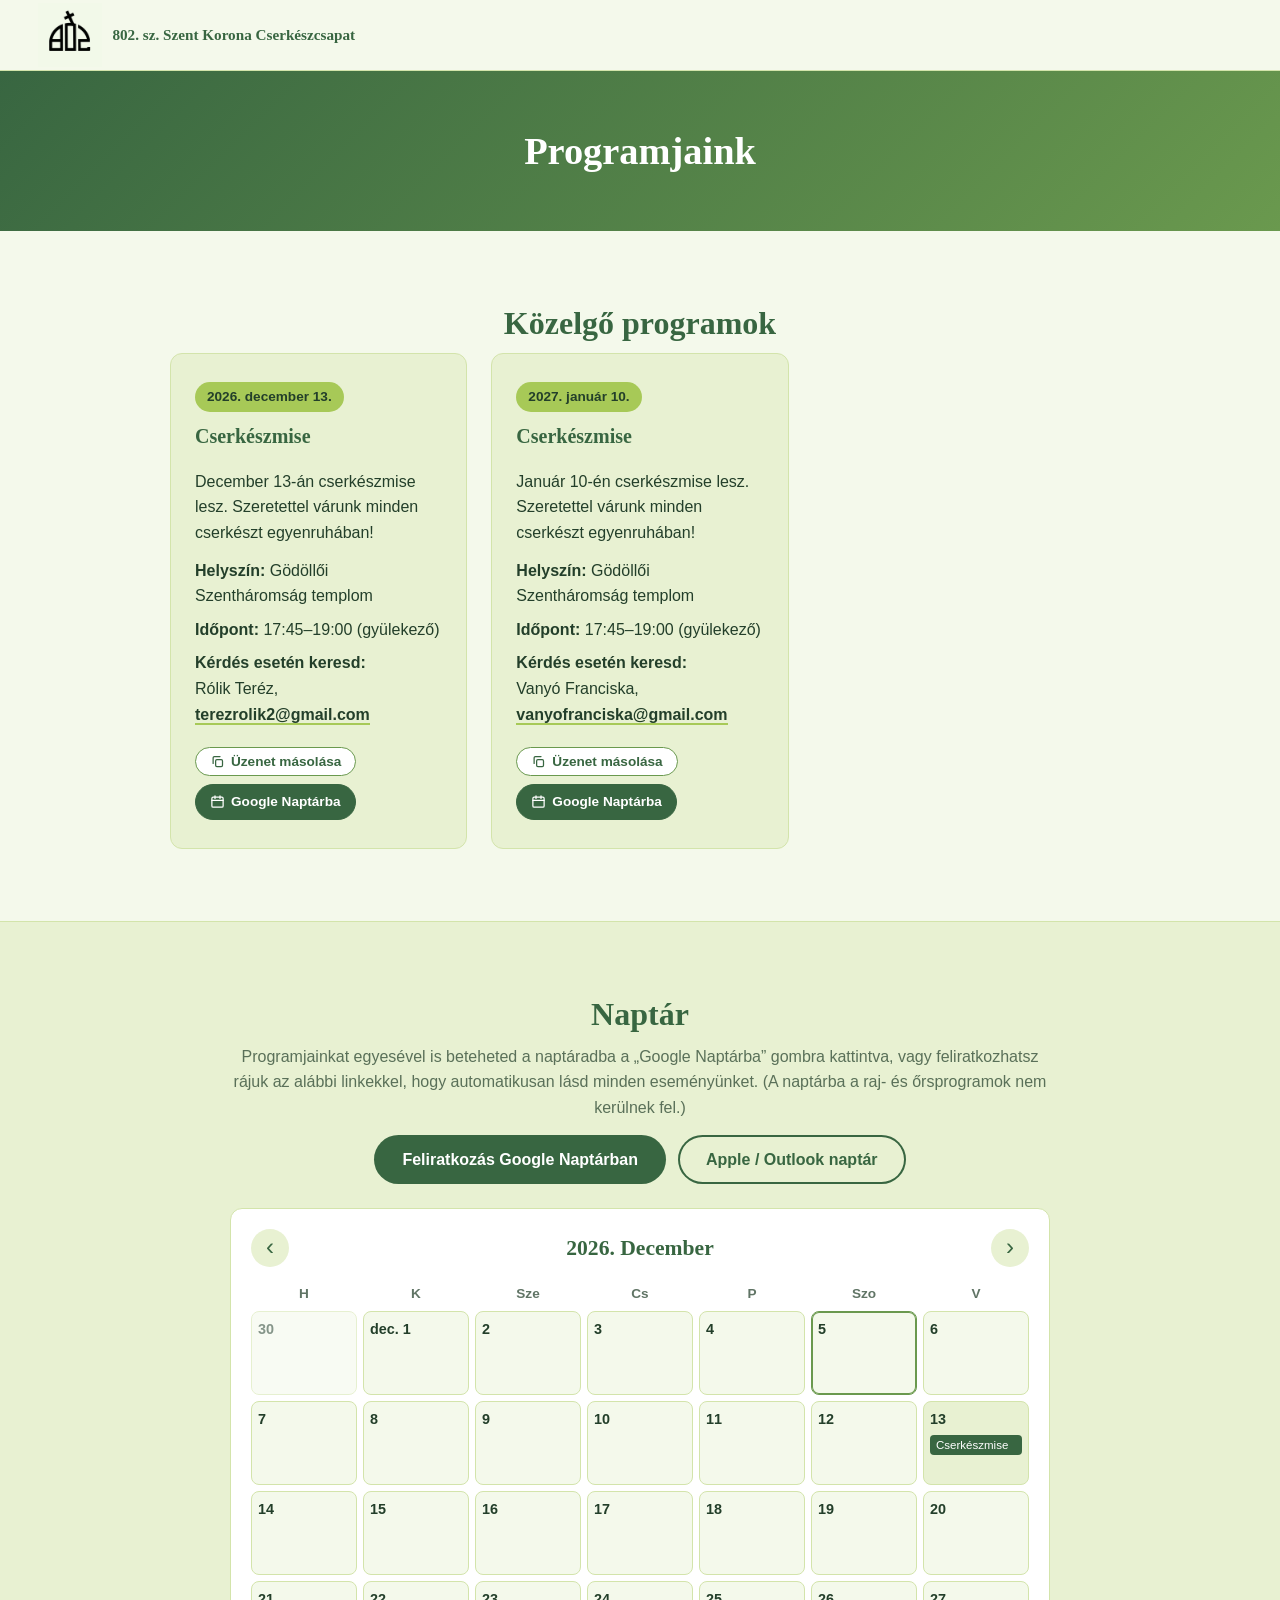
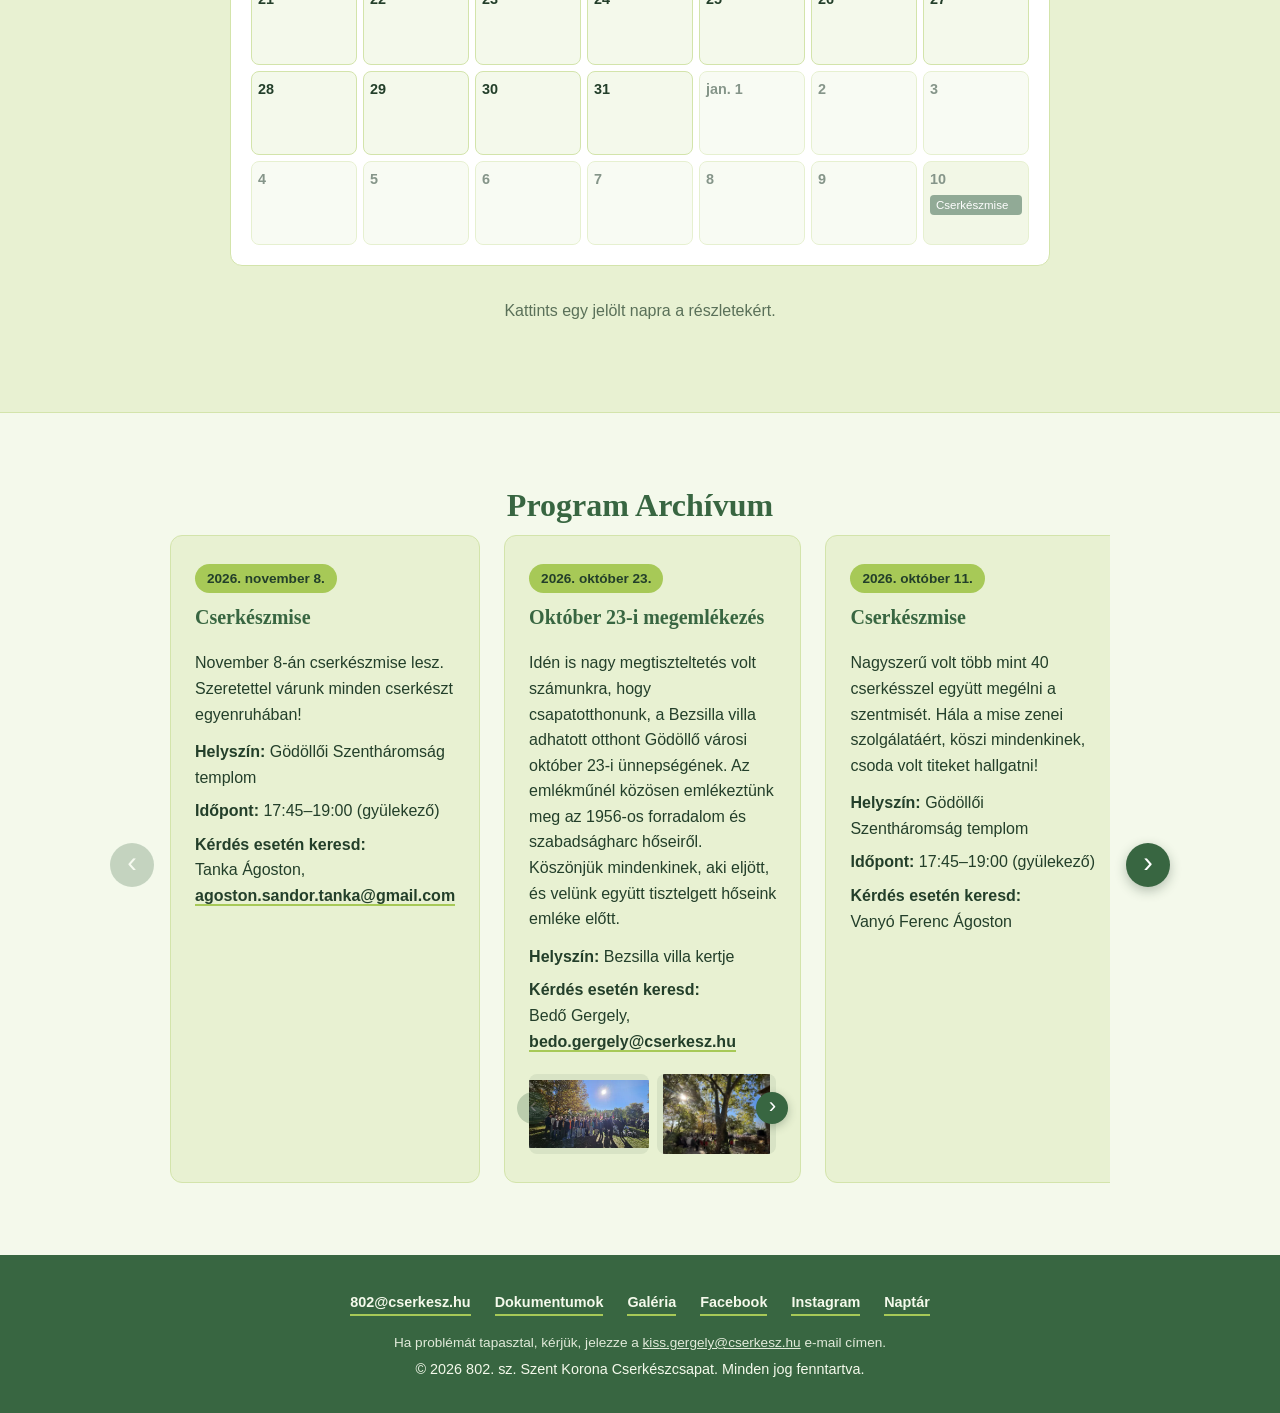
<file: programok.html>
<!DOCTYPE html>
<html lang="hu">
<head>
  <meta charset="UTF-8">
  <!-- Content Security Policy: scripts only from this site (plus the hashed inline script of
       404.html), embeds only from Google Forms/Drive/Maps; a defence in depth against injected code.
       Keep it identical on every page; a new external resource has to be allowed here. -->
  <meta http-equiv="Content-Security-Policy" content="default-src 'self'; script-src 'self' 'sha256-ILmEoDmaDFn/JUVySfZHBvQvwyPFL4ER1KanXS+sU4k='; style-src 'self' 'unsafe-inline'; img-src 'self' data:; connect-src 'self'; frame-src https://docs.google.com https://drive.google.com https://www.google.com https://maps.google.com; object-src 'none'; base-uri 'self'; form-action 'none'; upgrade-insecure-requests">
  <meta name="referrer" content="strict-origin-when-cross-origin">
  <meta name="viewport" content="width=device-width, initial-scale=1.0">
  <title>Programjaink – 802. sz. Szent Korona Cserkészcsapat</title>
  <meta name="description" content="A 802. sz. Szent Korona Cserkészcsapat programjai és eseményei, naptárral: toborzó nap, cserkészmise, október 23-i megemlékezés.">

  <link rel="canonical" href="https://www.802szentkorona.com/programok">

  <meta property="og:type" content="website">
  <meta property="og:title" content="Programjaink – 802. sz. Szent Korona Cserkészcsapat">
  <meta property="og:description" content="Programjaink és eseményeink.">
  <meta property="og:url" content="https://www.802szentkorona.com/programok">
  <meta property="og:image" content="https://www.802szentkorona.com/images/webp/kozos/share.jpg">
  <meta property="og:image:width" content="1200">
  <meta property="og:image:height" content="630">
  <meta property="og:image:alt" content="A 802. sz. Szent Korona Cserkészcsapat tagjai közös csoportképen">
  <meta property="og:site_name" content="802. sz. Szent Korona Cserkészcsapat">
  <meta name="twitter:card" content="summary_large_image">
  <meta property="og:locale" content="hu_HU">

  <link rel="icon" type="image/jpeg" href="images/webp/kozos/logo_green.jpg?v=1">
  <link rel="apple-touch-icon" href="images/webp/kozos/logo_green.jpg?v=1">
  <link rel="stylesheet" href="style.css?v=131">
</head>
<body>

  <!-- Notice bar (red, top of the page) -->
  <!-- NOTICES:START – written by tools/sync_notices.py from the Google Sheet, do not edit by hand -->
  <div class="notice-bar" id="noticeBar"></div>

  <!-- NOTICES:END -->

  <!-- Header / navigation -->
  <header class="site-header">
    <div class="container header-inner">
      <a href="./" class="logo">
        <img class="logo-img" src="images/webp/kozos/logo_white.webp" alt="" data-optional>
        <span class="logo-text">802. sz. Szent Korona Cserkészcsapat</span>
      </a>

      <!-- Hamburger button for the mobile view -->
      <button class="nav-toggle" id="navToggle" type="button" aria-label="Menü megnyitása" aria-expanded="false" aria-controls="mainNav">
        <span></span>
        <span></span>
        <span></span>
      </button>

      <nav class="main-nav" id="mainNav">
        <ul>
          <li><a href="./">Főoldal</a></li>
          <li class="has-sub is-current">
            <button class="nav-sub-toggle" type="button" aria-expanded="false" aria-controls="subPrograms">Események</button>
            <ul class="sub-nav" id="subPrograms">
              <li><a href="programok" aria-current="page">Programjaink</a></li>
              <li><a href="tabor">Táboraink</a></li>
            </ul>
          </li>
          <li><a href="csapatotthon">Csapatotthonunk</a></li>
          <li><a href="rolunk">Rólunk</a></li>
          <li class="has-sub">
            <button class="nav-sub-toggle" type="button" aria-expanded="false" aria-controls="subFinance">Pénzügyek</button>
            <ul class="sub-nav" id="subFinance">
              <li><a href="penzugyek#tagdij">Tagdíj</a></li>
              <li><a href="penzugyek#nagytabor">Nagytábordíj</a></li>
              <li><a href="penzugyek#kcstabor">Kcs tábordíj</a></li>
              <li><a href="egyesulet">Egyesület</a></li>
              <li><a href="eszkozok">Eszközbérlés</a></li>
            </ul>
          </li>
          <li><a class="nav-cta nav-cta-join" href="csatlakozom">Csatlakozom</a></li>
          <li><a class="nav-cta" href="tamogass">Támogass minket</a></li>
        </ul>
      </nav>
    </div>
  </header>

  <!-- Title banner -->
  <section class="page-banner">
    <h1>Programjaink</h1>
  </section>

  <!--
    THE PROGRAM CARDS ARE NOT EDITED BY HAND. The part between "PROGRAMS:START" and "PROGRAMS:END"
    is rewritten by tools/sync_programs.py from the team's Google Sheet (hourly,
    GitHub Actions: .github/workflows/sync-sheets.yml). Adding a program = a new row in the
    sheet; the sheet's guide describes the columns.

    - The cards sort themselves by date; past events move after the event day, by
      script.js, to the "Program Archívum" strip below (the most recent first). The
      calendar at the bottom of the page is built from the same cards.
    - The images of the Drive folder given in the "Képek" column (Képek/Program képek/<folder>)
      go to the bottom of the card (2 images visible, paged with arrows). Clicking the card
      opens it enlarged in a pop-up (text + multi-column image gallery, script.js).
    - If a program has no contact, script.js fills in the default one
      (the grid's data-default-contact-name and data-default-contact-email attributes).
    - A program without a time goes into Google Calendar as an all-day event.
  -->
  <section class="section">
    <div class="container">
      <h2 class="section-title">Közelgő programok</h2>

      <div class="news-carousel" id="newsCarousel">
        <button class="carousel-btn carousel-prev" id="newsPrev" type="button" aria-label="Előző programok">&#8249;</button>
      <div class="news-grid" id="newsGrid"
           data-default-contact-name="Bedő Gergely" data-default-contact-email="bedo.gergely@cserkesz.hu">

        <!-- PROGRAMS:START (generated automatically by tools/sync_programs.py from the Google Sheet; do not edit by hand) -->
        <article class="news-card" id="toborzo-nap-20261011" data-date="2026-10-11">
          <div class="news-meta"><span class="news-date">2026. október 11.</span></div>
          <h3>Toborzó nap</h3>
          <div class="news-text news-desc">
            <p>Négy fal helyett hív az erdő, téged vár a 802! Szereted a természetet? Benne lennél egy kalandban? Életre szóló barátságokat kötnél? Gyere el, és ismerd meg a csapatunkat! <span class="news-fb">Részletek a <a class="inline-link" href="https://www.facebook.com/events/1267319125499897" target="_blank" rel="noopener noreferrer">Facebook-eseményen</a>.</span></p>
          </div>
          <div class="news-text news-report" hidden>
            <p>Szuper volt látni az újonnan csatlakozó, leendő cserkészeket. Ha lemaradtál, ne szomorkódj! Kattints a Csatlakozom gombra és csapj fel cserkésznek te is!</p>
          </div>
          <p class="news-detail"><strong>Helyszín:</strong> Gödöllő, Cserkész köz 1.</p>
          <p class="news-detail"><strong>Időpont:</strong> 14:00–20:00</p>
          <p class="news-detail news-contact">
            <strong>Kérdés esetén keresd:</strong><br>
            Pálinkás Péter, <a class="inline-link" href="mailto:palinkaspeter11@gmail.com">palinkaspeter11@gmail.com</a><br>
            Korzenszky Gergely, <a class="inline-link" href="mailto:korzenszky.gergely@gmail.com">korzenszky.gergely@gmail.com</a>
          </p>
        </article>

        <article class="news-card" id="cserkeszmise-20261011" data-date="2026-10-11">
          <div class="news-meta"><span class="news-date">2026. október 11.</span></div>
          <h3>Cserkészmise</h3>
          <div class="news-text news-desc">
            <p>Október 11-én cserkészmise lesz. Szeretettel várunk minden cserkészt egyenruhában!</p>
          </div>
          <div class="news-text news-report" hidden>
            <p>Nagyszerű volt több mint 40 cserkésszel együtt megélni a szentmisét. Hála a mise zenei szolgálatáért, köszi mindenkinek, csoda volt titeket hallgatni!</p>
          </div>
          <p class="news-detail"><strong>Helyszín:</strong> Gödöllői Szentháromság templom</p>
          <p class="news-detail"><strong>Időpont:</strong> 17:45–19:00 (gyülekező)</p>
          <p class="news-detail news-contact">
            <strong>Kérdés esetén keresd:</strong><br>
            Vanyó Ferenc Ágoston
          </p>
        </article>

        <article class="news-card" id="oktober-23-i-megemlekezes-20261023" data-date="2026-10-23">
          <div class="news-meta"><span class="news-date">2026. október 23.</span></div>
          <h3>Október 23-i megemlékezés</h3>
          <div class="news-text news-desc">
            <p>Az immár több éves szokáshoz híven a gödöllői városi október 23-i ünnepséget a Bezsilla villa kertjében található emlékműnél rendezik. Szeretettel várunk mindenkit!</p>
          </div>
          <div class="news-text news-report" hidden>
            <p>Idén is nagy megtiszteltetés volt számunkra, hogy csapatotthonunk, a Bezsilla villa adhatott otthont Gödöllő városi október 23-i ünnepségének. Az emlékműnél közösen emlékeztünk meg az 1956-os forradalom és szabadságharc hőseiről. Köszönjük mindenkinek, aki eljött, és velünk együtt tisztelgett hőseink emléke előtt.</p>
          </div>
          <p class="news-detail"><strong>Helyszín:</strong> Bezsilla villa kertje</p>
          <div class="news-gallery" data-gallery>
            <button class="gallery-btn gallery-prev" type="button" aria-label="Előző képek" disabled>&#8249;</button>
            <div class="news-gallery-track">
              <img src="images/webp/programok/okt-23/thumb/7054.webp" data-full="images/webp/programok/okt-23/7054.webp" alt="Október 23-i megemlékezés – 1. kép" loading="lazy">
              <img src="images/webp/programok/okt-23/thumb/img-7403.webp" data-full="images/webp/programok/okt-23/img-7403.webp" alt="Október 23-i megemlékezés – 2. kép" loading="lazy">
              <img src="images/webp/programok/okt-23/thumb/img-7404.webp" data-full="images/webp/programok/okt-23/img-7404.webp" alt="Október 23-i megemlékezés – 3. kép" loading="lazy">
              <img src="images/webp/programok/okt-23/thumb/img-7406.webp" data-full="images/webp/programok/okt-23/img-7406.webp" alt="Október 23-i megemlékezés – 4. kép" loading="lazy">
              <img src="images/webp/programok/okt-23/thumb/img-7407.webp" data-full="images/webp/programok/okt-23/img-7407.webp" alt="Október 23-i megemlékezés – 5. kép" loading="lazy">
            </div>
            <button class="gallery-btn gallery-next" type="button" aria-label="Következő képek">&#8250;</button>
          </div>
        </article>

        <article class="news-card" id="cserkeszmise-20261108" data-date="2026-11-08">
          <div class="news-meta"><span class="news-date">2026. november 8.</span></div>
          <h3>Cserkészmise</h3>
          <div class="news-text news-desc">
            <p>November 8-án cserkészmise lesz. Szeretettel várunk minden cserkészt egyenruhában!</p>
          </div>
          <p class="news-detail"><strong>Helyszín:</strong> Gödöllői Szentháromság templom</p>
          <p class="news-detail"><strong>Időpont:</strong> 17:45–19:00 (gyülekező)</p>
          <p class="news-detail news-contact">
            <strong>Kérdés esetén keresd:</strong><br>
            Tanka Ágoston, <a class="inline-link" href="mailto:agoston.sandor.tanka@gmail.com">agoston.sandor.tanka@gmail.com</a>
          </p>
        </article>

        <article class="news-card" id="cserkeszmise-20261213" data-date="2026-12-13">
          <div class="news-meta"><span class="news-date">2026. december 13.</span></div>
          <h3>Cserkészmise</h3>
          <div class="news-text news-desc">
            <p>December 13-án cserkészmise lesz. Szeretettel várunk minden cserkészt egyenruhában!</p>
          </div>
          <p class="news-detail"><strong>Helyszín:</strong> Gödöllői Szentháromság templom</p>
          <p class="news-detail"><strong>Időpont:</strong> 17:45–19:00 (gyülekező)</p>
          <p class="news-detail news-contact">
            <strong>Kérdés esetén keresd:</strong><br>
            Rólik Teréz, <a class="inline-link" href="mailto:terezrolik2@gmail.com">terezrolik2@gmail.com</a>
          </p>
        </article>

        <article class="news-card" id="cserkeszmise-20270110" data-date="2027-01-10">
          <div class="news-meta"><span class="news-date">2027. január 10.</span></div>
          <h3>Cserkészmise</h3>
          <div class="news-text news-desc">
            <p>Január 10-én cserkészmise lesz. Szeretettel várunk minden cserkészt egyenruhában!</p>
          </div>
          <p class="news-detail"><strong>Helyszín:</strong> Gödöllői Szentháromság templom</p>
          <p class="news-detail"><strong>Időpont:</strong> 17:45–19:00 (gyülekező)</p>
          <p class="news-detail news-contact">
            <strong>Kérdés esetén keresd:</strong><br>
            Vanyó Franciska, <a class="inline-link" href="mailto:vanyofranciska@gmail.com">vanyofranciska@gmail.com</a>
          </p>
        </article>

        <!-- PROGRAMS:END -->

      </div>
        <button class="carousel-btn carousel-next" id="newsNext" type="button" aria-label="Következő programok">&#8250;</button>
      </div>

      <p class="news-empty" id="newsEmpty" hidden>
        Jelenleg nincs közelgő eseményünk. Kövess minket a
        <a class="inline-link" href="https://www.facebook.com/802szentkorona" target="_blank" rel="noopener noreferrer">Facebookon</a>
        vagy az
        <a class="inline-link" href="https://www.instagram.com/802szentkorona/" target="_blank" rel="noopener noreferrer">Instagramon</a>,
        hogy ne maradj le az újdonságokról!
      </p>
    </div>
  </section>

  <!--
    Naptár: script.js fills it from the program cards above (data-date / data-end-date);
    clicking a day shows that day's programs below it. There is nothing to edit here.
  -->
  <section class="section calendar-section" id="naptar">
    <div class="container">
      <h2 class="section-title">Naptár</h2>
      <!-- Subscribe to the public "802. Programok" Google Calendar (written by tools/sync_calendar.py from the
           sheet): the subscribers' own calendars follow every change. -->
      <div class="calendar-subscribe">
        <p>Programjainkat egyesével is beteheted a naptáradba a „Google Naptárba” gombra kattintva, vagy feliratkozhatsz rájuk az alábbi linkekkel, hogy automatikusan lásd minden eseményünket. (A naptárba a raj- és őrsprogramok nem kerülnek fel.)</p>
        <div class="calendar-subscribe-buttons">
          <a class="btn btn-primary" href="https://calendar.google.com/calendar/u/0?cid=MWQ0ZDQ3ZTYwMWFiMjc0MmY1YjQxNmMzMjZlYTAyMjU2MTFmOTQ2MTVkYTU2YzEwYzhlODZjNDkxMWM5ZDc1MkBncm91cC5jYWxlbmRhci5nb29nbGUuY29t" target="_blank" rel="noopener noreferrer">Feliratkozás Google Naptárban</a>
          <a class="btn btn-outline" href="webcal://calendar.google.com/calendar/ical/1d4d47e601ab2742f5b416c326ea0225611f94615da56c10c8e86c4911c9d752%40group.calendar.google.com/public/basic.ics">Apple / Outlook naptár</a>
        </div>
      </div>
      <div class="calendar" id="calendar"></div>
      <div class="calendar-detail" id="calendarDetail" aria-live="polite"></div>
    </div>
  </section>

  <!--
    Program Archívum: script.js moves the past programs from the upcoming ones into here (the most recent
    first). Without past programs the strip stays hidden. There is nothing to edit here.
  -->
  <section class="section archive-section" id="archivum" hidden>
    <div class="container">
      <h2 class="section-title">Program Archívum</h2>
      <div class="news-carousel" id="archiveCarousel">
        <button class="carousel-btn carousel-prev" id="archivePrev" type="button" aria-label="Előző programok">&#8249;</button>
        <div class="news-grid" id="archiveGrid"></div>
        <button class="carousel-btn carousel-next" id="archiveNext" type="button" aria-label="Következő programok">&#8250;</button>
      </div>
    </div>
  </section>

  <!-- Footer -->
  <footer class="site-footer">
    <div class="container">
      <div class="footer-links">
        <a href="mailto:802@cserkesz.hu">802@cserkesz.hu</a>
        <a href="dokumentumok">Dokumentumok</a>
        <a href="galeria">Galéria</a>
        <a href="https://www.facebook.com/802szentkorona" target="_blank" rel="noopener noreferrer">Facebook</a>
        <a href="https://www.instagram.com/802szentkorona/" target="_blank" rel="noopener noreferrer">Instagram</a>
        <a href="programok#naptar">Naptár</a>
      </div>
      <!-- ADMIN_CONTACT:START – written by tools/sync_footer.py from the ADMIN_EMAIL secret, do not edit by hand -->
      <p class="footer-report">Ha problémát tapasztal, kérjük, jelezze a <a href="mailto:kiss.gergely@cserkesz.hu">kiss.gergely@cserkesz.hu</a> e-mail címen.</p>

      <!-- ADMIN_CONTACT:END -->
      <p>&copy; <span id="year"></span> 802. sz. Szent Korona Cserkészcsapat. Minden jog fenntartva.</p>
    </div>
  </footer>

  <script src="script.js?v=78"></script>
</body>
</html>
</file>
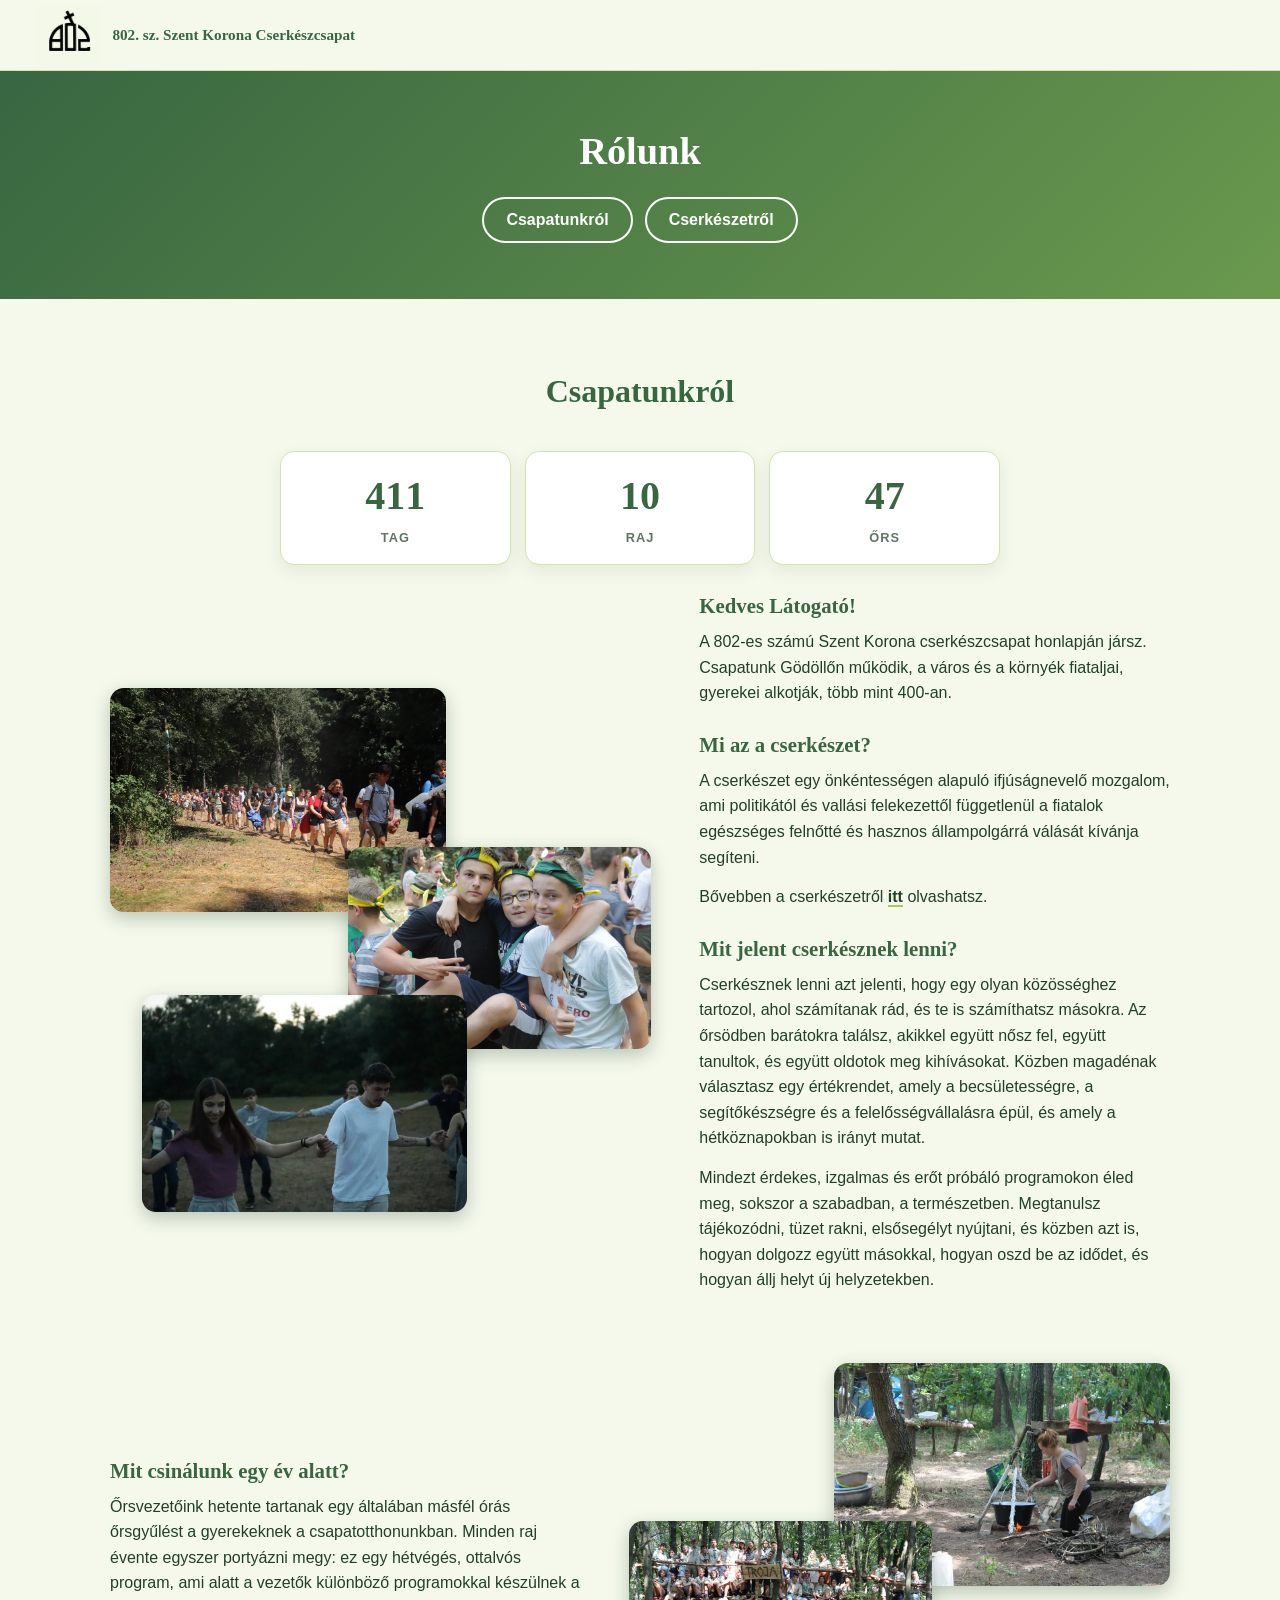
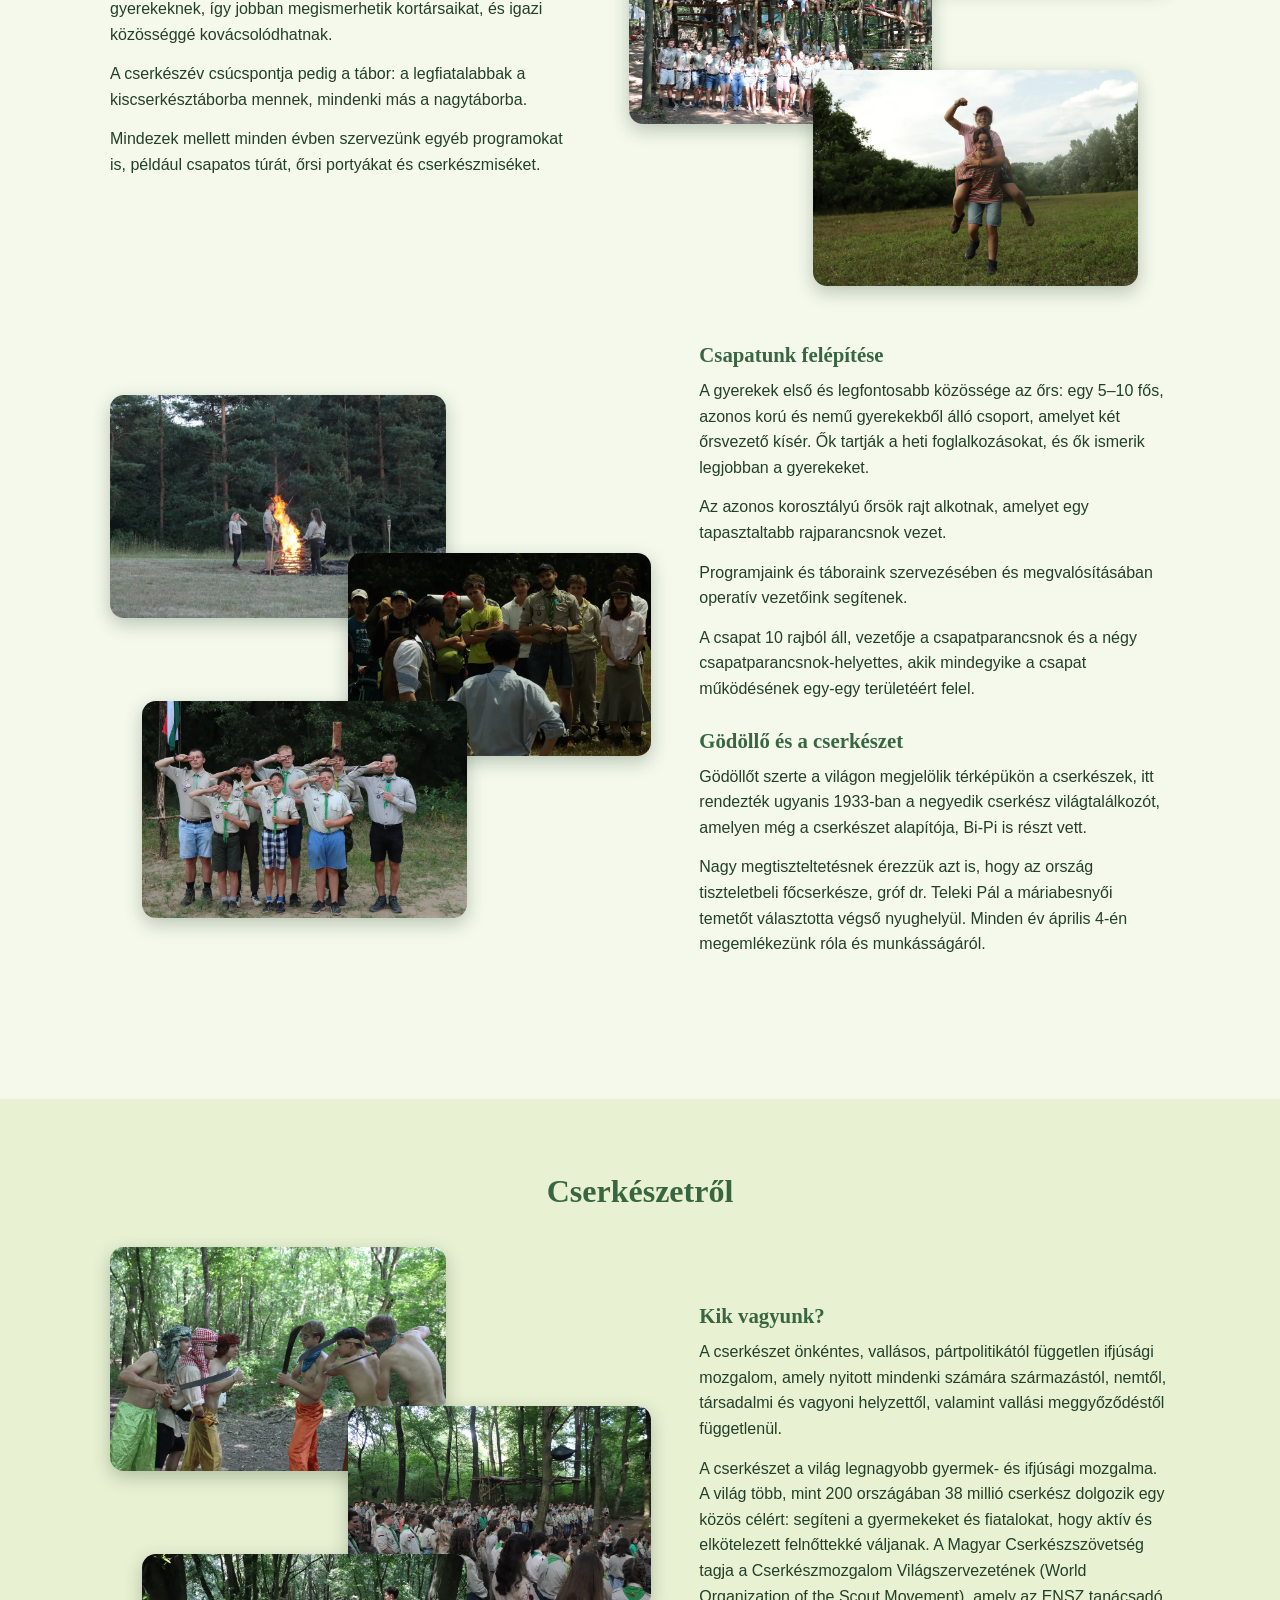
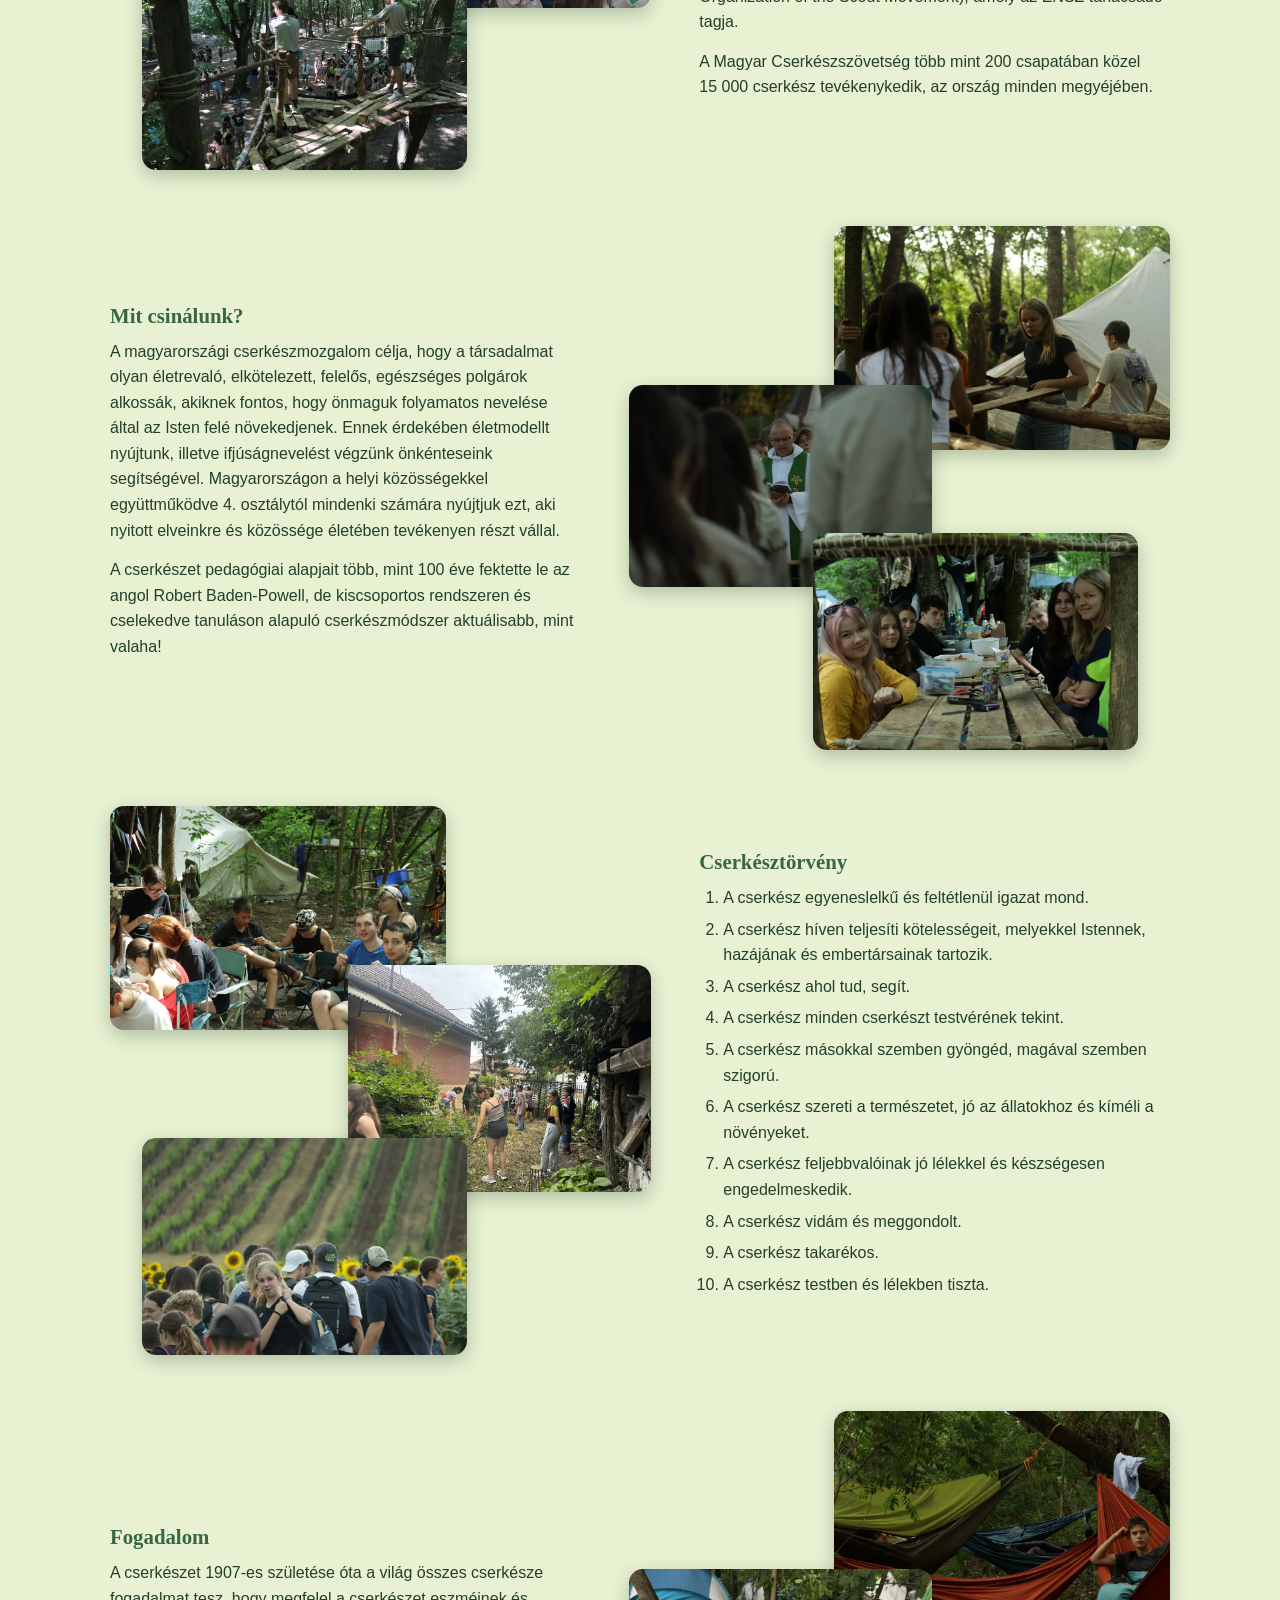
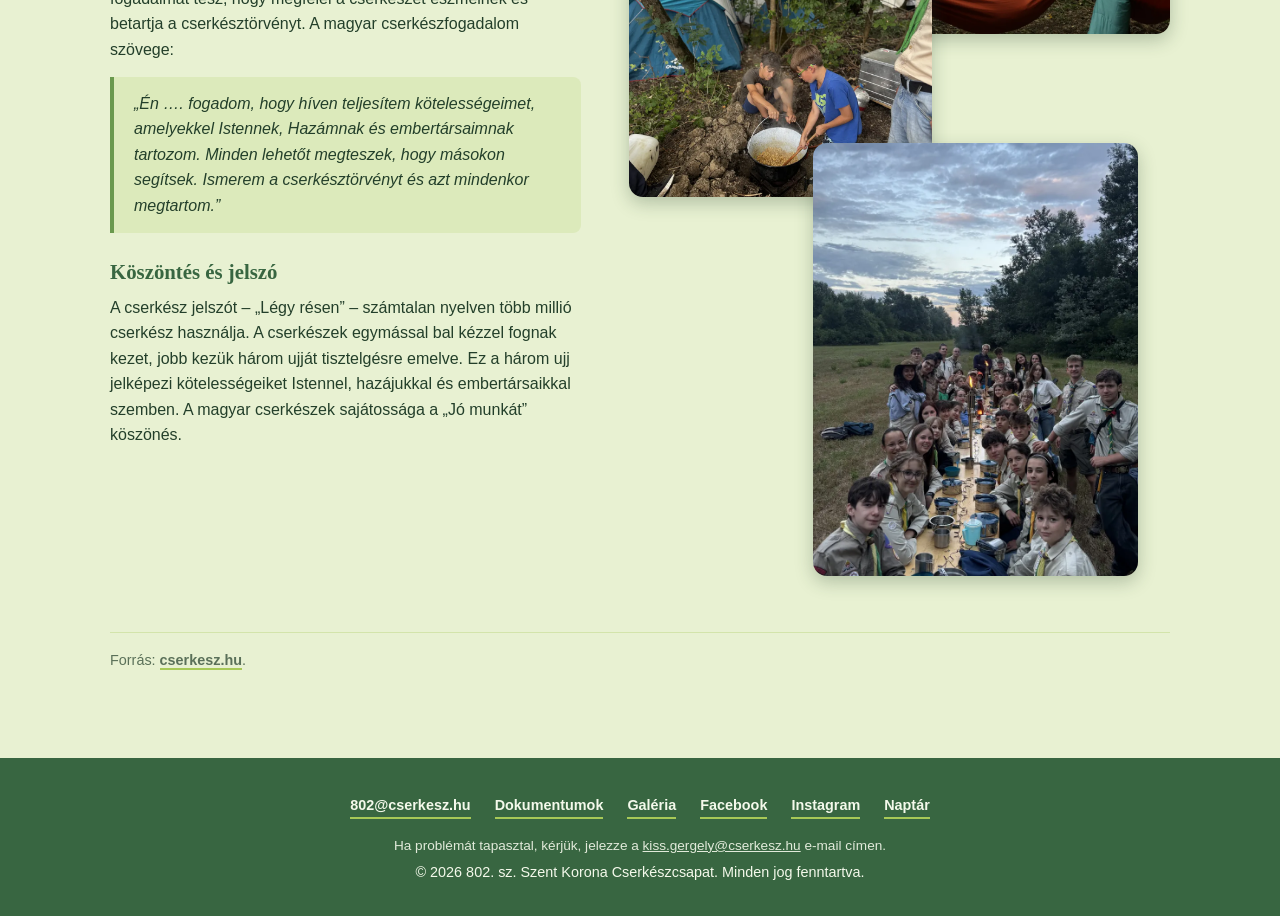
<file: rolunk.html>
<!DOCTYPE html>
<html lang="hu">
<head>
  <meta charset="UTF-8">
  <!-- Content Security Policy: scripts only from this site (plus the hashed inline script of
       404.html), embeds only from Google Forms/Drive/Maps; a defence in depth against injected code.
       Keep it identical on every page; a new external resource has to be allowed here. -->
  <meta http-equiv="Content-Security-Policy" content="default-src 'self'; script-src 'self' 'sha256-ILmEoDmaDFn/JUVySfZHBvQvwyPFL4ER1KanXS+sU4k='; style-src 'self' 'unsafe-inline'; img-src 'self' data:; connect-src 'self'; frame-src https://docs.google.com https://drive.google.com https://www.google.com https://maps.google.com; object-src 'none'; base-uri 'self'; form-action 'none'; upgrade-insecure-requests">
  <meta name="referrer" content="strict-origin-when-cross-origin">
  <meta name="viewport" content="width=device-width, initial-scale=1.0">
  <title>Rólunk – 802. sz. Szent Korona Cserkészcsapat</title>
  <meta name="description" content="Ismerd meg a 802. sz. Szent Korona Cserkészcsapatot és a cserkészetet: Gödöllőn működő csapatunkról, a cserkészmozgalomról, a cserkésztörvényről és az egyenruháról.">

  <link rel="canonical" href="https://www.802szentkorona.com/rolunk">

  <meta property="og:type" content="website">
  <meta property="og:title" content="Rólunk – 802. sz. Szent Korona Cserkészcsapat">
  <meta property="og:description" content="Ismerd meg a csapatunkat és a cserkészetet.">
  <meta property="og:url" content="https://www.802szentkorona.com/rolunk">
  <meta property="og:image" content="https://www.802szentkorona.com/images/webp/kozos/share.jpg">
  <meta property="og:image:width" content="1200">
  <meta property="og:image:height" content="630">
  <meta property="og:image:alt" content="A 802. sz. Szent Korona Cserkészcsapat tagjai közös csoportképen">
  <meta property="og:site_name" content="802. sz. Szent Korona Cserkészcsapat">
  <meta name="twitter:card" content="summary_large_image">
  <meta property="og:locale" content="hu_HU">

  <link rel="icon" type="image/jpeg" href="images/webp/kozos/logo_green.jpg?v=1">
  <link rel="apple-touch-icon" href="images/webp/kozos/logo_green.jpg?v=1">
  <link rel="stylesheet" href="style.css?v=131">
</head>
<body>

  <!-- Notice bar (red, top of the page) -->
  <!-- NOTICES:START – written by tools/sync_notices.py from the Google Sheet, do not edit by hand -->
  <div class="notice-bar" id="noticeBar"></div>

  <!-- NOTICES:END -->

  <!-- Header / navigation -->
  <header class="site-header">
    <div class="container header-inner">
      <a href="./" class="logo">
        <img class="logo-img" src="images/webp/kozos/logo_white.webp" alt="" data-optional>
        <span class="logo-text">802. sz. Szent Korona Cserkészcsapat</span>
      </a>

      <!-- Hamburger button for the mobile view -->
      <button class="nav-toggle" id="navToggle" type="button" aria-label="Menü megnyitása" aria-expanded="false" aria-controls="mainNav">
        <span></span>
        <span></span>
        <span></span>
      </button>

      <nav class="main-nav" id="mainNav">
        <ul>
          <li><a href="./">Főoldal</a></li>
          <li class="has-sub">
            <button class="nav-sub-toggle" type="button" aria-expanded="false" aria-controls="subPrograms">Események</button>
            <ul class="sub-nav" id="subPrograms">
              <li><a href="programok">Programjaink</a></li>
              <li><a href="tabor">Táboraink</a></li>
            </ul>
          </li>
          <li><a href="csapatotthon">Csapatotthonunk</a></li>
          <li><a href="rolunk" aria-current="page">Rólunk</a></li>
          <li class="has-sub">
            <button class="nav-sub-toggle" type="button" aria-expanded="false" aria-controls="subFinance">Pénzügyek</button>
            <ul class="sub-nav" id="subFinance">
              <li><a href="penzugyek#tagdij">Tagdíj</a></li>
              <li><a href="penzugyek#nagytabor">Nagytábordíj</a></li>
              <li><a href="penzugyek#kcstabor">Kcs tábordíj</a></li>
              <li><a href="egyesulet">Egyesület</a></li>
              <li><a href="eszkozok">Eszközbérlés</a></li>
            </ul>
          </li>
          <li><a class="nav-cta nav-cta-join" href="csatlakozom">Csatlakozom</a></li>
          <li><a class="nav-cta" href="tamogass">Támogass minket</a></li>
        </ul>
      </nav>
    </div>
  </header>

  <!-- Title banner -->
  <section class="page-banner">
    <h1>Rólunk</h1>
    <!-- Jump to the two sections (inside the title banner, with white buttons) -->
    <nav class="page-jump" aria-label="Rólunk menüpontjai">
      <a href="#csapatunkrol">Csapatunkról</a>
      <a href="#cserkeszetrol">Cserkészetről</a>
    </nav>
  </section>

  <!--
    The texts of the two sections come from the team's earlier website (802szentkorona.hu/rólunk
    and /rólunk/cserkészetről); small typos and
    quotation mark errors were fixed.
  -->

  <!-- 1. Csapatunkról (about the team) -->
  <section id="csapatunkrol" class="section has-side-photos">
    <div class="container prose">
      <h2>Csapatunkról</h2>

      <!-- Counters (they roll up when scrolled into view) -->
      <div class="stats-band">
        <!-- COUNTERS:START – written by tools/sync_counters.py from the Google Sheet, do not edit by hand -->
        <div class="stats">
          <div class="stat-card">
            <span class="stat-number" data-count="411">411</span>
            <span class="stat-label">Tag</span>
          </div>
          <div class="stat-card">
            <span class="stat-number" data-count="10">10</span>
            <span class="stat-label">Raj</span>
          </div>
          <div class="stat-card">
            <span class="stat-number" data-count="47">47</span>
            <span class="stat-label">Őrs</span>
          </div>
        </div>

        <!-- COUNTERS:END -->
      </div>

      <h3>Kedves Látogató!</h3>
      <p>A 802-es számú Szent Korona cserkészcsapat honlapján jársz. Csapatunk Gödöllőn működik, a város és a környék fiataljai, gyerekei alkotják, több mint 400-an.</p>

      <h3>Mi az a cserkészet?</h3>
      <p>A cserkészet egy önkéntességen alapuló ifjúságnevelő mozgalom, ami politikától és vallási felekezettől függetlenül a fiatalok egészséges felnőtté és hasznos állampolgárrá válását kívánja segíteni.</p>
      <p>Bővebben a cserkészetről <a href="#cserkeszetrol">itt</a> olvashatsz.</p>

      <h3>Mit jelent cserkésznek lenni?</h3>
      <p>Cserkésznek lenni azt jelenti, hogy egy olyan közösséghez tartozol, ahol számítanak rád, és te is számíthatsz másokra. Az őrsödben barátokra találsz, akikkel együtt nősz fel, együtt tanultok, és együtt oldotok meg kihívásokat. Közben magadénak választasz egy értékrendet, amely a becsületességre, a segítőkészségre és a felelősségvállalásra épül, és amely a hétköznapokban is irányt mutat.</p>
      <p>Mindezt érdekes, izgalmas és erőt próbáló programokon éled meg, sokszor a szabadban, a természetben. Megtanulsz tájékozódni, tüzet rakni, elsősegélyt nyújtani, és közben azt is, hogyan dolgozz együtt másokkal, hogyan oszd be az idődet, és hogyan állj helyt új helyzetekben.</p>

      <!-- The Csapatunkról text is split into 3 image blocks: a new block starts at a .block-start heading (script.js initSplitBlocks) -->
      <h3 class="block-start">Mit csinálunk egy év alatt?</h3>
      <p>Őrsvezetőink hetente tartanak egy általában másfél órás őrsgyűlést a gyerekeknek a csapatotthonunkban. Minden raj évente egyszer portyázni megy: ez egy hétvégés, ottalvós program, ami alatt a vezetők különböző programokkal készülnek a gyerekeknek, így jobban megismerhetik kortársaikat, és igazi közösséggé kovácsolódhatnak.</p>
      <p>A cserkészév csúcspontja pedig a tábor: a legfiatalabbak a kiscserkésztáborba mennek, mindenki más a nagytáborba.</p>
      <p>Mindezek mellett minden évben szervezünk egyéb programokat is, például csapatos túrát, őrsi portyákat és cserkészmiséket.</p>

      <h3 class="block-start">Csapatunk felépítése</h3>
      <p>A gyerekek első és legfontosabb közössége az őrs: egy 5–10 fős, azonos korú és nemű gyerekekből álló csoport, amelyet két őrsvezető kísér. Ők tartják a heti foglalkozásokat, és ők ismerik legjobban a gyerekeket.</p>
      <p>Az azonos korosztályú őrsök rajt alkotnak, amelyet egy tapasztaltabb rajparancsnok vezet.</p>
      <p>Programjaink és táboraink szervezésében és megvalósításában operatív vezetőink segítenek.</p>
      <p>A csapat 10 rajból áll, vezetője a csapatparancsnok és a négy csapatparancsnok-helyettes, akik mindegyike a csapat működésének egy-egy területéért felel.</p>

      <h3>Gödöllő és a cserkészet</h3>
      <p>Gödöllőt szerte a világon megjelölik térképükön a cserkészek, itt rendezték ugyanis 1933-ban a negyedik cserkész világtalálkozót, amelyen még a cserkészet alapítója, Bi-Pi is részt vett.</p>
      <p>Nagy megtiszteltetésnek érezzük azt is, hogy az ország tiszteletbeli főcserkésze, gróf dr. Teleki Pál a máriabesnyői temetőt választotta végső nyughelyül. Minden év április 4-én megemlékezünk róla és munkásságáról.</p>
    </div>

    <!-- Photos on both sides of the text (freely placed on wide screens, in a grid below the text on narrow ones) -->
    <div class="side-photos">
      <img class="side-photo side-right" src="images/webp/rolunk/img_3437.webp" width="1000" height="667" loading="lazy" style="--k:0.77;--top:0.0%;--nudge:0px" alt="Cserkészek vonulnak az erdőben">
      <img class="side-photo side-left" src="images/webp/rolunk/csapat_baratok.webp" width="1000" height="666" loading="lazy" style="--k:0.82;--top:10.5%;--nudge:0px" alt="Három nevető fiú átkarolja egymást a táborban, zöld-sárga kendővel a fejükön">
      <img class="side-photo side-right" src="images/webp/rolunk/img_7323.webp" width="1000" height="667" loading="lazy" style="--k:0.81;--top:21.0%;--nudge:3px" alt="Gyerekek körben fogják egymás kezét egy réten">
      <img class="side-photo side-left" src="images/webp/rolunk/csapat_fozes.webp" width="1000" height="666" loading="lazy" style="--k:0.82;--top:31.5%;--nudge:0px" alt="Bográcsban főznek a táborban, a fák között épített asztalok mellett">
      <img class="side-photo side-right" src="images/webp/rolunk/img_9892.webp" width="1000" height="667" loading="lazy" style="--k:0.86;--top:42.0%;--nudge:2px" alt="Gyerekek és vezetők egy fából épített tábori építmény körül">
      <img class="side-photo side-left" src="images/webp/rolunk/img_6306.webp" width="1000" height="667" loading="lazy" style="--k:0.79;--top:52.5%;--nudge:-4px" alt="Egy gyerek a hátán cipel egy másikat egy réten">
      <img class="side-photo side-right" src="images/webp/rolunk/csapat_tabortuz.webp" width="1000" height="666" loading="lazy" style="--k:0.82;--top:63.0%;--nudge:0px" alt="Egyenruhás vezetők a tábortűz mellett egy erdőszéli réten">
      <img class="side-photo side-left" src="images/webp/rolunk/img_6220.webp" width="1000" height="667" loading="lazy" style="--k:0.84;--top:73.5%;--nudge:11px" alt="Vezetők és fiatalok csoportja az erdőben">
      <img class="side-photo side-right" src="images/webp/rolunk/img_0915.webp" width="1000" height="667" loading="lazy" style="--k:0.86;--top:84.0%;--nudge:3px" alt="Cserkészek tisztelegnek sorban egy zászló előtt">
    </div>
  </section>

  <!-- 2. Cserkészetről (about scouting) -->
  <section id="cserkeszetrol" class="section has-side-photos about-alt">
    <div class="container prose">
      <h2>Cserkészetről</h2>

      <!-- 4 image blocks: a new block starts at a .block-start heading (script.js initSplitBlocks), 3 images per block -->
      <h3>Kik vagyunk?</h3>
      <p>A cserkészet önkéntes, vallásos, pártpolitikától független ifjúsági mozgalom, amely nyitott mindenki számára származástól, nemtől, társadalmi és vagyoni helyzettől, valamint vallási meggyőződéstől függetlenül.</p>
      <p>A cserkészet a világ legnagyobb gyermek- és ifjúsági mozgalma. A világ több, mint 200 országában 38 millió cserkész dolgozik egy közös célért: segíteni a gyermekeket és fiatalokat, hogy aktív és elkötelezett felnőttekké váljanak. A Magyar Cserkészszövetség tagja a Cserkészmozgalom Világszervezetének (World Organization of the Scout Movement), amely az ENSZ tanácsadó tagja.</p>
      <p>A Magyar Cserkészszövetség több mint 200 csapatában közel 15&nbsp;000 cserkész tevékenykedik, az ország minden megyéjében.</p>

      <h3 class="block-start">Mit csinálunk?</h3>
      <p>A magyarországi cserkészmozgalom célja, hogy a társadalmat olyan életrevaló, elkötelezett, felelős, egészséges polgárok alkossák, akiknek fontos, hogy önmaguk folyamatos nevelése által az Isten felé növekedjenek. Ennek érdekében életmodellt nyújtunk, illetve ifjúságnevelést végzünk önkénteseink segítségével. Magyarországon a helyi közösségekkel együttműködve 4. osztálytól mindenki számára nyújtjuk ezt, aki nyitott elveinkre és közössége életében tevékenyen részt vállal.</p>
      <p>A cserkészet pedagógiai alapjait több, mint 100 éve fektette le az angol Robert Baden-Powell, de kiscsoportos rendszeren és cselekedve tanuláson alapuló cserkészmódszer aktuálisabb, mint valaha!</p>

      <h3 class="block-start">Cserkésztörvény</h3>
      <ol>
        <li>A cserkész egyeneslelkű és feltétlenül igazat mond.</li>
        <li>A cserkész híven teljesíti kötelességeit, melyekkel Istennek, hazájának és embertársainak tartozik.</li>
        <li>A cserkész ahol tud, segít.</li>
        <li>A cserkész minden cserkészt testvérének tekint.</li>
        <li>A cserkész másokkal szemben gyöngéd, magával szemben szigorú.</li>
        <li>A cserkész szereti a természetet, jó az állatokhoz és kíméli a növényeket.</li>
        <li>A cserkész feljebbvalóinak jó lélekkel és készségesen engedelmeskedik.</li>
        <li>A cserkész vidám és meggondolt.</li>
        <li>A cserkész takarékos.</li>
        <li>A cserkész testben és lélekben tiszta.</li>
      </ol>

      <h3 class="block-start">Fogadalom</h3>
      <p>A cserkészet 1907-es születése óta a világ összes cserkésze fogadalmat tesz, hogy megfelel a cserkészet eszméinek és betartja a cserkésztörvényt. A magyar cserkészfogadalom szövege:</p>
      <blockquote>„Én …. fogadom, hogy híven teljesítem kötelességeimet, amelyekkel Istennek, Hazámnak és embertársaimnak tartozom. Minden lehetőt megteszek, hogy másokon segítsek. Ismerem a cserkésztörvényt és azt mindenkor megtartom.”</blockquote>

      <h3>Köszöntés és jelszó</h3>
      <p>A cserkész jelszót – „Légy résen” – számtalan nyelven több millió cserkész használja. A cserkészek egymással bal kézzel fognak kezet, jobb kezük három ujját tisztelgésre emelve. Ez a három ujj jelképezi kötelességeiket Istennel, hazájukkal és embertársaikkal szemben. A magyar cserkészek sajátossága a „Jó munkát” köszönés.</p>

      <p class="prose-source">Forrás: <a href="https://cserkesz.hu" target="_blank" rel="noopener noreferrer">cserkesz.hu</a>.</p>
    </div>

    <!-- Photos on both sides of the text (freely placed on wide screens, in a grid below the text on narrow ones) -->
    <div class="side-photos">
      <img class="side-photo side-left" src="images/webp/rolunk/img_1338.webp" width="1000" height="667" loading="lazy" style="--k:0.94;--top:2.2%;--nudge:-3px" alt="Jelmezes gyerekek kardokkal játszanak az erdőben">
      <img class="side-photo side-right" src="images/webp/rolunk/img_3298.webp" width="1000" height="667" loading="lazy" style="--k:0.79;--top:7.5%;--nudge:-13px" alt="Cserkészek szabadtéri szentmisén az erdőben">
      <img class="side-photo side-left" src="images/webp/rolunk/img_3226.webp" width="1000" height="667" loading="lazy" style="--k:0.98;--top:18.9%;--nudge:-4px" alt="Vezetők és gyerekek egy fából épített pallóhídon">
      <img class="side-photo side-right" src="images/webp/rolunk/img_6290.webp" width="1000" height="667" loading="lazy" style="--k:0.8;--top:21.9%;--nudge:0px" alt="Gyerekek egy sátor mellett a táborban">
      <img class="side-photo side-left" src="images/webp/rolunk/img_7015.webp" width="1000" height="667" loading="lazy" style="--k:0.86;--top:36.8%;--nudge:10px" alt="Pap a cserkészmisén">
      <img class="side-photo side-right" src="images/webp/rolunk/img_6550.webp" width="1000" height="667" loading="lazy" style="--k:0.96;--top:37.5%;--nudge:-9px" alt="Fiatalok egy fa asztalnál a táborban">
      <img class="side-photo side-right" src="images/webp/rolunk/img_6676.webp" width="1000" height="667" loading="lazy" style="--k:0.92;--top:54.8%;--nudge:0px" alt="Cserkészek pihennek a táborban egy sátor előtt">
      <img class="side-photo side-left" src="images/webp/rolunk/img_8400.webp" width="1000" height="750" loading="lazy" style="--k:0.79;--top:57.6%;--nudge:9px" alt="Cserkészek a ház kertjében munka közben">
      <img class="side-photo side-right" src="images/webp/rolunk/img_6571.webp" width="1000" height="667" loading="lazy" style="--k:0.89;--top:90.8%;--nudge:-3px" alt="Gyerekek egy napraforgó- és szántóföld mellett">
      <img class="side-photo side-right" src="images/webp/rolunk/img_6570.webp" width="1000" height="667" loading="lazy" style="--k:0.92;--top:73.2%;--nudge:2px" alt="Függőágyak az erdőben">
      <img class="side-photo side-left" src="images/webp/rolunk/img_8406.webp" width="1000" height="750" loading="lazy" style="--k:0.88;--top:87.3%;--nudge:-12px" alt="Gyerekek bográcsban főznek a táborban">
      <img class="side-photo side-left" src="images/webp/rolunk/img_7826.webp" width="750" height="1000" loading="lazy" style="--k:0.7;--top:70.3%;--nudge:0px" alt="Hosszú asztalnál vacsorázó cserkészek naplementekor">
    </div>
  </section>

  <!-- Footer -->
  <footer class="site-footer">
    <div class="container">
      <div class="footer-links">
        <a href="mailto:802@cserkesz.hu">802@cserkesz.hu</a>
        <a href="dokumentumok">Dokumentumok</a>
        <a href="galeria">Galéria</a>
        <a href="https://www.facebook.com/802szentkorona" target="_blank" rel="noopener noreferrer">Facebook</a>
        <a href="https://www.instagram.com/802szentkorona/" target="_blank" rel="noopener noreferrer">Instagram</a>
        <a href="programok#naptar">Naptár</a>
      </div>
      <!-- ADMIN_CONTACT:START – written by tools/sync_footer.py from the ADMIN_EMAIL secret, do not edit by hand -->
      <p class="footer-report">Ha problémát tapasztal, kérjük, jelezze a <a href="mailto:kiss.gergely@cserkesz.hu">kiss.gergely@cserkesz.hu</a> e-mail címen.</p>

      <!-- ADMIN_CONTACT:END -->
      <p>&copy; <span id="year"></span> 802. sz. Szent Korona Cserkészcsapat. Minden jog fenntartva.</p>
    </div>
  </footer>

  <script src="script.js?v=78"></script>
</body>
</html>
</file>
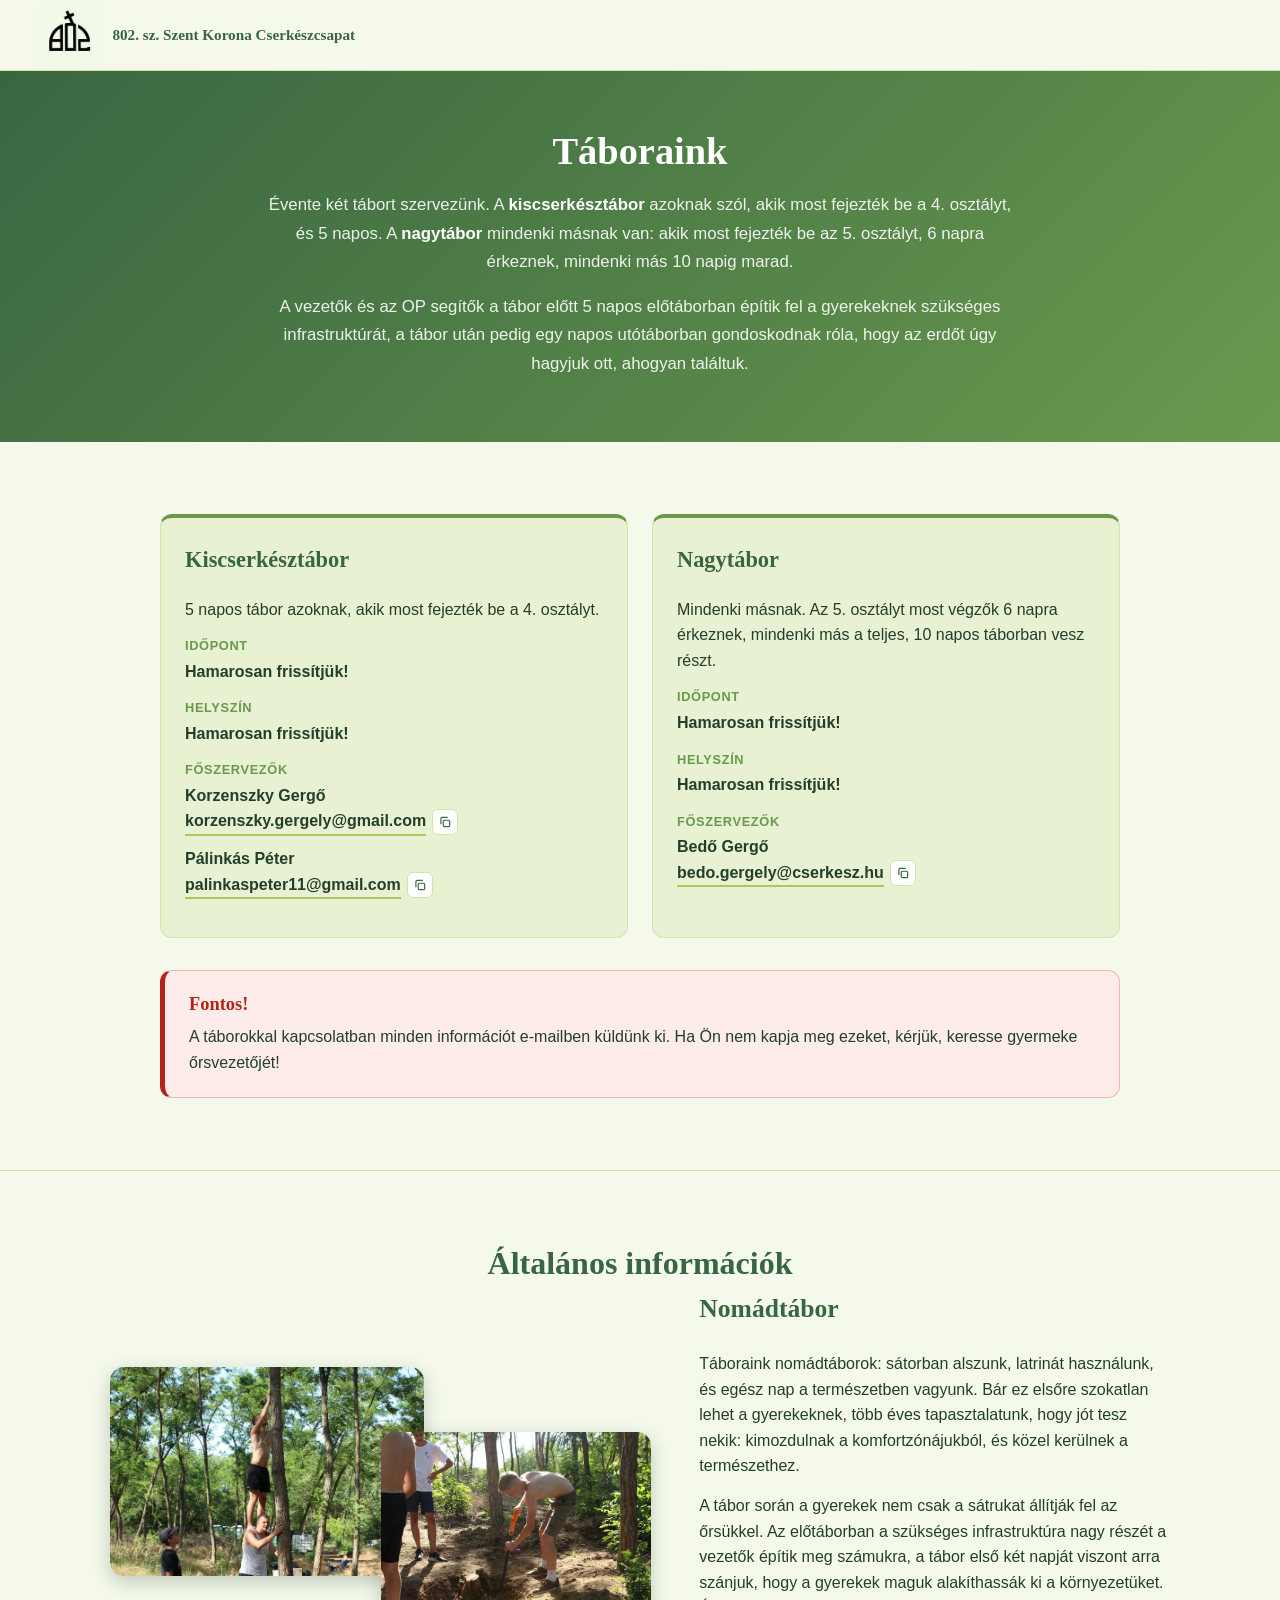
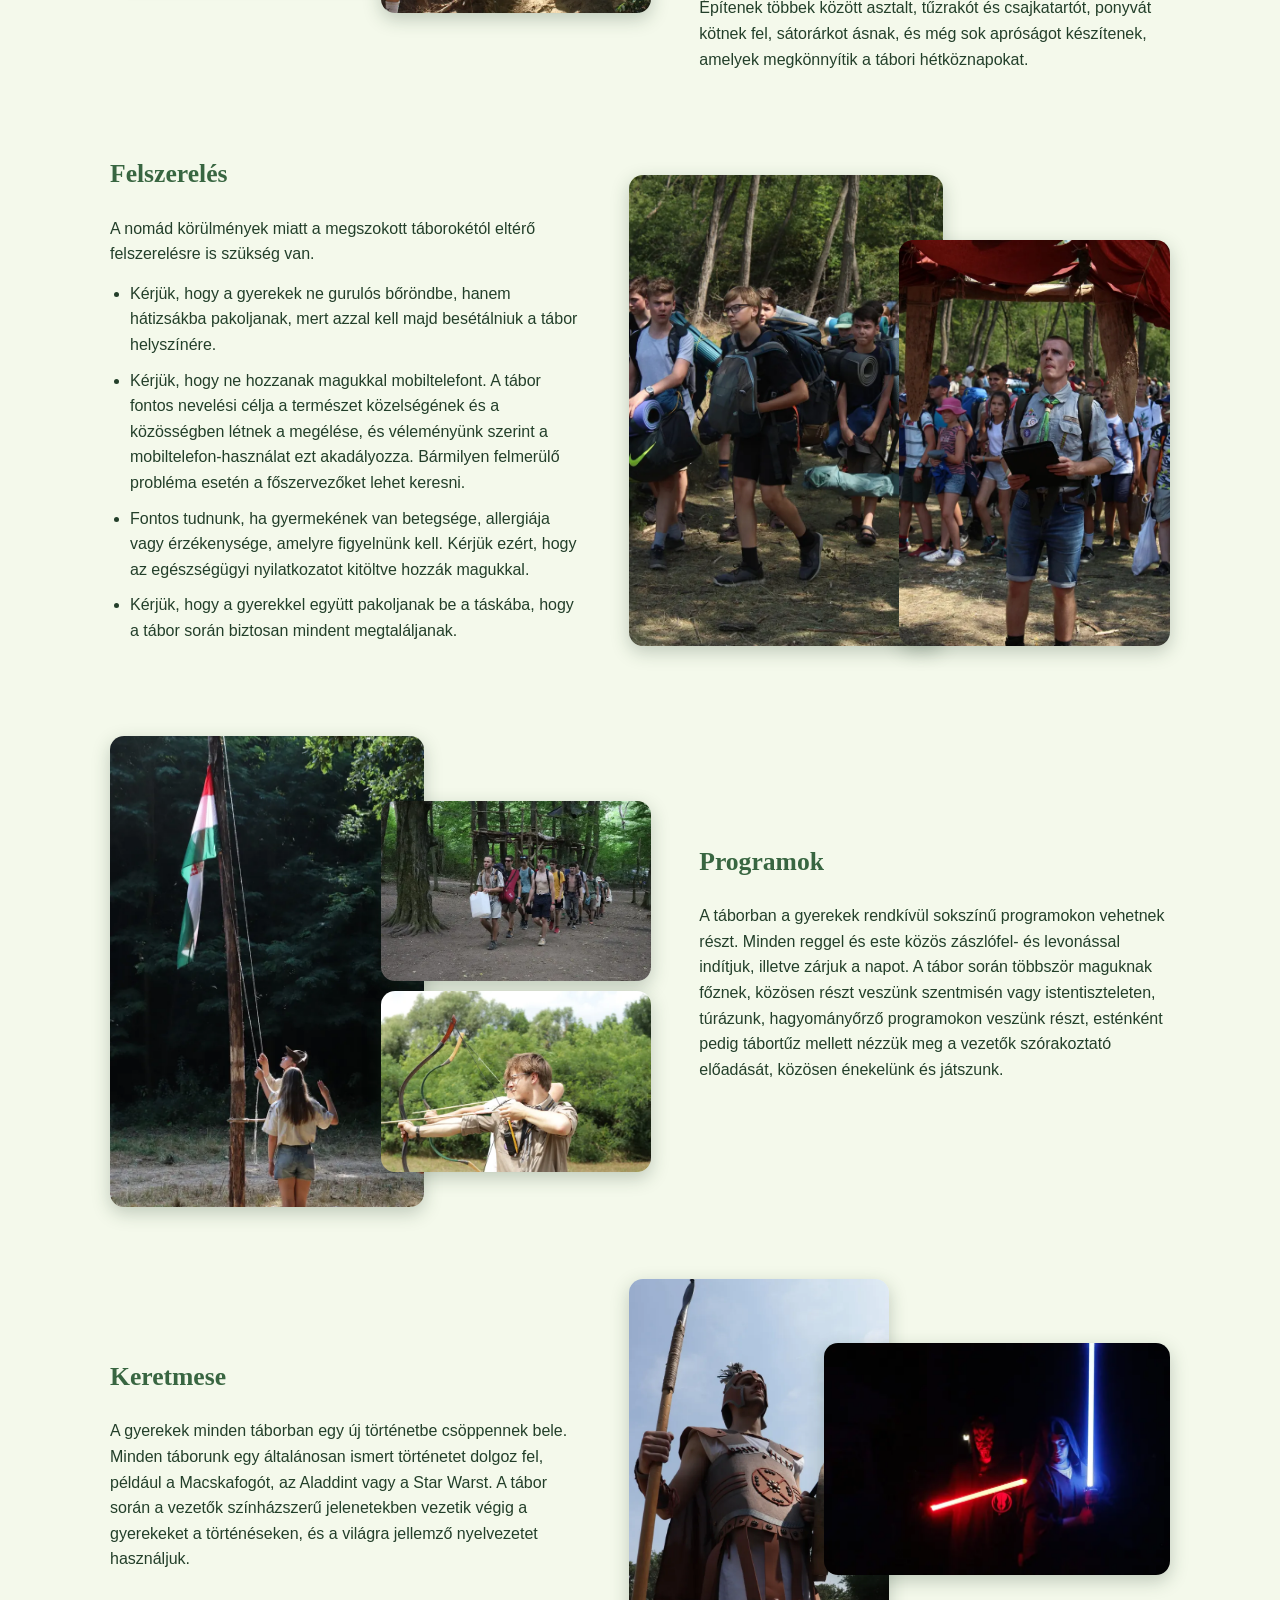
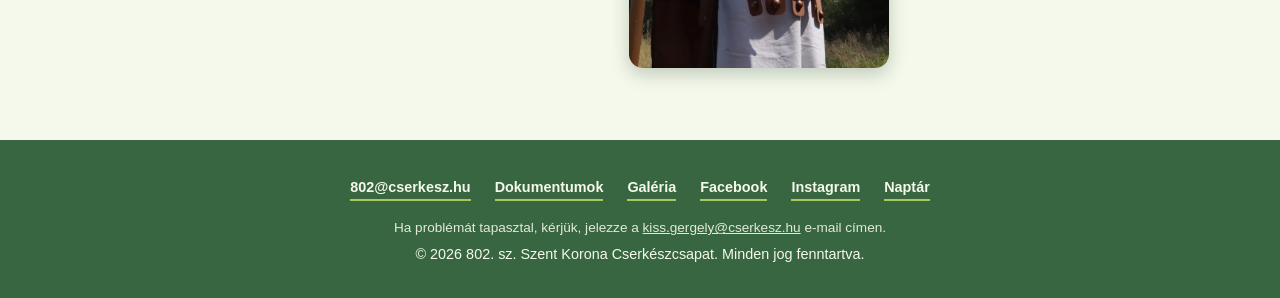
<file: tabor.html>
<!DOCTYPE html>
<html lang="hu">
<head>
  <meta charset="UTF-8">
  <!-- Content Security Policy: scripts only from this site (plus the hashed inline script of
       404.html), embeds only from Google Forms/Drive/Maps; a defence in depth against injected code.
       Keep it identical on every page; a new external resource has to be allowed here. -->
  <meta http-equiv="Content-Security-Policy" content="default-src 'self'; script-src 'self' 'sha256-ILmEoDmaDFn/JUVySfZHBvQvwyPFL4ER1KanXS+sU4k='; style-src 'self' 'unsafe-inline'; img-src 'self' data:; connect-src 'self'; frame-src https://docs.google.com https://drive.google.com https://www.google.com https://maps.google.com; object-src 'none'; base-uri 'self'; form-action 'none'; upgrade-insecure-requests">
  <meta name="referrer" content="strict-origin-when-cross-origin">
  <meta name="viewport" content="width=device-width, initial-scale=1.0">
  <title>Táboraink – 802. sz. Szent Korona Cserkészcsapat</title>
  <meta name="description" content="Nyári táboraink: kiscserkésztábor (5 nap) és nagytábor (6–10 nap). Nomádtábor, sokszínű programok, keretmese. Időpontok, helyszín, felszerelési lista.">

  <link rel="canonical" href="https://www.802szentkorona.com/tabor">

  <meta property="og:type" content="website">
  <meta property="og:title" content="Táboraink – 802. sz. Szent Korona Cserkészcsapat">
  <meta property="og:description" content="Kiscserkésztábor és nagytábor: nomádtábor, sokszínű programok, keretmese.">
  <meta property="og:url" content="https://www.802szentkorona.com/tabor">
  <meta property="og:image" content="https://www.802szentkorona.com/images/webp/kozos/share.jpg">
  <meta property="og:image:width" content="1200">
  <meta property="og:image:height" content="630">
  <meta property="og:image:alt" content="A 802. sz. Szent Korona Cserkészcsapat tagjai közös csoportképen">
  <meta property="og:site_name" content="802. sz. Szent Korona Cserkészcsapat">
  <meta name="twitter:card" content="summary_large_image">
  <meta property="og:locale" content="hu_HU">

  <link rel="icon" type="image/jpeg" href="images/webp/kozos/logo_green.jpg?v=1">
  <link rel="apple-touch-icon" href="images/webp/kozos/logo_green.jpg?v=1">
  <link rel="stylesheet" href="style.css?v=131">
</head>
<body>

  <!-- Notice bar (red, top of the page) -->
  <!-- NOTICES:START – written by tools/sync_notices.py from the Google Sheet, do not edit by hand -->
  <div class="notice-bar" id="noticeBar"></div>

  <!-- NOTICES:END -->

  <!-- Header / navigation -->
  <header class="site-header">
    <div class="container header-inner">
      <a href="./" class="logo">
        <img class="logo-img" src="images/webp/kozos/logo_white.webp" alt="" data-optional>
        <span class="logo-text">802. sz. Szent Korona Cserkészcsapat</span>
      </a>

      <!-- Hamburger button for the mobile view -->
      <button class="nav-toggle" id="navToggle" type="button" aria-label="Menü megnyitása" aria-expanded="false" aria-controls="mainNav">
        <span></span>
        <span></span>
        <span></span>
      </button>

      <nav class="main-nav" id="mainNav">
        <ul>
          <li><a href="./">Főoldal</a></li>
          <li class="has-sub is-current">
            <button class="nav-sub-toggle" type="button" aria-expanded="false" aria-controls="subPrograms">Események</button>
            <ul class="sub-nav" id="subPrograms">
              <li><a href="programok">Programjaink</a></li>
              <li><a href="tabor" aria-current="page">Táboraink</a></li>
            </ul>
          </li>
          <li><a href="csapatotthon">Csapatotthonunk</a></li>
          <li><a href="rolunk">Rólunk</a></li>
          <li class="has-sub">
            <button class="nav-sub-toggle" type="button" aria-expanded="false" aria-controls="subFinance">Pénzügyek</button>
            <ul class="sub-nav" id="subFinance">
              <li><a href="penzugyek#tagdij">Tagdíj</a></li>
              <li><a href="penzugyek#nagytabor">Nagytábordíj</a></li>
              <li><a href="penzugyek#kcstabor">Kcs tábordíj</a></li>
              <li><a href="egyesulet">Egyesület</a></li>
              <li><a href="eszkozok">Eszközbérlés</a></li>
            </ul>
          </li>
          <li><a class="nav-cta nav-cta-join" href="csatlakozom">Csatlakozom</a></li>
          <li><a class="nav-cta" href="tamogass">Támogass minket</a></li>
        </ul>
      </nav>
    </div>
  </header>

  <!-- Title banner + introduction in one banner -->
  <section class="page-banner camp-banner">
    <h1>Táboraink</h1>
    <p>
      Évente két tábort szervezünk. A <strong>kiscserkésztábor</strong> azoknak szól, akik most
      fejezték be a 4. osztályt, és 5 napos. A <strong>nagytábor</strong> mindenki másnak van:
      akik most fejezték be az 5. osztályt, 6 napra érkeznek, mindenki más 10 napig marad.
    </p>
    <p>
      A vezetők és az OP segítők a tábor előtt 5 napos előtáborban építik fel a gyerekeknek
      szükséges infrastruktúrát, a tábor után pedig egy napos utótáborban gondoskodnak róla,
      hogy az erdőt úgy hagyjuk ott, ahogyan találtuk.
    </p>
  </section>

  <!--
    The two camp cards (Időpont, Helyszín, Főszervezők) are NOT edited by hand: the part between
    "CAMPS:START" and "CAMPS:END" is rewritten by tools/sync_camps.py from the "Táborok" sheet of the
    team's Google Sheet (hourly, GitHub Actions). New card = new row in the
    sheet. The "Általános információk" part is fixed text. The images are in the images/webp/tabor/ folder
    (the small thumbnails in the thumb/ subfolder; the original, large photos in the images/originals/tabor/
    folder, which .gitignore excludes).
  -->
  <!-- The two camps' details: time, place, main organisers -->
  <section class="section">
    <div class="container">
      <div class="camp-cards">
        <!-- CAMPS:START (generated automatically by tools/sync_camps.py from the Google Sheet; do not edit by hand) -->
        <div class="camp-card">
          <h3>Kiscserkésztábor</h3>
          <p class="camp-card-lead">5 napos tábor azoknak, akik most fejezték be a 4. osztályt.</p>
          <p class="bank-label">Időpont</p>
          <p class="camp-card-value">Hamarosan frissítjük!</p>
          <p class="bank-label">Helyszín</p>
          <p class="camp-card-value">Hamarosan frissítjük!</p>
          <p class="bank-label">Főszervezők</p>
          <p class="camp-card-value camp-person">
            Korzenszky Gergő<br>
            <a class="inline-link" href="mailto:korzenszky.gergely@gmail.com">korzenszky.gergely@gmail.com</a>
          </p>
          <p class="camp-card-value camp-person">
            Pálinkás Péter<br>
            <a class="inline-link" href="mailto:palinkaspeter11@gmail.com">palinkaspeter11@gmail.com</a>
          </p>
        </div>

        <div class="camp-card">
          <h3>Nagytábor</h3>
          <p class="camp-card-lead">Mindenki másnak. Az 5. osztályt most végzők 6 napra érkeznek, mindenki más a teljes, 10 napos táborban vesz részt.</p>
          <p class="bank-label">Időpont</p>
          <p class="camp-card-value">Hamarosan frissítjük!</p>
          <p class="bank-label">Helyszín</p>
          <p class="camp-card-value">Hamarosan frissítjük!</p>
          <p class="bank-label">Főszervezők</p>
          <p class="camp-card-value camp-person">
            Bedő Gergő<br>
            <a class="inline-link" href="mailto:bedo.gergely@cserkesz.hu">bedo.gergely@cserkesz.hu</a>
          </p>
        </div>

        <!-- CAMPS:END -->
      </div>
      <!-- Fixed warning below the camp cards (not from the sheet) -->
      <div class="camp-alert" role="note">
        <h3>Fontos!</h3>
        <p>A táborokkal kapcsolatban minden információt e-mailben küldünk ki. Ha Ön nem kapja meg ezeket, kérjük, keresse gyermeke őrsvezetőjét!</p>
      </div>
    </div>
  </section>

  <section class="section camp-info">
    <div class="container">
      <h2 class="section-title">Általános információk</h2>
      <div class="camp-block">
        <div class="camp-media">
          <div class="camp-col">
            <img src="images/webp/tabor/thumb/epitkezes1.webp" data-full="images/webp/tabor/epitkezes1.webp" width="1600" height="1067" loading="lazy" alt="Gyerekek és vezetők építkeznek a tábor helyszínén, egy fa tövében">
          </div>
          <div class="camp-col">
            <img src="images/webp/tabor/thumb/epitkezes2.webp" data-full="images/webp/tabor/epitkezes2.webp" width="1600" height="1067" loading="lazy" alt="Egy fiú ásóval dolgozik a tábor építésekor">
          </div>
        </div>
        <div class="camp-text">
          <h3>Nomádtábor</h3>
          <p>Táboraink nomádtáborok: sátorban alszunk, latrinát használunk, és egész nap a természetben vagyunk. Bár ez elsőre szokatlan lehet a gyerekeknek, több éves tapasztalatunk, hogy jót tesz nekik: kimozdulnak a komfortzónájukból, és közel kerülnek a természethez.</p>
          <p>A tábor során a gyerekek nem csak a sátrukat állítják fel az őrsükkel. Az előtáborban a szükséges infrastruktúra nagy részét a vezetők építik meg számukra, a tábor első két napját viszont arra szánjuk, hogy a gyerekek maguk alakíthassák ki a környezetüket. Építenek többek között asztalt, tűzrakót és csajkatartót, ponyvát kötnek fel, sátorárkot ásnak, és még sok apróságot készítenek, amelyek megkönnyítik a tábori hétköznapokat.</p>
        </div>
      </div>

      <div class="camp-block camp-block-reverse">
        <div class="camp-media">
          <div class="camp-col">
            <img src="images/webp/tabor/thumb/felszereles1.webp" data-full="images/webp/tabor/felszereles1.webp" width="1067" height="1600" loading="lazy" alt="Hátizsákos gyerekek gyülekeznek a tábor kezdetén">
          </div>
          <div class="camp-col">
            <img src="images/webp/tabor/thumb/felszereles2.webp" data-full="images/webp/tabor/felszereles2.webp" width="1067" height="1600" loading="lazy" alt="Egy vezető áll a tábori gyülekezőn, körülötte gyerekek">
          </div>
        </div>
        <div class="camp-text">
          <h3>Felszerelés</h3>
          <p>A nomád körülmények miatt a megszokott táborokétól eltérő felszerelésre is szükség van.</p>
          <ul class="camp-list">
            <li>Kérjük, hogy a gyerekek ne gurulós bőröndbe, hanem hátizsákba pakoljanak, mert azzal kell majd besétálniuk a tábor helyszínére.</li>
            <li>Kérjük, hogy ne hozzanak magukkal mobiltelefont. A tábor fontos nevelési célja a természet közelségének és a közösségben létnek a megélése, és véleményünk szerint a mobiltelefon-használat ezt akadályozza. Bármilyen felmerülő probléma esetén a főszervezőket lehet keresni.</li>
            <li>Fontos tudnunk, ha gyermekének van betegsége, allergiája vagy érzékenysége, amelyre figyelnünk kell. Kérjük ezért, hogy az egészségügyi nyilatkozatot kitöltve hozzák magukkal.</li>
            <li>Kérjük, hogy a gyerekkel együtt pakoljanak be a táskába, hogy a tábor során biztosan mindent megtaláljanak.</li>
          </ul>
        </div>
      </div>

      <div class="camp-block">
        <div class="camp-media">
          <div class="camp-col">
            <img src="images/webp/tabor/thumb/programok1.webp" data-full="images/webp/tabor/programok1.webp" width="1067" height="1600" loading="lazy" alt="Zászlófelvonás a tábori zászlórúdnál">
          </div>
          <div class="camp-col">
            <img src="images/webp/tabor/thumb/programok2.webp" data-full="images/webp/tabor/programok2.webp" width="1600" height="1067" loading="lazy" alt="Gyerekek és vezetők csoportja gyalogol az erdőben">
            <img src="images/webp/tabor/thumb/programok3.webp" data-full="images/webp/tabor/programok3.webp" width="1600" height="1067" loading="lazy" alt="Íjászat a táborban">
          </div>
        </div>
        <div class="camp-text">
          <h3>Programok</h3>
          <p>A táborban a gyerekek rendkívül sokszínű programokon vehetnek részt. Minden reggel és este közös zászlófel- és levonással indítjuk, illetve zárjuk a napot. A tábor során többször maguknak főznek, közösen részt veszünk szentmisén vagy istentiszteleten, túrázunk, hagyományőrző programokon veszünk részt, esténként pedig tábortűz mellett nézzük meg a vezetők szórakoztató előadását, közösen énekelünk és játszunk.</p>
        </div>
      </div>

      <div class="camp-block camp-block-reverse">
        <div class="camp-media" style="--col1:48%;--col2:64%;--overlap:-12%">
          <div class="camp-col">
            <img src="images/webp/tabor/thumb/km1.webp" data-full="images/webp/tabor/km1.webp" width="1066" height="1600" loading="lazy" alt="Jelmezes vezető páncélban, lándzsával és pajzzsal a keretmese egyik jelenetében">
          </div>
          <div class="camp-col">
            <img src="images/webp/tabor/thumb/km2.webp" data-full="images/webp/tabor/km2.webp" width="1600" height="1067" loading="lazy" alt="Star Wars-jelmezes vezetők fénykardokkal a keretmese egyik jelenetében">
          </div>
        </div>
        <div class="camp-text">
          <h3>Keretmese</h3>
          <p>A gyerekek minden táborban egy új történetbe csöppennek bele. Minden táborunk egy általánosan ismert történetet dolgoz fel, például a Macskafogót, az Aladdint vagy a Star Warst. A tábor során a vezetők színházszerű jelenetekben vezetik végig a gyerekeket a történéseken, és a világra jellemző nyelvezetet használjuk.</p>
        </div>
      </div>
    </div>
  </section>

  <!-- Footer -->
  <footer class="site-footer">
    <div class="container">
      <div class="footer-links">
        <a href="mailto:802@cserkesz.hu">802@cserkesz.hu</a>
        <a href="dokumentumok">Dokumentumok</a>
        <a href="galeria">Galéria</a>
        <a href="https://www.facebook.com/802szentkorona" target="_blank" rel="noopener noreferrer">Facebook</a>
        <a href="https://www.instagram.com/802szentkorona/" target="_blank" rel="noopener noreferrer">Instagram</a>
        <a href="programok#naptar">Naptár</a>
      </div>
      <!-- ADMIN_CONTACT:START – written by tools/sync_footer.py from the ADMIN_EMAIL secret, do not edit by hand -->
      <p class="footer-report">Ha problémát tapasztal, kérjük, jelezze a <a href="mailto:kiss.gergely@cserkesz.hu">kiss.gergely@cserkesz.hu</a> e-mail címen.</p>

      <!-- ADMIN_CONTACT:END -->
      <p>&copy; <span id="year"></span> 802. sz. Szent Korona Cserkészcsapat. Minden jog fenntartva.</p>
    </div>
  </footer>

  <script src="script.js?v=78"></script>
</body>
</html>
</file>
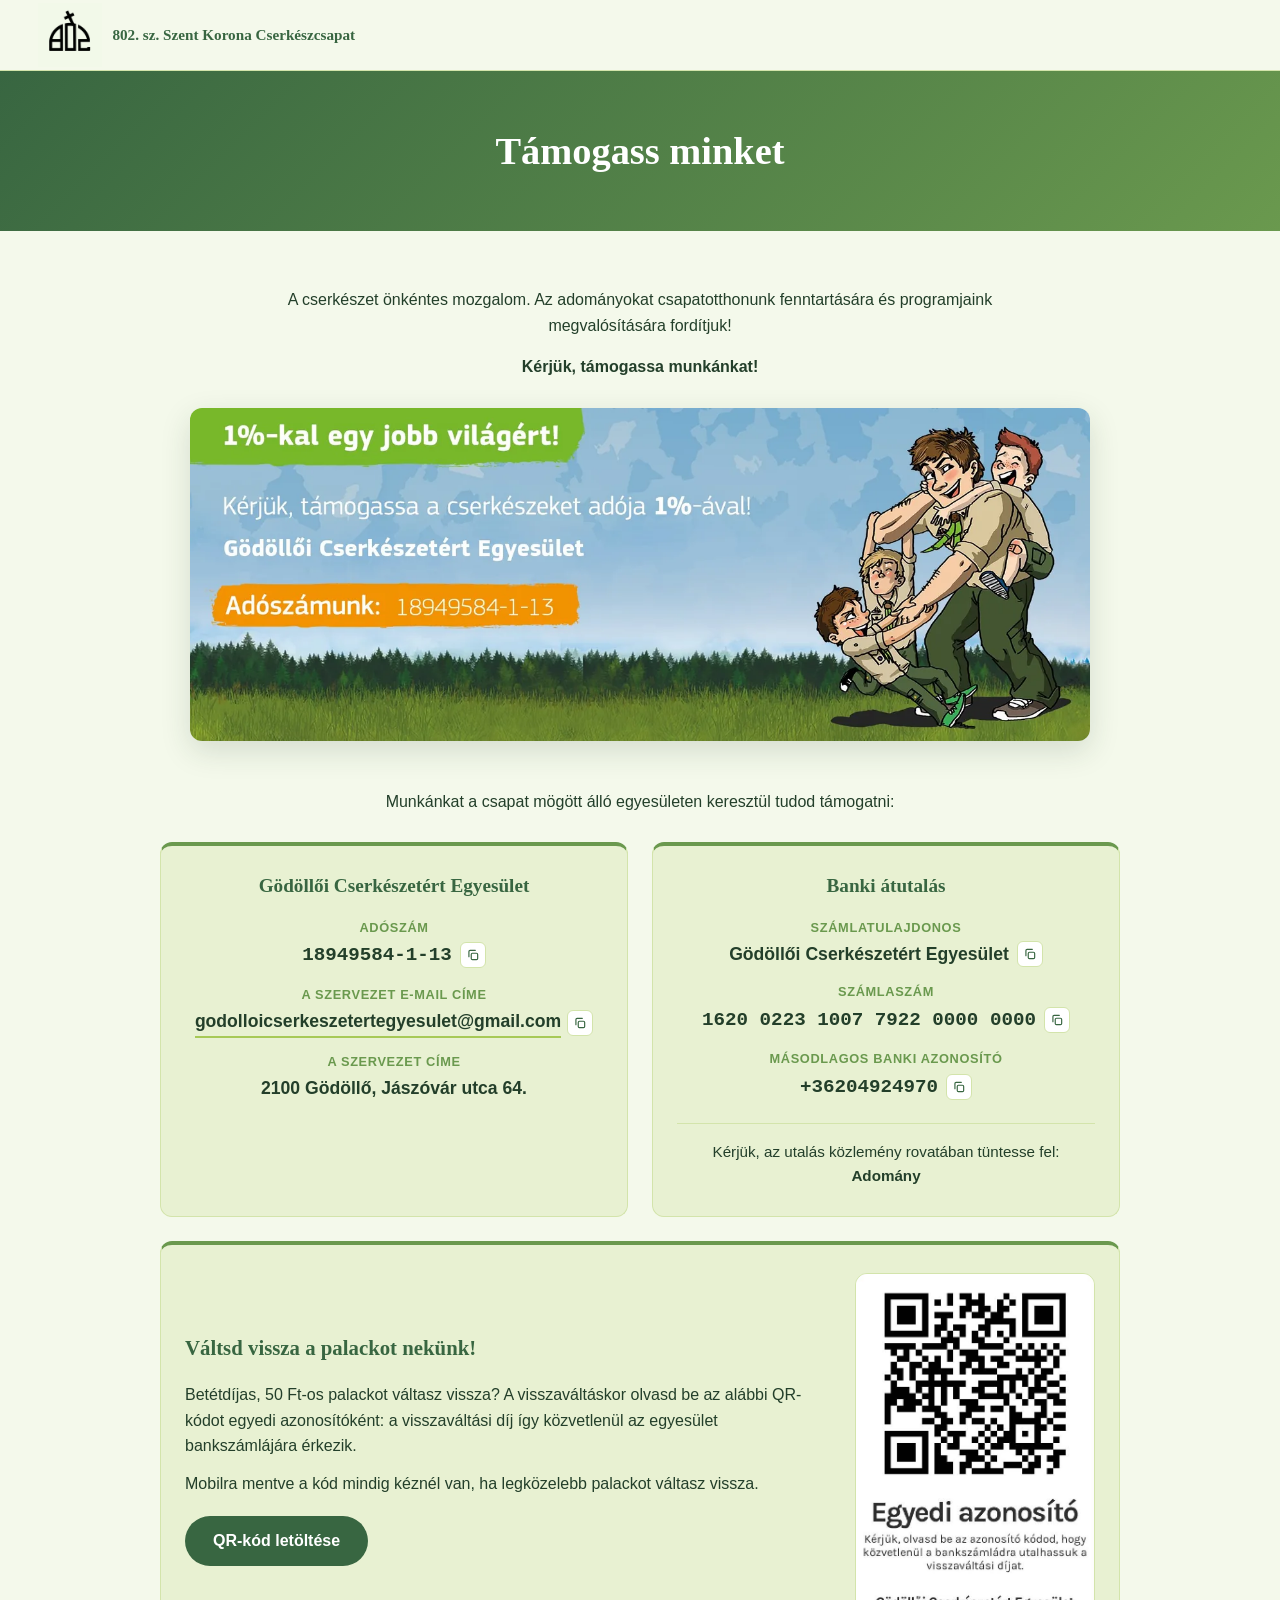
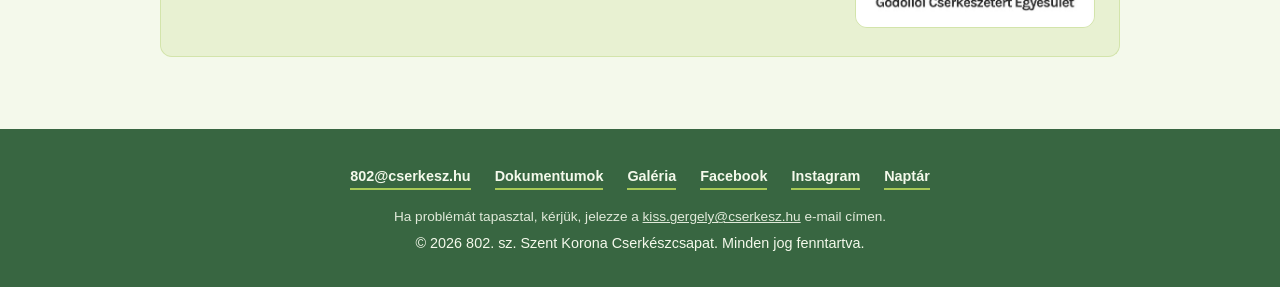
<file: tamogass.html>
<!DOCTYPE html>
<html lang="hu">
<head>
  <meta charset="UTF-8">
  <!-- Content Security Policy: scripts only from this site (plus the hashed inline script of
       404.html), embeds only from Google Forms/Drive/Maps; a defence in depth against injected code.
       Keep it identical on every page; a new external resource has to be allowed here. -->
  <meta http-equiv="Content-Security-Policy" content="default-src 'self'; script-src 'self' 'sha256-ILmEoDmaDFn/JUVySfZHBvQvwyPFL4ER1KanXS+sU4k='; style-src 'self' 'unsafe-inline'; img-src 'self' data:; connect-src 'self'; frame-src https://docs.google.com https://drive.google.com https://www.google.com https://maps.google.com; object-src 'none'; base-uri 'self'; form-action 'none'; upgrade-insecure-requests">
  <meta name="referrer" content="strict-origin-when-cross-origin">
  <meta name="viewport" content="width=device-width, initial-scale=1.0">
  <title>Támogass minket – 802. sz. Szent Korona Cserkészcsapat</title>
  <meta name="description" content="Támogassa a 802. sz. Szent Korona Cserkészcsapat munkáját utalással vagy adója 1%-ával. Minden felajánlást köszönünk!">

  <link rel="canonical" href="https://www.802szentkorona.com/tamogass">

  <meta property="og:type" content="website">
  <meta property="og:title" content="Támogass minket – 802. sz. Szent Korona Cserkészcsapat">
  <meta property="og:description" content="Támogassa a csapatunk munkáját. Minden felajánlást köszönünk!">
  <meta property="og:url" content="https://www.802szentkorona.com/tamogass">
  <meta property="og:image" content="https://www.802szentkorona.com/images/webp/kozos/share.jpg">
  <meta property="og:image:width" content="1200">
  <meta property="og:image:height" content="630">
  <meta property="og:image:alt" content="A 802. sz. Szent Korona Cserkészcsapat tagjai közös csoportképen">
  <meta property="og:site_name" content="802. sz. Szent Korona Cserkészcsapat">
  <meta name="twitter:card" content="summary_large_image">
  <meta property="og:locale" content="hu_HU">

  <link rel="icon" type="image/jpeg" href="images/webp/kozos/logo_green.jpg?v=1">
  <link rel="apple-touch-icon" href="images/webp/kozos/logo_green.jpg?v=1">
  <link rel="stylesheet" href="style.css?v=131">
</head>
<body>

  <!-- Notice bar (red, top of the page) -->
  <!-- NOTICES:START – written by tools/sync_notices.py from the Google Sheet, do not edit by hand -->
  <div class="notice-bar" id="noticeBar"></div>

  <!-- NOTICES:END -->

  <!-- Header / navigation -->
  <header class="site-header">
    <div class="container header-inner">
      <a href="./" class="logo">
        <img class="logo-img" src="images/webp/kozos/logo_white.webp" alt="" data-optional>
        <span class="logo-text">802. sz. Szent Korona Cserkészcsapat</span>
      </a>

      <!-- Hamburger button for the mobile view -->
      <button class="nav-toggle" id="navToggle" type="button" aria-label="Menü megnyitása" aria-expanded="false" aria-controls="mainNav">
        <span></span>
        <span></span>
        <span></span>
      </button>

      <nav class="main-nav" id="mainNav">
        <ul>
          <li><a href="./">Főoldal</a></li>
          <li class="has-sub">
            <button class="nav-sub-toggle" type="button" aria-expanded="false" aria-controls="subPrograms">Események</button>
            <ul class="sub-nav" id="subPrograms">
              <li><a href="programok">Programjaink</a></li>
              <li><a href="tabor">Táboraink</a></li>
            </ul>
          </li>
          <li><a href="csapatotthon">Csapatotthonunk</a></li>
          <li><a href="rolunk">Rólunk</a></li>
          <li class="has-sub">
            <button class="nav-sub-toggle" type="button" aria-expanded="false" aria-controls="subFinance">Pénzügyek</button>
            <ul class="sub-nav" id="subFinance">
              <li><a href="penzugyek#tagdij">Tagdíj</a></li>
              <li><a href="penzugyek#nagytabor">Nagytábordíj</a></li>
              <li><a href="penzugyek#kcstabor">Kcs tábordíj</a></li>
              <li><a href="egyesulet">Egyesület</a></li>
              <li><a href="eszkozok">Eszközbérlés</a></li>
            </ul>
          </li>
          <li><a class="nav-cta nav-cta-join" href="csatlakozom">Csatlakozom</a></li>
          <li><a class="nav-cta" href="tamogass" aria-current="page">Támogass minket</a></li>
        </ul>
      </nav>
    </div>
  </header>

  <!-- Title banner -->
  <section class="page-banner">
    <h1>Támogass minket</h1>
  </section>

  <section class="section support-page">
    <div class="container">
      <div class="support-text">
        <p>A cserkészet önkéntes mozgalom. Az adományokat csapatotthonunk fenntartására és programjaink megvalósítására fordítjuk!</p>
        <p><strong>Kérjük, támogassa munkánkat!</strong></p>
      </div>

      <!-- 1% tax offering: right after the introduction, so it is seen at once (the tax number is on the image too) -->
      <div class="support-banner">
        <img
          src="images/webp/tamogass/ado1.webp"
          width="1702"
          height="630"
          alt="1%-kal egy jobb világért! Kérjük, támogassa a cserkészeket adója 1%-ával! Gödöllői Cserkészetért Egyesület, adószámunk: 18949584-1-13">
      </div>

      <!-- The association's and the bank details side by side (stacked on mobile) -->
      <div class="support-text support-org-intro">
        <p>Munkánkat a csapat mögött álló egyesületen keresztül tudod támogatni:</p>
      </div>

      <div class="support-cards">
        <div class="bank-card">
          <h3>Gödöllői Cserkészetért Egyesület</h3>
          <p class="bank-label">Adószám</p>
          <div class="bank-copy">
            <p class="bank-value bank-number">18949584-1-13</p>
            <button class="copy-btn" type="button" data-copy="18949584-1-13" data-copy-label="Adószám" aria-label="Adószám másolása" title="Másolás"><svg class="icon-copy" viewBox="0 0 24 24" aria-hidden="true"><rect x="9" y="9" width="11" height="11" rx="2"/><path d="M5 15V6a2 2 0 0 1 2-2h9"/></svg><svg class="icon-check" viewBox="0 0 24 24" aria-hidden="true"><path d="M5 13l4 4L19 7"/></svg></button>
          </div>
          <p class="bank-label">A szervezet e-mail címe</p>
          <p class="bank-value"><a class="inline-link" href="mailto:godolloicserkeszetertegyesulet@gmail.com">godolloicserkeszetertegyesulet@gmail.com</a></p>
          <p class="bank-label">A szervezet címe</p>
          <p class="bank-value">2100 Gödöllő, Jászóvár utca 64.</p>
        </div>

        <div class="bank-card">
          <h3>Banki átutalás</h3>
          <p class="bank-label">Számlatulajdonos</p>
          <div class="bank-copy">
            <p class="bank-value">Gödöllői Cserkészetért Egyesület</p>
            <button class="copy-btn" type="button" data-copy="Gödöllői Cserkészetért Egyesület" data-copy-label="Számlatulajdonos" aria-label="Számlatulajdonos másolása" title="Másolás"><svg class="icon-copy" viewBox="0 0 24 24" aria-hidden="true"><rect x="9" y="9" width="11" height="11" rx="2"/><path d="M5 15V6a2 2 0 0 1 2-2h9"/></svg><svg class="icon-check" viewBox="0 0 24 24" aria-hidden="true"><path d="M5 13l4 4L19 7"/></svg></button>
          </div>
          <p class="bank-label">Számlaszám</p>
          <div class="bank-copy">
            <p class="bank-value bank-number">1620 0223 1007 7922 0000 0000</p>
            <!-- copied without spaces, banks accept it like that too -->
            <button class="copy-btn" type="button" data-copy="162002231007792200000000" data-copy-label="Számlaszám" aria-label="Számlaszám másolása" title="Másolás"><svg class="icon-copy" viewBox="0 0 24 24" aria-hidden="true"><rect x="9" y="9" width="11" height="11" rx="2"/><path d="M5 15V6a2 2 0 0 1 2-2h9"/></svg><svg class="icon-check" viewBox="0 0 24 24" aria-hidden="true"><path d="M5 13l4 4L19 7"/></svg></button>
          </div>
          <p class="bank-label">Másodlagos banki azonosító</p>
          <div class="bank-copy">
            <p class="bank-value bank-number">+36204924970</p>
            <button class="copy-btn" type="button" data-copy="+36204924970" data-copy-label="Másodlagos azonosító" aria-label="Másodlagos banki azonosító másolása" title="Másolás"><svg class="icon-copy" viewBox="0 0 24 24" aria-hidden="true"><rect x="9" y="9" width="11" height="11" rx="2"/><path d="M5 15V6a2 2 0 0 1 2-2h9"/></svg><svg class="icon-check" viewBox="0 0 24 24" aria-hidden="true"><path d="M5 13l4 4L19 7"/></svg></button>
          </div>
          <p class="bank-note">Kérjük, az utalás közlemény rovatában tüntesse fel: <strong>Adomány</strong></p>
        </div>
      </div>

      <!--
        Bottle return: images/webp/tamogass/palack_qrkod.jpg is the unique id to scan at the
        return machine, which sends the deposit to the association's account.
      -->
      <div class="support-bottle">
        <div class="support-bottle-text">
          <h3>Váltsd vissza a palackot nekünk!</h3>
          <p>
            Betétdíjas, 50 Ft-os palackot váltasz vissza? A visszaváltáskor olvasd be az
            alábbi QR-kódot egyedi azonosítóként: a visszaváltási díj így közvetlenül az
            egyesület bankszámlájára érkezik.
          </p>
          <p>Mobilra mentve a kód mindig kéznél van, ha legközelebb palackot váltasz vissza.</p>
          <a class="btn btn-primary" href="images/webp/tamogass/palack_qrkod.jpg" download="gödöllői-cserkészetért-egyesület-qr.jpg">QR-kód letöltése</a>
        </div>
        <img
          src="images/webp/tamogass/palack_qrkod.jpg"
          width="509"
          height="755"
          loading="lazy"
          alt="QR-kód a Gödöllői Cserkészetért Egyesület egyedi azonosítójával a palackvisszaváltáshoz">
      </div>
    </div>
  </section>

  <!-- Footer -->
  <footer class="site-footer">
    <div class="container">
      <div class="footer-links">
        <a href="mailto:802@cserkesz.hu">802@cserkesz.hu</a>
        <a href="dokumentumok">Dokumentumok</a>
        <a href="galeria">Galéria</a>
        <a href="https://www.facebook.com/802szentkorona" target="_blank" rel="noopener noreferrer">Facebook</a>
        <a href="https://www.instagram.com/802szentkorona/" target="_blank" rel="noopener noreferrer">Instagram</a>
        <a href="programok#naptar">Naptár</a>
      </div>
      <!-- ADMIN_CONTACT:START – written by tools/sync_footer.py from the ADMIN_EMAIL secret, do not edit by hand -->
      <p class="footer-report">Ha problémát tapasztal, kérjük, jelezze a <a href="mailto:kiss.gergely@cserkesz.hu">kiss.gergely@cserkesz.hu</a> e-mail címen.</p>

      <!-- ADMIN_CONTACT:END -->
      <p>&copy; <span id="year"></span> 802. sz. Szent Korona Cserkészcsapat. Minden jog fenntartva.</p>
    </div>
  </footer>

  <script src="script.js?v=78"></script>
</body>
</html>
</file>
<file: style.css>
/* ==========================================================
   Base settings
   ========================================================== */
:root {
  /* ----------------------------------------------------------
     The site's COLOUR SCHEME — the 3 given greens are the base:
       - 386641 (dark green)
       - 6a994e (medium green)
       - a7c957 (light, lime green)
     None of the given colours is light enough for a background, so the
     background and border colours are derived from a7c957 (mixed with
     white), and the text colour is a darker shade of 386641.
     Changing these variables recolours the whole site.
     ---------------------------------------------------------- */
  --color-primary: #386641;        /* dark green – buttons, links, headings, footer */
  --color-primary-dark: #2a4d31;   /* darker shade of dark green – hover state */
  --color-accent: #6a994e;         /* medium green – decorative lines, icons */
  --color-highlight: #a7c957;      /* light green – date labels, highlights */
  --color-text: #233f2a;           /* derived dark green – body text */
  --color-text-muted: rgba(35, 63, 42, 0.72);
  --color-bg: #f4f9eb;             /* derived – main background */
  --color-bg-alt: #e8f1d2;         /* derived – alternating section background */
  --color-border: #d3e4ab;         /* derived – borders */
  --color-alert: #b42318;          /* red – notice bar (top of the page) */

  --font-heading: 'Georgia', 'Times New Roman', serif;
  --font-body: 'Segoe UI', Arial, sans-serif;
  --max-width: 1100px;
}

* {
  box-sizing: border-box;
}

/* The hidden attribute hides an element even if it has its own display rule */
[hidden] {
  display: none !important;
}

html {
  scroll-behavior: smooth;
}

body {
  margin: 0;
  font-family: var(--font-body);
  color: var(--color-text);
  background: var(--color-bg);
  line-height: 1.6;
}

h1, h2, h3 {
  font-family: var(--font-heading);
  color: var(--color-primary);
  line-height: 1.25;
  margin-top: 0;
}

a {
  color: inherit;
  text-decoration: none;
}

img {
  max-width: 100%;
  display: block;
}

.container {
  max-width: var(--max-width);
  margin: 0 auto;
  padding: 0 20px;
}

.section {
  padding: 72px 0;
}

.section h2 {
  font-size: 2rem;
  margin-bottom: 10px;
  text-align: center;
}

.section-lead {
  text-align: center;
  max-width: 640px;
  margin: 0 auto 40px;
  color: var(--color-text-muted);
}

.btn {
  display: inline-block;
  padding: 12px 28px;
  border: none;
  border-radius: 30px;
  font-family: inherit;
  font-size: 1rem;
  font-weight: bold;
  cursor: pointer;
  transition: transform 0.2s ease, background 0.2s ease;
}

.btn:hover {
  transform: translateY(-2px);
}

.btn-primary {
  background: var(--color-primary);
  color: #fff;
}

.btn-primary:hover {
  background: var(--color-primary-dark);
}

/* Light button on a dark green background (e.g. in the Csapatunk section) */
.btn-light {
  background: #fff;
  color: var(--color-primary);
}

.btn-light:hover {
  background: var(--color-highlight);
}

/* ==========================================================
   Header / navigation
   ========================================================== */
.site-header {
  position: sticky;
  top: 0;
  z-index: 100;
  background: rgba(244, 249, 235, 0.95);
  border-bottom: 1px solid var(--color-border);
  backdrop-filter: blur(4px);
}

.header-inner {
  display: flex;
  align-items: center;
  justify-content: space-between;
  height: 70px;
  gap: 16px;
}

.logo {
  display: flex;
  align-items: center;
  gap: 10px;
  font-family: var(--font-heading);
  font-size: 0.95rem;
  font-weight: bold;
  color: var(--color-primary);
  line-height: 1.2;
}

/* The logo is a JPG with a white background: multiply blending makes the white
   transparent in front of the header's pale background, the black stays black */
.logo-img {
  width: 64px;
  height: 64px;
  object-fit: contain;
  mix-blend-mode: multiply;
}

.main-nav ul {
  display: flex;
  align-items: center;
  gap: 14px;
  list-style: none;
  margin: 0;
  padding: 0;
}

.main-nav a {
  white-space: nowrap;
  font-size: 0.95rem;
  font-weight: 600;
  padding: 6px 0;
  border-bottom: 2px solid transparent;
  transition: color 0.2s ease, border-color 0.2s ease;
}

.main-nav a:hover {
  color: var(--color-accent);
}

.main-nav a[aria-current="page"] {
  color: var(--color-primary);
  border-bottom-color: var(--color-highlight);
}

/* The "Támogass minket" menu item looks like a button */
.main-nav a.nav-cta {
  padding: 8px 18px;
  border-bottom: none;
  border-radius: 30px;
  background: var(--color-primary);
  color: #fff;
}

.main-nav a.nav-cta:hover {
  background: var(--color-primary-dark);
  color: #fff;
}

.main-nav a.nav-cta[aria-current="page"] {
  background: var(--color-primary-dark);
  color: #fff;
}

/* "Csatlakozom" is a button too, next to "Támogass minket", in a lighter green */
.main-nav a.nav-cta-join {
  background: var(--color-highlight);
  color: var(--color-text);
}

.main-nav a.nav-cta-join:hover {
  background: var(--color-accent);
  color: #fff;
}

.main-nav a.nav-cta-join[aria-current="page"] {
  background: var(--color-accent);
  color: #fff;
}

/* Dropdown menus (Események, Pénzügyek): open on click and – with a mouse – on hover */
.has-sub {
  position: relative;
}

.nav-sub-toggle {
  display: inline-flex;
  align-items: center;
  gap: 6px;
  padding: 6px 0;
  border: 0;
  border-bottom: 2px solid transparent;
  background: none;
  color: inherit;
  font: inherit;
  font-size: 0.95rem;
  font-weight: 600;
  white-space: nowrap;
  cursor: pointer;
  transition: color 0.2s ease, border-color 0.2s ease;
}

/* downward arrow, turns upward when open */
.nav-sub-toggle::after {
  content: '';
  width: 6px;
  height: 6px;
  margin-top: -3px;
  border-right: 2px solid currentColor;
  border-bottom: 2px solid currentColor;
  transform: rotate(45deg);
  transition: transform 0.2s ease, margin 0.2s ease;
}

.has-sub.open > .nav-sub-toggle::after {
  margin-top: 3px;
  transform: rotate(-135deg);
}

.nav-sub-toggle:hover {
  color: var(--color-accent);
}

.has-sub.is-current > .nav-sub-toggle {
  color: var(--color-primary);
  border-bottom-color: var(--color-highlight);
}

.main-nav .sub-nav {
  position: absolute;
  top: 100%;
  left: 50%;
  z-index: 110;
  display: none;
  flex-direction: column;
  align-items: stretch;
  gap: 2px;
  min-width: 150px;
  margin-top: 10px;
  padding: 6px;
  background: #fff;
  border: 1px solid var(--color-border);
  border-radius: 12px;
  box-shadow: 0 10px 28px rgba(35, 63, 42, 0.16);
  transform: translateX(-50%);
}

/* invisible "bridge" between the menu item and the dropdown, so it does not close while hovering */
.main-nav .sub-nav::before {
  content: '';
  position: absolute;
  top: -12px;
  left: 0;
  right: 0;
  height: 12px;
}

.main-nav .sub-nav a {
  display: block;
  padding: 9px 14px;
  border-bottom: 0;
  border-radius: 8px;
}

.main-nav .sub-nav a:hover,
.main-nav .sub-nav a[aria-current="page"] {
  background: var(--color-bg-alt);
  color: var(--color-primary);
}

.has-sub.open > .sub-nav {
  display: flex;
}

/* Wide screens used with a mouse: opens on hover only (clicking does nothing),
   without an arrow; with the keyboard (Tab) focus opens it. Touch screens keep click + arrow. */
@media (hover: hover) and (min-width: 1281px) {
  .has-sub:hover > .sub-nav,
  .has-sub:has(:focus-visible) > .sub-nav {
    display: flex;
  }

  .nav-sub-toggle {
    cursor: default;
  }

  .nav-sub-toggle::after {
    display: none;
  }
}

.nav-toggle {
  display: none;
  flex-direction: column;
  justify-content: center;
  gap: 5px;
  width: 32px;
  height: 32px;
  background: none;
  border: none;
  padding: 4px;
  cursor: pointer;
}

.nav-toggle span {
  display: block;
  height: 2px;
  background: var(--color-primary);
  border-radius: 2px;
}

/* ==========================================================
   Hero (home page)
   The cover image is shown IN FULL, without cropping or distortion: the image
   fills the width keeping its own ratio, and its height follows from that
   (on a large screen it may be taller than the viewport; the bottom is then
   reached by scrolling). If the image is missing (script.js removes an image
   that fails to load), a green gradient shows.
   ========================================================== */
.hero {
  position: relative;
  display: flex;
  justify-content: center;
  min-height: 260px;
  background: linear-gradient(135deg, var(--color-primary), var(--color-accent));
}

.hero-img {
  display: block;
  width: 100%;
  height: auto;
}

/* The phone version of the image (the 802 aerial photo) is hidden on desktop */
.hero-img-mobile {
  display: none;
}

.hero h1 {
  position: absolute;
  /* 16% is left free at the bottom, so the title sits at about 42% of the image height
     (above the middle); a larger value moves it higher */
  inset: 0 0 16% 0;
  z-index: 2;
  display: flex;
  align-items: center;
  justify-content: center;
  margin: 0;
  padding: 20px;
  text-align: center;
  color: #fff;
  font-size: 3rem;
  text-shadow: 0 2px 12px rgba(0, 0, 0, 0.45);
}

/* Title banner of the subpages */
.page-banner {
  padding: 56px 20px;
  text-align: center;
  background: linear-gradient(135deg, var(--color-primary), var(--color-accent));
}

.page-banner h1 {
  margin: 0;
  color: #fff;
  font-size: 2.4rem;
}

.page-banner p {
  margin: 10px auto 0;
  max-width: 640px;
  color: rgba(255, 255, 255, 0.9);
}

/* ==========================================================
   Csapatunk section: the image on the left (shown in full, without
   cropping), the text on the right on a plain green background
   ========================================================== */
.team-split {
  display: grid;
  grid-template-columns: 1fr 1fr;
  background: var(--color-primary);
  color: #fff;
}

.team-split-image {
  display: flex;
  align-items: center;
}

.team-split-image img {
  display: block;
  width: 100%;
  height: auto;
}

.team-split-text {
  display: flex;
  align-items: center;
  padding: 48px clamp(24px, 5vw, 72px);
}

.team-split-text h2 {
  margin-bottom: 16px;
  color: #fff;
  font-size: 2rem;
}

.team-split-text p {
  margin: 0 0 14px;
  max-width: 560px;
  font-size: 1.05rem;
  line-height: 1.7;
}

.team-split-text .btn {
  margin-top: 10px;
}

/* ==========================================================
   Kapcsolat – people's cards
   ========================================================== */
.contact {
  background: var(--color-bg-alt);
}

.people-grid {
  display: flex;
  flex-wrap: wrap;
  justify-content: center;
  gap: 24px;
}

.person-card {
  flex: 0 1 190px;
  padding: 24px 12px;
  text-align: center;
  background: var(--color-bg);
  border: 1px solid var(--color-border);
  border-radius: 12px;
  transition: transform 0.2s ease, box-shadow 0.2s ease;
}

.person-card:hover {
  transform: translateY(-4px);
  box-shadow: 0 12px 24px rgba(35, 63, 42, 0.12);
}

/* A monogram shows behind the photo while the image is not uploaded yet
   (script.js removes an image that fails to load) */
.person-photo {
  position: relative;
  width: 120px;
  height: 120px;
  margin: 0 auto 14px;
  border-radius: 50%;
  overflow: hidden;
  background: var(--color-highlight);
  border: 3px solid var(--color-accent);
}

.person-photo::before {
  content: attr(data-initials);
  position: absolute;
  inset: 0;
  display: flex;
  align-items: center;
  justify-content: center;
  font-family: var(--font-heading);
  font-size: 2rem;
  font-weight: bold;
  color: var(--color-primary);
}

.person-photo img {
  position: absolute;
  inset: 0;
  width: 100%;
  height: 100%;
  object-fit: cover;
  /* for portrait photos the top of the image shows, so the head is not squeezed against the top of the circle */
  object-position: center top;
}

.person-card h3 {
  font-size: 1.1rem;
  margin-bottom: 2px;
}

.person-role {
  margin: 0 0 8px;
  font-size: 0.85rem;
  font-weight: 600;
  color: var(--color-accent);
}

.person-email {
  font-size: 0.82rem;
  overflow-wrap: anywhere;
  border-bottom: 1px solid var(--color-highlight);
}

.person-email:hover {
  color: var(--color-accent);
}

/* phone number on the person card, below the e-mail */
.person-phone {
  display: inline-block;
  margin-top: 6px;
  font-size: 0.82rem;
  border-bottom: 1px solid var(--color-highlight);
}

/* the e-mail on the card keeps its width while "Másolva!" is shown (script.js sets min-width) */
.person-card > .person-email {
  display: inline-block;
  max-width: 100%;
}

/* clicked on the card: copied, "Másolva!" for a moment (script.js) */
.person-card > .person-email.is-copied,
.person-card > .person-phone.is-copied {
  color: var(--color-primary);
  font-weight: bold;
}

a.person-phone:hover {
  color: var(--color-accent);
}

/* ==========================================================
   Social pages (Facebook, Instagram): link buttons only
   ========================================================== */
.social-section {
  margin-top: 56px;
  text-align: center;
}

.social-section > h3 {
  font-size: 1.5rem;
  margin-bottom: 20px;
}

.social-buttons {
  display: flex;
  flex-wrap: wrap;
  justify-content: center;
  gap: 16px;
}

/* ==========================================================
   Rólunk – a longer text page with two sections
   ========================================================== */
/* The fixed header must not cover the section title when arriving through an anchor link */
section[id] {
  scroll-margin-top: 70px;
}

/* Anchor links in the green title banner, below the title (Rólunk) */
.page-jump {
  display: flex;
  flex-wrap: wrap;
  justify-content: center;
  gap: 12px;
  margin-top: 22px;
}

.page-jump a {
  padding: 8px 22px;
  border: 2px solid #fff;
  border-radius: 30px;
  font-weight: 600;
  color: #fff;
  transition: background 0.2s ease, color 0.2s ease;
}

.page-jump a:hover,
.page-jump a:focus-visible {
  background: #fff;
  color: var(--color-primary);
}

.about-alt {
  background: var(--color-bg-alt);
}

.prose {
  max-width: 800px;
}

.prose h2 {
  margin-bottom: 24px;
}

.prose h3 {
  margin: 32px 0 10px;
  font-size: 1.3rem;
}

.prose p {
  margin: 0 0 14px;
}

.prose ul,
.prose ol {
  margin: 0 0 14px;
  padding-left: 1.5em;
}

.prose li {
  margin-bottom: 6px;
}

.prose a {
  font-weight: 600;
  border-bottom: 2px solid var(--color-highlight);
}

.prose a:hover {
  color: var(--color-accent);
}

.prose blockquote {
  margin: 0 0 14px;
  padding: 14px 20px;
  border-left: 4px solid var(--color-accent);
  background: rgba(167, 201, 87, 0.18);
  border-radius: 0 8px 8px 0;
  font-style: italic;
}

.prose-source {
  margin-top: 36px;
  padding-top: 16px;
  border-top: 1px solid var(--color-border);
  font-size: 0.9rem;
  color: var(--color-text-muted);
}

/* ==========================================================
   Csatlakozom – grades and troop leaders
   ========================================================== */
.grades-grid {
  display: grid;
  grid-template-columns: repeat(auto-fit, minmax(300px, 1fr));
  gap: 24px;
}

.grade-card {
  padding: 24px;
  background: var(--color-bg-alt);
  border: 1px solid var(--color-border);
  border-top: 4px solid var(--color-accent);
  border-radius: 12px;
}

.grade-card h3 {
  font-size: 1.25rem;
  margin-bottom: 4px;
}

.grade-note {
  margin: 0 0 12px;
}

.grade-squad {
  margin: 0 0 12px;
  font-weight: 600;
  color: var(--color-accent);
}

.grade-card ul {
  list-style: none;
  margin: 0;
  padding: 0;
}

.grade-card li {
  padding: 8px 0;
  border-top: 1px solid var(--color-border);
}

.grade-card li:first-child {
  border-top: none;
}

.leader-name {
  display: block;
  font-weight: 600;
}

.leader-email {
  font-size: 0.9rem;
  overflow-wrap: anywhere;
  border-bottom: 1px solid var(--color-highlight);
}

.leader-email:hover {
  color: var(--color-accent);
}

/* ==========================================================
   Csapatotthonunk
   ========================================================== */
.home-text {
  max-width: 720px;
  margin: 0 auto 40px;
  text-align: center;
}

.home-contact-title {
  margin-bottom: 20px;
  text-align: center;
  font-size: 1.3rem;
}

.home-contact {
  display: flex;
  justify-content: center;
  margin-bottom: 48px;
}

/* Visiting troops: info card on the left, the contact card on the right; stacked on phones.
   The contact wrapper is "display: contents", so its title takes the first row on the right and
   the two cards share the second row (= equally tall). */
.home-visit {
  display: grid;
  grid-template-columns: 1fr auto;
  gap: 20px 32px;
  margin-bottom: 48px;
}

.home-visit-contact {
  display: contents;
}

.home-visit .home-contact-title {
  grid-column: 2;
  grid-row: 1;
  margin-bottom: 0;
}

.home-visit .home-contact {
  grid-column: 2;
  grid-row: 2;
  margin-bottom: 0;
}

.home-visit-contact .person-card {
  flex-basis: 210px;
}

.home-visit-card {
  grid-column: 1;
  grid-row: 2;
  padding: 24px;
  background: var(--color-bg-alt);
  border: 1px solid var(--color-border);
  border-top: 4px solid var(--color-accent);
  border-radius: 12px;
}

.home-visit-card h3 {
  margin-bottom: 12px;
  font-size: 1.3rem;
}

.home-visit-card p {
  margin: 0 0 12px;
}

.home-visit-card .btn {
  margin-top: 4px;
}

@media (max-width: 768px) {
  .home-visit {
    grid-template-columns: 1fr;
    gap: 20px;
  }

  .home-visit-card,
  .home-visit .home-contact-title,
  .home-visit .home-contact {
    grid-column: 1;
    grid-row: auto;
  }

  .home-visit .home-contact-title {
    margin-top: 8px;
  }
}

/* Link inside text (e.g. a phone number) */
.inline-link {
  font-weight: 600;
  border-bottom: 2px solid var(--color-highlight);
}

.inline-link:hover {
  color: var(--color-accent);
}

.map-wrapper {
  max-width: 900px;
  margin: 0 auto;
  border-radius: 12px;
  overflow: hidden;
  border: 1px solid var(--color-border);
  box-shadow: 0 10px 30px rgba(35, 63, 42, 0.1);
}

.map-wrapper iframe {
  display: block;
  width: 100%;
  height: 380px;
  border: 0;
}

.map-cta {
  margin-top: 24px;
  text-align: center;
}

/* ==========================================================
   Programs – news cards
   ========================================================== */
/* Steppable row: 3 cards are visible at a time, scrolled with the arrows */
.news-carousel {
  position: relative;
  /* strip reserved for the arrows on both sides of the cards */
  padding: 0 60px;
}

.news-grid {
  display: flex;
  gap: 24px;
  /* room above/below for the lifting card and its shadow (overflow would clip it) */
  padding: 12px 0 24px;
  margin: -12px 0 -24px;
  overflow-x: auto;
  scroll-snap-type: x mandatory;
  scrollbar-width: none;
}

.news-grid::-webkit-scrollbar {
  display: none;
}

.news-grid > .news-card {
  flex: 0 0 calc((100% - 48px) / 3);
  scroll-snap-align: start;
}

.carousel-btn {
  position: absolute;
  top: 50%;
  z-index: 2;
  width: 44px;
  height: 44px;
  margin-top: -22px;
  padding: 0 0 4px;
  border: 0;
  border-radius: 50%;
  background: var(--color-primary);
  color: #fff;
  font-size: 1.8rem;
  line-height: 1;
  cursor: pointer;
  box-shadow: 0 4px 12px rgba(35, 63, 42, 0.3);
  transition: background 0.2s ease, opacity 0.2s ease;
}

.carousel-btn:hover:not(:disabled) {
  background: var(--color-primary-dark);
}

/* If it cannot page further that way, the arrow fades */
.carousel-btn:disabled {
  opacity: 0.25;
  box-shadow: none;
  cursor: default;
}

.carousel-prev {
  left: 0;
}

.carousel-next {
  right: 0;
}

/* If every card fits, no arrows are needed */
.news-carousel.is-static .carousel-btn {
  display: none;
}

@media (max-width: 900px) {
  .news-grid > .news-card {
    flex-basis: calc((100% - 24px) / 2);
  }
}

@media (max-width: 640px) {
  /* On mobile the arrows sit on the card's edge so the card stays wide enough */
  .news-carousel {
    padding: 0;
  }

  .carousel-btn {
    width: 40px;
    height: 40px;
    margin-top: -20px;
  }

  .carousel-prev {
    left: -12px;
  }

  .carousel-next {
    right: -12px;
  }

  .news-grid > .news-card {
    flex-basis: 100%;
  }
}

/* ==========================================================
   Programs – calendar
   ========================================================== */
/* Order on the page: upcoming (light) → calendar (alternate background) → Program Archívum (light),
   so the backgrounds alternate even while the archive is hidden */
.calendar-section {
  background: var(--color-bg-alt);
  border-top: 1px solid var(--color-border);
}

/* subscribing to the public Google Calendar, above the calendar */
.calendar-subscribe {
  max-width: 820px;
  margin: 0 auto 24px;
  text-align: center;
}

.calendar-subscribe p {
  margin: 0 0 14px;
  color: var(--color-text-muted);
}

.calendar-subscribe-buttons {
  display: flex;
  flex-wrap: wrap;
  justify-content: center;
  gap: 12px;
}

/* outlined button (second choice next to a .btn-primary) */
.btn-outline {
  background: transparent;
  color: var(--color-primary);
  box-shadow: inset 0 0 0 2px var(--color-primary);
}

.btn-outline:hover {
  background: var(--color-primary);
  color: #fff;
}

/* the cards of the selected day would blend into the alternate background */
.calendar-section .news-card {
  background: var(--color-bg);
}

/* Program Archívum: past programs in their own strip, below the calendar */
.archive-section {
  border-top: 1px solid var(--color-border);
}

/* Program images at the bottom of the card: 2 images at a time, paged with arrows on both sides (script.js).
   The images show uncropped (in full) in a uniform 3:2 frame; clicking opens the lightbox. */
.news-gallery {
  position: relative;
  margin: auto 0 0;          /* at the bottom of the card, right above the buttons */
  padding-top: 12px;
}

.news-gallery + .news-actions {
  margin-top: 0;
}

.news-gallery-track {
  display: flex;
  gap: 8px;
  overflow-x: auto;
  scroll-snap-type: x mandatory;
  scrollbar-width: none;
}

.news-gallery-track::-webkit-scrollbar {
  display: none;
}

.news-gallery-track img {
  flex: 0 0 calc((100% - 8px) / 2);
  min-width: 0;
  aspect-ratio: 3 / 2;
  object-fit: contain;
  border-radius: 8px;
  background: rgba(35, 63, 42, 0.08);
  scroll-snap-align: start;
  cursor: zoom-in;
}

.news-gallery-track img:focus-visible {
  outline: 3px solid var(--color-highlight);
  outline-offset: -3px;
}

.gallery-btn {
  position: absolute;
  top: 50%;
  z-index: 1;
  width: 32px;
  height: 32px;
  margin-top: -16px;
  padding: 0 0 3px;
  border: 0;
  border-radius: 50%;
  background: var(--color-primary);
  color: #fff;
  font-size: 1.4rem;
  line-height: 1;
  cursor: pointer;
  box-shadow: 0 3px 10px rgba(35, 63, 42, 0.3);
  transition: background 0.2s ease, opacity 0.2s ease;
}

.gallery-btn:hover:not(:disabled) {
  background: var(--color-primary-dark);
}

.gallery-btn:disabled {
  opacity: 0.25;
  box-shadow: none;
  cursor: default;
}

.gallery-prev {
  left: -12px;
}

.gallery-next {
  right: -12px;
}

.calendar {
  max-width: 820px;
  margin: 0 auto;
  padding: 20px;
  background: #fff;
  border: 1px solid var(--color-border);
  border-radius: 12px;
}

.calendar-head {
  display: flex;
  align-items: center;
  justify-content: space-between;
  margin-bottom: 16px;
}

.calendar-title {
  margin: 0;
  font-size: 1.35rem;
  text-transform: capitalize;
}

.calendar-nav {
  width: 38px;
  height: 38px;
  padding: 0 0 3px;
  border: 0;
  border-radius: 50%;
  background: var(--color-bg-alt);
  color: var(--color-primary);
  font-size: 1.5rem;
  line-height: 1;
  cursor: pointer;
}

.calendar-nav:hover {
  background: var(--color-highlight);
}

.calendar-weekdays,
.calendar-days {
  display: grid;
  grid-template-columns: repeat(7, minmax(0, 1fr));
  gap: 6px;
}

.calendar-weekdays {
  margin-bottom: 6px;
  text-align: center;
  font-size: 0.85rem;
  font-weight: bold;
  color: var(--color-text-muted);
}

.cal-day {
  display: flex;
  flex-direction: column;
  align-items: flex-start;
  gap: 4px;
  height: 84px;
  overflow: hidden;
  padding: 6px;
  border: 1px solid var(--color-border);
  border-radius: 8px;
  background: var(--color-bg);
  color: var(--color-text);
  font: inherit;
  text-align: left;
}

/* Days of the neighbouring months are paler */
.cal-day.other-month {
  opacity: 0.55;
}

.cal-day.today {
  border-color: var(--color-accent);
  box-shadow: inset 0 0 0 1px var(--color-accent);
}

.cal-num {
  font-size: 0.9rem;
  font-weight: bold;
}

/* on phones the short month name ("okt.") does not fit in the cell, only the day number shows */
@media (max-width: 600px) {
  .cal-mon {
    display: none;
  }
}

.cal-day.has-event {
  background: var(--color-bg-alt);
  cursor: pointer;
}

.cal-day.has-event:hover {
  border-color: var(--color-accent);
}

.cal-day.selected {
  background: var(--color-primary);
  border-color: var(--color-primary);
  color: #fff;
}

.cal-chips {
  display: flex;
  flex-direction: column;
  gap: 3px;
  width: 100%;
}

.cal-chip {
  display: block;
  max-width: 100%;
  padding: 1px 6px;
  overflow: hidden;
  border-radius: 4px;
  background: var(--color-primary);
  color: #fff;
  font-size: 0.72rem;
  text-overflow: ellipsis;
  white-space: nowrap;
}

.cal-day.selected .cal-chip {
  background: #fff;
  color: var(--color-primary);
}

.calendar-detail {
  max-width: var(--max-width);
  margin: 32px auto 0;
}

.calendar-detail-title {
  margin-bottom: 20px;
  text-align: center;
  font-size: 1.35rem;
}

.calendar-detail-cards {
  display: grid;
  grid-template-columns: repeat(auto-fit, minmax(300px, 1fr));
  gap: 24px;
}

.calendar-hint {
  text-align: center;
  color: var(--color-text-muted);
}

@media (max-width: 640px) {
  .calendar {
    padding: 12px;
  }

  .calendar-days,
  .calendar-weekdays {
    gap: 3px;
  }

  .cal-day {
    height: 48px;
    padding: 4px;
    align-items: center;
  }

  /* On narrow screens a dot replaces the program name */
  .cal-chips {
    flex-direction: row;
    flex-wrap: wrap;
    justify-content: center;
  }

  .cal-chip {
    width: 8px;
    height: 8px;
    padding: 0;
    border-radius: 50%;
    font-size: 0;
  }
}

.news-card {
  display: flex;
  flex-direction: column;
  padding: 28px 24px;
  background: var(--color-bg-alt);
  border: 1px solid var(--color-border);
  border-radius: 12px;
  transition: transform 0.2s ease, box-shadow 0.2s ease;
}

.news-card:hover {
  transform: translateY(-4px);
  box-shadow: 0 12px 24px rgba(35, 63, 42, 0.12);
}

.news-meta {
  display: flex;
  flex-wrap: wrap;
  align-items: center;
  gap: 8px;
  margin-bottom: 12px;
}

.news-date {
  padding: 4px 12px;
  border-radius: 20px;
  background: var(--color-highlight);
  font-size: 0.85rem;
  font-weight: bold;
  color: var(--color-text);
}

/* Past event: "Elmúlt" label + paler look */
.news-past-label {
  padding: 4px 12px;
  border-radius: 20px;
  background: var(--color-text-muted);
  font-size: 0.85rem;
  font-weight: bold;
  color: #fff;
}

.news-card-past {
  opacity: 0.65;
}

.news-card-past:hover {
  transform: none;
  box-shadow: none;
}

.news-empty {
  max-width: 560px;
  margin: 0 auto;
  text-align: center;
  color: var(--color-text-muted);
}

.news-card h3 {
  font-size: 1.25rem;
}

.news-card p {
  margin: 0 0 12px;
}

.news-card .news-detail {
  margin: 0 0 8px;
}

.news-card .news-link {
  margin-top: auto;
  align-self: flex-start;
  font-weight: 600;
  border-bottom: 2px solid var(--color-highlight);
}

.news-card .news-link:hover {
  color: var(--color-accent);
}

/* ==========================================================
   Támogass minket
   ========================================================== */
.support-text {
  max-width: 720px;
  margin: 0 auto 40px;
  text-align: center;
}

.bank-card {
  max-width: 480px;
  margin: 0 auto;
  padding: 28px 24px;
  text-align: center;
  background: var(--color-bg-alt);
  border: 1px solid var(--color-border);
  border-top: 4px solid var(--color-accent);
  border-radius: 12px;
}

.bank-card h3 {
  font-size: 1.2rem;
}

.bank-label {
  margin: 14px 0 2px;
  font-size: 0.8rem;
  font-weight: 600;
  text-transform: uppercase;
  letter-spacing: 0.05em;
  color: var(--color-accent);
}

.bank-value {
  margin: 0;
  font-size: 1.1rem;
  font-weight: 600;
}

/* The association's and the bank details cards side by side, stacked on mobile */
.support-org-intro {
  margin-bottom: 20px;
}

.support-cards {
  display: grid;
  grid-template-columns: 1fr 1fr;
  gap: 24px;
  max-width: 960px;
  margin: 0 auto;
}

.support-cards .bank-card {
  max-width: none;
  margin: 0;
}

/* Account number selectable with one click */
.bank-number {
  font-family: 'Courier New', monospace;
  font-size: clamp(0.85rem, 3.6vw, 1.3rem);
  user-select: all;
}

.bank-note {
  margin: 20px 0 0;
  padding-top: 16px;
  border-top: 1px solid var(--color-border);
  font-size: 0.95rem;
}

/* The top of the page is more compact, so the 1% image shows without scrolling */
.support-page {
  padding-top: 40px;
}

.support-page .support-text {
  margin-bottom: 28px;
}

/* Image of the 1% tax offering, right after the introduction */
.support-banner {
  max-width: 900px;
  margin: 0 auto 48px;
}

.support-banner img {
  width: 100%;
  height: auto;
  border-radius: 12px;
  box-shadow: 0 10px 30px rgba(35, 63, 42, 0.15);
}

/* ==========================================================
   Egyesület (egyesulet.html): the association behind the troop;
   the data cards and the 1% image reuse the Támogass minket styles
   ========================================================== */
/* The intro sits in the banner, so its text gets a wider line */
.assoc-banner p {
  max-width: 820px;
}

.assoc-banner strong {
  color: #fff;
}

.assoc-page h3 {
  font-size: 1.4rem;
  margin-bottom: 10px;
}

.assoc-page .support-text {
  margin-bottom: 36px;
}

.assoc-activity {
  text-align: left;
}

.assoc-page .support-cards {
  margin-bottom: 48px;
}

.assoc-tax {
  margin-bottom: 20px;
}

/* Members in two columns (one on mobile), numbered */
.member-list {
  display: grid;
  grid-template-columns: auto auto;
  justify-content: center;
  gap: 6px 48px;
  margin: 0;
  padding-left: 1.6em;
  text-align: left;
}

@media (max-width: 600px) {
  .member-list {
    grid-template-columns: auto;
  }
}

.assoc-docs {
  grid-template-columns: minmax(0, 480px);
  justify-content: center;
}

/* ==========================================================
   Footer
   ========================================================== */
.site-footer {
  padding: 36px 0 28px;
  background: var(--color-primary);
  color: var(--color-bg);
  text-align: center;
  font-size: 0.9rem;
}

.footer-links {
  display: flex;
  flex-wrap: wrap;
  justify-content: center;
  gap: 8px 24px;
  margin-bottom: 16px;
}

.footer-links a {
  font-weight: 600;
  border-bottom: 2px solid var(--color-highlight);
}

.footer-links a:hover {
  color: var(--color-highlight);
}

.site-footer p {
  margin: 4px 0;
}

/* "Ha problémát tapasztal…" line (tools/sync_footer.py), above the copyright */
.footer-report {
  font-size: 0.85rem;
  opacity: 0.9;
}

.footer-report a {
  color: inherit;
  text-decoration: underline;
}

/* ==========================================================
   Responsiveness
   ========================================================== */
/* The long team name + the menu (7 items, 2 of them dropdowns) no longer fit in one row below about 1250px,
   so the menu switches to the hamburger here (measure again when adding a menu item!) */
@media (max-width: 1280px) {
  .nav-toggle {
    display: flex;
  }

  .main-nav {
    position: absolute;
    top: 70px;
    left: 0;
    right: 0;
    max-height: 0;
    overflow: hidden;
    background: var(--color-bg);
    border-bottom: 1px solid var(--color-border);
    transition: max-height 0.3s ease;
  }

  .main-nav.open {
    max-height: calc(100vh - 70px);
    overflow-y: auto;
  }

  .main-nav ul {
    flex-direction: column;
    align-items: stretch;
    gap: 0;
  }

  .main-nav li {
    border-top: 1px solid var(--color-border);
  }

  .main-nav a {
    display: block;
    padding: 14px 20px;
    border-bottom: none;
  }

  .main-nav a[aria-current="page"] {
    background: var(--color-bg-alt);
  }

  .main-nav a.nav-cta {
    margin: 12px 20px;
    text-align: center;
  }

  /* on phones/tablets the dropdown opens inside the menu item, indented */
  .nav-sub-toggle {
    display: flex;
    justify-content: space-between;
    width: 100%;
    padding: 14px 20px;
    border-bottom: 0;
    text-align: left;
  }

  .nav-sub-toggle::after {
    margin-right: 4px;
  }

  .has-sub.is-current > .nav-sub-toggle {
    border-bottom: 0;
  }

  .main-nav .sub-nav {
    position: static;
    min-width: 0;
    margin: 0;
    padding: 0;
    border: 0;
    border-radius: 0;
    box-shadow: none;
    background: none;
    transform: none;
  }

  .main-nav .sub-nav::before {
    display: none;
  }

  .main-nav .sub-nav a {
    padding: 12px 20px 12px 40px;
    border-radius: 0;
  }
}

@media (max-width: 768px) {
  .support-cards {
    grid-template-columns: 1fr;
  }

  .team-split {
    grid-template-columns: 1fr;
  }

  .team-split-text {
    padding: 40px 20px;
  }

  /* On phones the group photo disappears and the 802 aerial photo is the hero: the title at the bottom of the
     image, with a dark gradient (so the numbers stay visible). The image is left out of the Csapatunk section,
     because it is already at the top. */
  .hero {
    min-height: 0;
  }

  .hero-img {
    display: none;
  }

  .hero-img-mobile {
    display: block;
    width: 100%;
    height: auto;
  }

  .hero h1 {
    inset: auto 0 0 0;
    padding: 56px 20px 20px;
    background: linear-gradient(to top, rgba(10, 20, 12, 0.78), rgba(10, 20, 12, 0));
    font-size: 2rem;
  }

  .team-split-image {
    display: none;
  }

  .page-banner h1 {
    font-size: 1.9rem;
  }

  .section {
    padding: 56px 0;
  }

  .map-wrapper iframe {
    height: 300px;
  }
}

@media (max-width: 480px) {
  .logo-text {
    font-size: 0.9rem;
  }

  .hero h1 {
    font-size: 1.6rem;
  }
}

/* ==========================================================
   Upcoming program tab (home page, slides in from the right)
   ========================================================== */
.upcoming-tab {
  position: fixed;
  right: 0;
  top: 90px;
  z-index: 150;                    /* above the sticky header (100), below the pop-ups (200+) */
  width: min(290px, calc(100vw - 24px));
  padding: 16px 40px 16px 18px;
  background: var(--color-primary);
  color: #fff;
  border-radius: 12px 0 0 12px;
  box-shadow: 0 8px 24px rgba(35, 63, 42, 0.3);
  transform: translateX(110%);
  transition: transform 0.5s ease;
}

.upcoming-tab.is-visible {
  transform: translateX(0);
}

/* with the mobile menu open the tab slides out, so it does not cover the menu */
body:has(.main-nav.open) .upcoming-tab {
  transform: translateX(110%);
}

.upcoming-title {
  margin: 0 0 8px;
  font-size: 0.8rem;
  font-weight: bold;
  letter-spacing: 0.04em;
  text-transform: uppercase;
  color: var(--color-highlight);
}

.upcoming-list {
  margin: 0;
  padding: 0;
  list-style: none;
}

.upcoming-list li + li {
  margin-top: 10px;
  padding-top: 10px;
  border-top: 1px solid rgba(255, 255, 255, 0.25);
}

.upcoming-list a {
  display: block;
  color: #fff;
}

.upcoming-list a:hover .upcoming-name {
  text-decoration: underline;
}

.upcoming-name {
  display: block;
  font-family: Georgia, serif;
  font-size: 1.05rem;
  font-weight: bold;
  line-height: 1.25;
}

.upcoming-date {
  display: block;
  margin-top: 2px;
  font-size: 0.88rem;
  opacity: 0.9;
}

.upcoming-close {
  position: absolute;
  top: 6px;
  right: 8px;
  width: 30px;
  height: 30px;
  border: 0;
  border-radius: 50%;
  background: transparent;
  color: #fff;
  font-size: 1.5rem;
  line-height: 1;
  cursor: pointer;
}

.upcoming-close:hover {
  background: rgba(255, 255, 255, 0.2);
}

@media (prefers-reduced-motion: reduce) {
  .upcoming-tab {
    transition: none;
  }
}

/* On phones the tab is a card at the bottom of the screen instead of the top right, where it
   covered the hero title; long lists scroll inside it */
@media (max-width: 768px) {
  .upcoming-tab {
    top: auto;
    right: 12px;
    bottom: 12px;
    left: 12px;
    width: auto;
    border-radius: 12px;
    transform: translateY(calc(100% + 24px));
  }

  .upcoming-tab.is-visible {
    transform: none;
  }

  body:has(.main-nav.open) .upcoming-tab {
    transform: translateY(calc(100% + 24px));
  }

  .upcoming-list {
    max-height: 32vh;
    overflow-y: auto;
  }

  /* a white frame, so the dark green card does not blend into the dark green Csapatunk section */
  .upcoming-tab {
    border: 3px solid #fff;
    box-shadow: 0 10px 30px rgba(35, 63, 42, 0.45);
  }
}

/* Highlight of the card arriving from the tab on the Programok page */
.news-card {
  scroll-margin-top: 90px;
}

.news-card:target {
  border-color: var(--color-accent);
  box-shadow: 0 0 0 3px var(--color-highlight);
}


/* Copy button (Támogass minket: tax number, account number): a small icon next to the value */
.bank-copy {
  display: flex;
  align-items: center;
  justify-content: center;
  gap: 8px;
}

.bank-copy .bank-number {
  font-size: clamp(0.8rem, 3.4vw, 1.2rem);
}

.copy-btn {
  display: inline-flex;
  flex: none;
  align-items: center;
  justify-content: center;
  width: 26px;
  height: 26px;
  padding: 0;
  border: 1px solid var(--color-border);
  border-radius: 6px;
  background: #fff;
  color: var(--color-primary);
  cursor: pointer;
  transition: background 0.2s ease, color 0.2s ease, border-color 0.2s ease;
}

.copy-btn:hover {
  border-color: var(--color-accent);
  background: var(--color-highlight);
}

.copy-btn svg {
  width: 14px;
  height: 14px;
  fill: none;
  stroke: currentColor;
  stroke-width: 2;
  stroke-linecap: round;
  stroke-linejoin: round;
}

.copy-btn .icon-check,
.copy-btn.is-copied .icon-copy {
  display: none;
}

.copy-btn.is-copied .icon-check {
  display: block;
}

.copy-btn.is-copied {
  border-color: var(--color-primary);
  background: var(--color-primary);
  color: #fff;
}

/* E-mail address + copy button in one row (script.js adds the button next to mailto links) */
.email-copy {
  display: inline-flex;
  align-items: center;
  gap: 6px;
  max-width: 100%;
  vertical-align: middle;
}

.email-copy > a {
  min-width: 0;
  overflow-wrap: anywhere;
}

.person-card .email-copy,
.bank-card .email-copy {
  justify-content: center;
}

/* On the narrow person cards the e-mail and the button do not fit in one row, so the button goes below */
.person-card .email-copy {
  flex-direction: column;
  gap: 6px;
}

/* Bottle return: text + QR code side by side, stacked on mobile */
.support-bottle {
  display: grid;
  grid-template-columns: 1fr auto;
  align-items: center;
  gap: 32px;
  max-width: 960px;
  margin: 24px auto 0;
  padding: 28px 24px;
  background: var(--color-bg-alt);
  border: 1px solid var(--color-border);
  border-top: 4px solid var(--color-accent);
  border-radius: 12px;
}

.support-bottle h3 {
  font-size: 1.3rem;
}

.support-bottle p {
  margin: 0 0 12px;
}

.support-bottle .btn {
  margin-top: 8px;
}

.support-bottle img {
  display: block;
  width: 240px;
  height: auto;
  border: 1px solid var(--color-border);
  border-radius: 12px;
  background: #fff;
}

@media (max-width: 720px) {
  .support-bottle {
    grid-template-columns: 1fr;
    text-align: center;
  }

  .support-bottle img {
    margin: 0 auto;
  }
}

/* The header uses the full width: logo on the left, menu on the right, not crammed into the middle */
.site-header .container {
  max-width: none;
  padding: 0 clamp(20px, 3vw, 48px);
}

/* ==========================================================
   Tábor
   ========================================================== */
/* Title banner together with the introduction */
.camp-banner {
  padding: 56px 20px 64px;
}

.camp-banner p {
  max-width: 760px;
  margin-top: 16px;
  font-size: 1.05rem;
  line-height: 1.7;
}

.camp-banner p strong {
  color: #fff;
}

.camp-cards {
  display: grid;
  grid-template-columns: 1fr 1fr;
  gap: 24px;
  max-width: 960px;
  margin: 0 auto;
}

.camp-card {
  padding: 28px 24px;
  background: var(--color-bg-alt);
  border: 1px solid var(--color-border);
  border-top: 4px solid var(--color-accent);
  border-radius: 12px;
}

.camp-card h3 {
  font-size: 1.4rem;
}

.camp-card-lead {
  margin: 0 0 8px;
}

.camp-card-value {
  margin: 0 0 2px;
  font-weight: 600;
}

/* General information: image + text alternating left/right */
.camp-info {
  border-top: 1px solid var(--color-border);
}

.camp-block {
  display: grid;
  grid-template-columns: 1.15fr 1fr;
  align-items: center;
  gap: 48px;
  margin-bottom: 72px;
}

.camp-block:last-child {
  margin-bottom: 0;
}

.camp-block-reverse {
  grid-template-columns: 1fr 1.15fr;
}

.camp-block-reverse .camp-media {
  order: 2;
}

/* Composed image bunch: two columns of different width, slightly overlapping
   and shifted down. The images keep their own ratio
   (no cropping), with rounded corners; clicking opens them large. */
.camp-media {
  display: flex;
  align-items: flex-start;
}

.camp-col {
  display: flex;
  flex-direction: column;
  gap: 10px;
  min-width: 0;
}

.camp-col:first-child {
  flex: 0 0 var(--col1, 58%);
}

.camp-col:nth-child(2) {
  position: relative;
  z-index: 1;
  flex: 0 0 var(--col2, 50%);
  margin-left: var(--overlap, -8%);
  margin-top: 12%;
}

.camp-col img {
  display: block;
  width: 100%;
  height: auto;
  border-radius: 14px;
  box-shadow: 0 6px 18px rgba(35, 63, 42, 0.25);
  cursor: zoom-in;
  transition: transform 0.2s ease, box-shadow 0.2s ease;
}

.camp-col img:hover,
.camp-col img:focus-visible {
  transform: scale(1.03);
  box-shadow: 0 10px 26px rgba(35, 63, 42, 0.35);
}

.camp-text h3 {
  font-size: 1.6rem;
}

.camp-text p {
  margin: 0 0 14px;
}

.camp-list {
  margin: 0 0 20px;
  padding-left: 20px;
}

.camp-list li {
  margin-bottom: 10px;
}

/* red warning card below the camp cards (same shape as the payment reference warning) */
.camp-alert {
  max-width: 960px;   /* as wide as the two camp cards together (.camp-cards) */
  margin: 32px auto 0;
  padding: 22px 24px;
  background: #fdecea;
  border: 1px solid #f3b4ad;
  border-left: 5px solid var(--color-alert);
  border-radius: 12px;
}

.camp-alert h3 {
  margin: 0 0 8px;
  color: var(--color-alert);
  font-size: 1.15rem;
}

.camp-alert p {
  margin: 0;
}

@media (max-width: 860px) {
  .camp-cards {
    grid-template-columns: 1fr;
  }

  .camp-block {
    grid-template-columns: 1fr;
    gap: 24px;
    margin-bottom: 56px;
  }

  /* on mobile the image always comes first, the text below */
  .camp-block-reverse .camp-media {
    order: 0;
  }
}

/* Lightbox: clicking shows the image at full size */
.lightbox {
  position: fixed;
  inset: 0;
  z-index: 200;
  display: flex;
  align-items: center;
  justify-content: center;
  padding: 24px;
  background: rgba(10, 20, 12, 0.9);
}

.lightbox[hidden] {
  display: none;
}

.lightbox-figure {
  margin: 0;
  text-align: center;
}

.lightbox-img {
  display: block;
  max-width: min(92vw, 1400px);
  max-height: 82vh;
  width: auto;
  height: auto;
  margin: 0 auto;
  border-radius: 10px;
  box-shadow: 0 10px 40px rgba(0, 0, 0, 0.5);
}

.lightbox-btn {
  position: absolute;
  display: flex;
  align-items: center;
  justify-content: center;
  width: 46px;
  height: 46px;
  padding: 0 0 4px;
  border: 0;
  border-radius: 50%;
  background: rgba(255, 255, 255, 0.18);
  color: #fff;
  font-size: 1.9rem;
  line-height: 1;
  cursor: pointer;
}

.lightbox-btn:hover {
  background: rgba(255, 255, 255, 0.34);
}

.lightbox-close {
  top: 16px;
  right: 16px;
}

.lightbox-prev {
  left: 16px;
  top: 50%;
  margin-top: -23px;
}

.lightbox-next {
  right: 16px;
  top: 50%;
  margin-top: -23px;
}

@media (max-width: 640px) {
  .lightbox {
    padding: 12px;
  }

  .lightbox-prev,
  .lightbox-next {
    top: auto;
    bottom: 16px;
    margin-top: 0;
  }
}

/* Csatlakozom: introduction and download of the membership forms */
.join-lead {
  max-width: 760px;
  margin-bottom: 24px;
  font-size: 1.05rem;
}

.join-downloads {
  display: flex;
  flex-wrap: wrap;
  justify-content: center;
  gap: 12px;
  margin-bottom: 48px;
}

/* 404: button row */
.error-links {
  display: flex;
  flex-wrap: wrap;
  justify-content: center;
  gap: 12px;
}

/* "Üzenet másolása" (copy message) button on the program cards */
.news-actions {
  display: flex;
  flex-wrap: wrap;
  gap: 8px;
  margin-top: auto;
  padding-top: 12px;
}

.share-btn,
.calendar-btn {
  display: inline-flex;
  align-items: center;
  gap: 6px;
  padding: 6px 14px;
  border: 1px solid var(--color-accent);
  border-radius: 20px;
  background: #fff;
  color: var(--color-primary);
  font-family: inherit;
  font-size: 0.85rem;
  font-weight: 600;
  cursor: pointer;
  transition: background 0.2s ease, color 0.2s ease;
}

.share-btn:hover,
.calendar-btn:hover {
  background: var(--color-highlight);
}

.share-btn.is-copied {
  border-color: var(--color-primary);
  background: var(--color-primary);
  color: #fff;
}

.share-btn svg,
.calendar-btn svg {
  width: 15px;
  height: 15px;
  fill: none;
  stroke: currentColor;
  stroke-width: 2;
  stroke-linecap: round;
  stroke-linejoin: round;
}

/* Dokumentumok page */
.doc-grid {
  display: grid;
  grid-template-columns: repeat(auto-fit, minmax(300px, 1fr));
  gap: 24px;
  max-width: 960px;
  margin: 0 auto;
}

.doc-card {
  display: flex;
  flex-direction: column;
  align-items: flex-start;
  padding: 24px;
  background: var(--color-bg-alt);
  border: 1px solid var(--color-border);
  border-top: 4px solid var(--color-accent);
  border-radius: 12px;
}

.doc-card h3 {
  font-size: 1.2rem;
}

.doc-card p {
  margin: 0 0 8px;
}

.doc-card .doc-meta {
  margin-bottom: 16px;
  font-size: 0.85rem;
  color: var(--color-text-muted);
}

.doc-card .btn {
  margin-top: auto;
}

/* The "Google Naptárba" button is green so it stands out next to "Üzenet másolása" */
.calendar-btn {
  border-color: var(--color-primary);
  background: var(--color-primary);
  color: #fff;
}

.calendar-btn:hover {
  border-color: var(--color-primary-dark);
  background: var(--color-primary-dark);
  color: #fff;
}

/* Csapatunk section on desktop: the image is a rounded card with a shadow on the green background,
   the text next to it. Not applied on phones (below 768 px), the earlier layout stays there. */
@media (min-width: 769px) {
  .team-split {
    align-items: center;
    column-gap: clamp(32px, 5vw, 72px);
    padding: 64px max(24px, calc((100% - 1200px) / 2));
  }

  .team-split-image img {
    border-radius: 18px;
    box-shadow: 0 14px 36px rgba(0, 0, 0, 0.35);
    cursor: zoom-in;
    transition: transform 0.2s ease, box-shadow 0.2s ease;
  }

  .team-split-image img:hover,
  .team-split-image img:focus-visible {
    transform: scale(1.02);
    box-shadow: 0 18px 44px rgba(0, 0, 0, 0.45);
  }

  .team-split-text {
    padding: 0;
  }
}

/* Csapatotthon: the history of the Bezsilla villa and of the scouts, longer text */
.home-story {
  max-width: none;
  text-align: left;
}

.home-story h3 {
  margin: 32px 0 10px;
  font-size: 1.35rem;
}

.home-story h3:first-child {
  margin-top: 0;
}

.home-story p {
  margin: 0 0 14px;
}

.home-story a {
  font-weight: 600;
  border-bottom: 2px solid var(--color-highlight);
}

.home-story a:hover {
  color: var(--color-accent);
}

.home-story .home-source {
  font-size: 0.85rem;
  color: var(--color-text-muted);
}

.home-map-address {
  margin: 0 0 12px;
  text-align: center;
}

/* Several contact details for one person (e-mail and phone on separate lines) */
.leader-line {
  margin-top: 2px;
}

.camp-person {
  margin-bottom: 10px;
}

/* On phones the contact cards are in 2 columns, smaller; the last, odd card is centred */
@media (max-width: 640px) {
  .people-grid {
    display: grid;
    grid-template-columns: repeat(2, minmax(0, 1fr));
    gap: 12px;
  }

  .people-grid .person-card {
    flex: none;
    padding: 14px 8px 12px;
  }

  .people-grid .person-card:last-child:nth-child(odd) {
    grid-column: 1 / -1;
    justify-self: center;
    width: calc(50% - 6px);
  }

  .people-grid .person-photo {
    width: 84px;
    height: 84px;
    margin-bottom: 8px;
    border-width: 2px;
  }

  .people-grid .person-card h3 {
    font-size: 0.95rem;
    line-height: 1.25;
  }

  .people-grid .person-role {
    margin-bottom: 6px;
    font-size: 0.75rem;
  }

  .people-grid .person-email,
  .people-grid .person-phone {
    font-size: 0.72rem;
  }

  .people-grid .copy-btn {
    width: 24px;
    height: 24px;
  }
}

/* People: clickable card + introduction pop-up */
.person-card.has-bio {
  cursor: pointer;
}

.person-card.has-bio:focus-visible {
  outline: 3px solid var(--color-highlight);
  outline-offset: 2px;
}

.person-modal {
  position: fixed;
  inset: 0;
  z-index: 210;
  display: flex;
  align-items: center;
  justify-content: center;
  padding: 20px;
  background: rgba(10, 20, 12, 0.7);
}

.person-modal[hidden] {
  display: none;
}

.person-modal-card {
  position: relative;
  width: 100%;
  max-width: 520px;
  max-height: calc(100vh - 40px);
  overflow-y: auto;
  padding: 32px 28px 28px;
  background: var(--color-bg);
  border-radius: 18px;
  box-shadow: 0 20px 60px rgba(0, 0, 0, 0.45);
}

.person-modal-close {
  position: absolute;
  top: 10px;
  right: 12px;
  width: 36px;
  height: 36px;
  border: 0;
  border-radius: 50%;
  background: var(--color-bg-alt);
  color: var(--color-primary);
  font-size: 1.6rem;
  line-height: 1;
  cursor: pointer;
}

.person-modal-close:hover {
  background: var(--color-highlight);
}

.person-modal-head {
  text-align: center;
}

.person-modal-head .person-photo {
  width: 120px;
  height: 120px;
  margin: 0 auto 12px;
}

.person-modal-head h3 {
  margin: 0 0 4px;
  font-size: 1.5rem;
}

.person-modal-role {
  margin: 0 0 18px;
  font-weight: 700;
  color: var(--color-accent);
}

.person-bio-text {
  margin: 0 0 18px;
  line-height: 1.6;
  text-align: center;
}

.person-modal-body ul {
  margin: 0 0 16px;
  padding-left: 1.3em;
}

.person-modal-body li {
  margin-bottom: 6px;
}

.person-modal-body .person-bio-contact {
  padding-left: 0;
  list-style: none;
  text-align: center;
}

.person-modal-body .person-bio-contact li {
  margin-bottom: 8px;
}

.person-modal-body .person-bio-contact .email-copy {
  justify-content: center;
}

.person-modal-body .person-email {
  font-size: 1rem;
}

.person-modal-body li {
  overflow-wrap: anywhere;
}

/* Rólunk / Csapatotthonunk: the text and the photos in alternating blocks, as on the Tábor page (.camp-block).
   script.js builds the blocks from the .side-photos photos and the text sections; without JS the photos
   show below the text, in a two-column grid. */
.side-photos {
  display: grid;
  grid-template-columns: 1fr 1fr;
  gap: 12px;
  max-width: 800px;
  margin: 32px auto 0;
  padding: 0 20px;
}

.side-photos img {
  display: block;
  width: 100%;
  height: auto;
  border-radius: 14px;
  box-shadow: 0 6px 18px rgba(35, 63, 42, 0.25);
}

.home-center {
  max-width: 800px;
}

.split-layout {
  max-width: 1100px;
}

.split-layout > h2 {
  margin-bottom: 36px;
}

.split-layout .camp-block {
  margin-bottom: 56px;
}

.split-layout .camp-text h3 {
  margin: 26px 0 10px;
  font-size: 1.3rem;
}

.split-layout .camp-text h3:first-child {
  margin-top: 0;
}

.home-center.split-layout {
  max-width: 1100px;
}

/* The other elements of the Csapatotthon page (contact, map) stay in a narrow, centred column */
.home-center.split-layout > :not(.home-story) {
  max-width: 800px;
  margin-left: auto;
  margin-right: auto;
}

/* 3-image block: staggered, slightly overlapping images in one column (left - right - left);
   mirrored in the right-hand (reversed) blocks. */
.camp-media-3 {
  display: block;
  position: relative;
}

.camp-media-3 img {
  display: block;
  position: relative;
  height: auto;
  border-radius: 14px;
  box-shadow: 0 6px 18px rgba(35, 63, 42, 0.28);
  cursor: zoom-in;
  transition: transform 0.2s ease, box-shadow 0.2s ease;
}

.camp-media-3 img:hover,
.camp-media-3 img:focus-visible {
  transform: scale(1.02);
  box-shadow: 0 10px 26px rgba(35, 63, 42, 0.38);
}

.camp-media-3 img:nth-child(1) {
  z-index: 1;
  width: 62%;
}

.camp-media-3 img:nth-child(2) {
  z-index: 2;
  width: 56%;
  margin-left: auto;
  margin-top: -12%;
}

.camp-media-3 img:nth-child(3) {
  z-index: 3;
  width: 60%;
  margin-left: 6%;
  margin-top: -10%;
}

.camp-block-reverse .camp-media-3 img:nth-child(1) {
  margin-left: auto;
}

.camp-block-reverse .camp-media-3 img:nth-child(2) {
  margin-left: 0;
  margin-right: auto;
}

.camp-block-reverse .camp-media-3 img:nth-child(3) {
  margin-left: auto;
  margin-right: 6%;
}

/* ==========================================================
   Notice bar (top of every page, from the "Értesítők" sheet of the Google Sheet)
   Notices are hidden by default; script.js (updateNotices) shows
   the currently valid ones. Several notices appear below each other.
   ========================================================== */
.notice {
  background: var(--color-alert);
  color: #fff;
}

.notice + .notice {
  border-top: 1px solid rgba(255, 255, 255, 0.25);
}

.notice .container {
  max-width: none;
  padding-left: clamp(20px, 3vw, 48px);
  padding-right: clamp(20px, 3vw, 48px);
}

.notice-inner {
  display: flex;
  align-items: flex-start;
  gap: 12px;
  padding-top: 16px;
  padding-bottom: 16px;
}

.notice-text {
  flex: 1;
  margin: 0;
  font-size: 0.95rem;
  line-height: 1.45;
}

.notice-title {
  margin-right: 6px;
}

.notice-deadline {
  display: inline-block;
  margin-right: 6px;
  padding: 1px 8px;
  border-radius: 999px;
  background: #fff;
  color: var(--color-alert);
  font-size: 0.85rem;
  font-weight: bold;
  white-space: nowrap;
}

.notice-close {
  flex: none;
  width: 32px;
  height: 32px;
  margin-top: -4px;
  padding: 0 0 2px;
  border: 0;
  border-radius: 50%;
  background: #fff;                  /* white circle with a red ×: stands out well from the red bar */
  color: var(--color-alert);
  font-size: 1.5rem;
  font-weight: bold;
  line-height: 1;
  cursor: pointer;
  box-shadow: 0 2px 8px rgba(0, 0, 0, 0.25);
  transition: transform 0.15s ease, background 0.15s ease;
}

.notice-close:hover,
.notice-close:focus-visible {
  background: #ffe9e6;
  transform: scale(1.08);
}

@media (max-width: 600px) {
  .notice-text {
    font-size: 0.875rem;
  }

  /* on phones the message starts on a new line after the deadline */
  .notice-message {
    display: block;
    margin-top: 6px;
  }
}

/* ==========================================================
   Counters (home page "Csapatunk" section and Rólunk page;
   from the "Számlálók" sheet of the Google Sheet, rolled up by script.js)
   ========================================================== */
.stats {
  display: grid;
  grid-template-columns: repeat(auto-fit, minmax(0, 1fr));
  grid-auto-flow: column;
  gap: 14px;
  max-width: 560px;
  margin: 22px 0 14px;
}

.stat-card {
  display: flex;
  flex-direction: column;
  align-items: center;
  padding: 18px 10px 16px;
  border-radius: 14px;
  background: #fff;
  color: var(--color-primary);
  text-align: center;
  box-shadow: 0 8px 22px rgba(35, 63, 42, 0.18);
}

.stat-number {
  /* equal-height (lining) digits: Georgia's "old-style" figures would jump while rolling */
  font-family: 'Times New Roman', 'Noto Serif', serif;
  font-size: 2.5rem;
  font-weight: bold;
  line-height: 1.3;
  --odo-h: 1.3em;                  /* height of one digit cell (script.js shifts by this too) */
  font-variant-numeric: tabular-nums;
  white-space: nowrap;
}

.stat-label {
  margin-top: 6px;
  color: var(--color-text-muted);
  font-size: 0.8rem;
  font-weight: bold;
  letter-spacing: 0.08em;
  text-transform: uppercase;
}

/* "Odometer" digits: script.js replaces the number with rolling strips */
.odo-digit {
  display: inline-block;
  height: var(--odo-h);
  overflow: hidden;
  vertical-align: top;
}

.odo-strip {
  display: flex;
  flex-direction: column;
  transition: transform 1.8s cubic-bezier(0.2, 0.75, 0.25, 1);
}

.odo-strip span,
.odo-sep {
  height: var(--odo-h);
  line-height: var(--odo-h);
}

.odo-sep {
  display: inline-block;
  vertical-align: top;
}

/* Rólunk: below the "Csapatunkról" heading */
.stats-band {
  padding: 4px 0 28px;
}

.stats-band .stats {
  max-width: 720px;
  margin: 0 auto;
}

.stats-band .stat-card {
  border: 1px solid var(--color-border);
  box-shadow: 0 6px 18px rgba(35, 63, 42, 0.08);
}

@media (max-width: 600px) {
  .stats {
    gap: 10px;
  }

  .stat-card {
    padding: 14px 6px 12px;
  }

  .stat-number {
    font-size: 2rem;
  }

  .stat-label {
    font-size: 0.7rem;
  }
}

/* ==========================================================
   Eszközbérlés (eszkozok.html; the list and the contact come from the
   "Eszközök" and "Eszközök kapcsolattartója" sheets of the Google Sheet)
   ========================================================== */
.gear-intro {
  margin-bottom: 36px;
}

.gear-layout {
  display: grid;
  grid-template-columns: minmax(0, 1.5fr) minmax(0, 1fr);
  gap: 24px;
  align-items: start;
  max-width: 960px;
  margin: 0 auto;
}

.gear-card {
  padding: 28px 28px 20px;
  background: #fff;
  border: 1px solid var(--color-border);
  border-top: 4px solid var(--color-accent);
  border-radius: 12px;
}

.gear-card h2 {
  margin: 0 0 12px;
  font-size: 1.5rem;
}

.gear-list {
  list-style: none;
  margin: 0;
  padding: 0;
}

.gear-item {
  display: flex;
  flex-wrap: wrap;
  align-items: baseline;
  gap: 4px 10px;
  padding: 12px 0;
  border-bottom: 1px solid var(--color-border);
}

.gear-item:last-child {
  border-bottom: 0;
}

.gear-name {
  font-weight: bold;
}

.gear-note {
  color: var(--color-text-muted);
  font-size: 0.9rem;
}

.gear-count {
  margin-left: auto;
  padding: 2px 10px;
  border-radius: 999px;
  background: var(--color-bg-alt);
  color: var(--color-primary);
  font-size: 0.9rem;
  font-weight: bold;
  white-space: nowrap;
}

.gear-contact {
  text-align: center;
}

.gear-contact > h3 {
  margin: 4px 0 16px;
  font-size: 1.3rem;
}

/* the contact(s) on a person card like on the home page (click for the introduction pop-up) */
.gear-contact-cards {
  display: flex;
  flex-wrap: wrap;
  justify-content: center;
  gap: 16px;
}

.gear-contact-cards .person-card {
  flex: 0 1 240px;
  background: #fff;
}

@media (max-width: 768px) {
  .gear-layout {
    grid-template-columns: 1fr;
  }

  .gear-card {
    padding: 22px 20px 14px;
  }
}

/* ==========================================================
   Program card enlarged (pop-up, script.js: initProgramModal)
   The card's texts on the left, the images in the main area in a multi-column,
   vertically scrolling gallery, uncropped; stacked on phones.
   ========================================================== */
#newsGrid .news-card,
#archiveGrid .news-card,
#calendarDetail .news-card {
  cursor: pointer;
}

.program-modal {
  position: fixed;
  inset: 0;
  z-index: 180;                /* above the header and the upcoming-programs tab, below the lightbox (200) */
  display: flex;
  align-items: center;
  justify-content: center;
  padding: 24px;
  background: rgba(10, 20, 12, 0.75);
}

.program-modal[hidden] {
  display: none;
}

.program-modal-card {
  position: relative;
  display: grid;
  grid-template-columns: minmax(260px, 320px) 1fr;
  width: min(1180px, 100%);
  height: min(860px, calc(100vh - 48px));
  overflow: hidden;
  background: var(--color-bg);
  border-radius: 18px;
  box-shadow: 0 20px 60px rgba(0, 0, 0, 0.45);
}

/* without images only the text, in a narrower window */
.program-modal-card.no-images {
  grid-template-columns: 1fr;
  width: min(560px, 100%);
  height: auto;
  max-height: calc(100vh - 48px);
}

.program-modal-card.no-images .program-modal-gallery {
  display: none;
}

.program-modal-close {
  position: absolute;
  top: 10px;
  right: 12px;
  z-index: 2;
  width: 38px;
  height: 38px;
  border: 0;
  border-radius: 50%;
  background: var(--color-primary);   /* dark green, white ×: clearly visible on the light background too */
  color: #fff;
  font-size: 1.7rem;
  line-height: 1;
  cursor: pointer;
  box-shadow: 0 3px 10px rgba(35, 63, 42, 0.35);
}

.program-modal-close:hover,
.program-modal-close:focus-visible {
  background: var(--color-primary-dark);
}

/* the text part uses the card's elements, but without border and hover effect */
.program-modal .program-modal-text {
  overflow-y: auto;
  padding: 28px 24px;
  background: var(--color-bg-alt);
  border: 0;
  border-right: 1px solid var(--color-border);
  border-radius: 0;
  box-shadow: none;
  transform: none;
  cursor: auto;
}

.program-modal-card.no-images .program-modal-text {
  border-right: 0;
  padding-right: 56px;
}

.program-modal-gallery {
  overflow-y: auto;
  padding: 16px 16px 4px;
  columns: 3 220px;
  column-gap: 12px;
}

/* on desktop the close button gets its own strip above the images, so it does not overlap them:
   the gallery scrolls inside a frame, the button strip above it stays fixed */
@media (min-width: 769px) {
  .program-modal-card:not(.no-images) {
    grid-template-rows: 100%;
  }

  .program-modal-gallery {
    align-self: end;
    height: calc(100% - 58px);
    padding-top: 14px;
    border-top: 1px solid var(--color-border);
  }
}

.program-modal-gallery img {
  display: block;
  width: 100%;
  height: auto;
  margin: 0 0 12px;
  border-radius: 10px;
  break-inside: avoid;
  background: var(--color-bg-alt);
  cursor: zoom-in;
}

/* video in the gallery: preview with a play icon; clicking opens the lightbox (it can be started there) */
.program-modal-video {
  position: relative;
  margin: 0 0 12px;
  border-radius: 10px;
  overflow: hidden;
  break-inside: avoid;
}

.program-modal-gallery .program-modal-video img {
  margin: 0;
  border-radius: 0;
  cursor: pointer;
}

.program-modal-video::after {
  content: '';
  position: absolute;
  top: 50%;
  left: 50%;
  width: 64px;
  height: 64px;
  margin: -32px 0 0 -32px;
  border-radius: 50%;
  background: rgba(20, 35, 24, 0.7) url("data:image/svg+xml,%3Csvg xmlns='http://www.w3.org/2000/svg' viewBox='0 0 24 24'%3E%3Cpath d='M9 7l9 5-9 5z' fill='white'/%3E%3C/svg%3E") center / 34px no-repeat;
  pointer-events: none;
  transition: transform 0.2s ease, background-color 0.2s ease;
}

.program-modal-video:hover::after {
  transform: scale(1.08);
  background-color: rgba(56, 102, 65, 0.9);
}

/* video in the lightbox: preview + play button, on click the Drive player (16:9) */
.lightbox-video {
  position: relative;
  width: min(1100px, 88vw);
  aspect-ratio: 16 / 9;
  max-height: 85vh;
  border-radius: 8px;
  overflow: hidden;
  background: #000;
}

.lightbox-video[hidden] {
  display: none;
}

.lightbox-video img {
  display: block;
  width: 100%;
  height: 100%;
  object-fit: contain;
}

.lightbox-video iframe {
  display: block;
  width: 100%;
  height: 100%;
  border: 0;
}

.lightbox-play {
  position: absolute;
  top: 50%;
  left: 50%;
  width: 84px;
  height: 84px;
  margin: -42px 0 0 -42px;
  border: 0;
  border-radius: 50%;
  background: rgba(20, 35, 24, 0.75) url("data:image/svg+xml,%3Csvg xmlns='http://www.w3.org/2000/svg' viewBox='0 0 24 24'%3E%3Cpath d='M9 7l9 5-9 5z' fill='white'/%3E%3C/svg%3E") center / 46px no-repeat;
  cursor: pointer;
  transition: transform 0.2s ease, background-color 0.2s ease;
}

.lightbox-play:hover,
.lightbox-play:focus-visible {
  transform: scale(1.08);
  background-color: rgba(56, 102, 65, 0.95);
}

.program-modal-gallery img:focus-visible {
  outline: 3px solid var(--color-highlight);
  outline-offset: 2px;
}

@media (max-width: 768px) {
  .program-modal {
    padding: 0;
  }

  /* on phones the whole window scrolls: the text on top, the images below in two columns */
  .program-modal-card,
  .program-modal-card.no-images {
    display: block;
    width: 100%;
    height: 100%;
    max-height: none;
    overflow-y: auto;
    border-radius: 0;
  }

  .program-modal .program-modal-text {
    overflow: visible;
    padding: 24px 20px 20px;
    padding-right: 56px;
    border-right: 0;
    border-bottom: 1px solid var(--color-border);
  }

  .program-modal-gallery {
    overflow: visible;
    padding: 12px 12px 4px;
    columns: 2;
    column-gap: 8px;
  }

  .program-modal-gallery img {
    margin-bottom: 8px;
  }

  .program-modal-close {
    position: fixed;
  }
}

/* ==========================================================
   Galéria (galeria.html; built by tools/sync_gallery.py)
   A multi-column, uncropped image grid per section; clicking opens the lightbox,
   which pages through the whole gallery. Video previews have a play icon.
   ========================================================== */
.gallery-section + .gallery-section {
  margin-top: 56px;
}

.gallery-section h2 {
  margin-bottom: 20px;
}

.gallery-subtitle {
  display: flex;
  flex-wrap: wrap;
  align-items: baseline;
  gap: 4px 12px;
  margin: 28px 0 12px;
  font-size: 1.2rem;
}

.gallery-section h2 + .gallery-subtitle {
  margin-top: 0;
}

.gallery-date {
  font-family: var(--font-body);
  font-size: 0.9rem;
  font-weight: normal;
  color: var(--color-text-muted);
}

.site-gallery {
  columns: 4 220px;
  column-gap: 12px;
}

.site-gallery img {
  display: block;
  width: 100%;
  height: auto;
  margin: 0 0 12px;
  border-radius: 10px;
  break-inside: avoid;
  background: var(--color-bg-alt);
  cursor: zoom-in;
  transition: transform 0.2s ease, box-shadow 0.2s ease;
}

.site-gallery img:hover {
  transform: translateY(-2px);
  box-shadow: 0 8px 20px rgba(35, 63, 42, 0.18);
}

.site-gallery img:focus-visible {
  outline: 3px solid var(--color-highlight);
  outline-offset: 2px;
}

@media (max-width: 600px) {
  .site-gallery {
    columns: 2;
    column-gap: 8px;
  }

  .site-gallery img {
    margin-bottom: 8px;
  }
}

/* ==========================================================
   Pénzügyek (penzugyek.html): tabs, payment items, costs
   ========================================================== */
.finance-page {
  padding-top: 40px;
}

.fee-panel {
  max-width: 960px;
  margin: 0 auto;
}

.fee-intro {
  max-width: 720px;
  margin: 0 auto 28px;
  text-align: center;
}

/* the instalments (deadline + amount) below each other, as wide as the bank cards */
.fee-items {
  display: grid;
  gap: 16px;
  margin: 0 0 32px;
}

.fee-item {
  padding: 22px 24px;
  background: #fff;
  border: 1px solid var(--color-border);
  border-left: 4px solid var(--color-accent);
  border-radius: 12px;
}

.fee-item h3 {
  display: flex;
  flex-wrap: wrap;
  align-items: center;
  gap: 8px 12px;
  margin: 0 0 12px;
  font-size: 1.2rem;
}

/* Csatlakozom: a troop card without leaders yet */
.leader-pending {
  margin: 8px 0 0;
  color: var(--color-text-muted);
  font-size: 0.9rem;
}

/* passed deadline: red "Lejárt" label next to the title (the same shape as the programs' "Elmúlt") */
.fee-past-label {
  padding: 4px 12px;
  border-radius: 20px;
  background: var(--color-alert);
  font-family: var(--font-body);
  font-size: 0.85rem;
  font-weight: bold;
  color: #fff;
}

.fee-past-label[hidden] {
  display: none;
}

.fee-facts {
  display: flex;
  flex-wrap: wrap;
  gap: 8px 32px;
  margin: 0;
}

.fee-facts dt {
  font-size: 0.8rem;
  font-weight: 600;
  text-transform: uppercase;
  letter-spacing: 0.05em;
  color: var(--color-accent);
}

.fee-facts dd {
  margin: 2px 0 0;
  font-size: 1.15rem;
  font-weight: 600;
}

.fee-item-note {
  margin: 14px 0 0;
  padding-top: 12px;
  border-top: 1px solid var(--color-border);
  font-size: 0.95rem;
}

/* bank details + ECSET code + support request */
.fee-pay {
  display: grid;
  grid-template-columns: 1fr 1fr;
  gap: 20px;
  margin-bottom: 40px;
}

.fee-pay .bank-card {
  max-width: none;
  margin: 0;
}

/* ECSET box below the two cards, full width: text on the left, button on the right */
.fee-ecset {
  grid-column: 1 / -1;
  display: flex;
  align-items: center;
  justify-content: space-between;
  gap: 16px 28px;
}

.fee-ecset p:last-child {
  margin-bottom: 0;
}

.fee-ecset .btn {
  flex-shrink: 0;
  margin-top: 0;
}

.fee-box {
  padding: 22px 24px;
  background: var(--color-bg-alt);
  border: 1px solid var(--color-border);
  border-radius: 12px;
}

.fee-box h3 {
  margin: 0 0 8px;
  font-size: 1.15rem;
}

.fee-box p {
  margin: 0 0 12px;
}

.fee-box-note {
  font-size: 0.92rem;
  color: var(--color-text-muted);
}

.fee-box .btn {
  margin-top: 4px;
}

/* Mire fordítjuk? – proportional bars of the yearly expenses */
.fee-costs {
  max-width: 760px;
  margin: 0 auto;
}

.fee-costs h3 {
  text-align: center;
  font-size: 1.3rem;
}

.cost-list {
  display: grid;
  gap: 16px;
  margin: 24px 0 12px;
  padding: 0;
  list-style: none;
}

.cost-list li {
  display: grid;
  grid-template-columns: 1fr auto;
  gap: 6px 16px;
  align-items: baseline;
}

.cost-amount {
  font-weight: 700;
  white-space: nowrap;
}

.cost-bar {
  grid-column: 1 / -1;
  height: 10px;
  border-radius: 10px;
  background: linear-gradient(var(--color-accent), var(--color-accent)) 0 0 / var(--share) 100% no-repeat,
    var(--color-bg-alt);
}

.cost-total {
  margin: 0 0 8px;
  padding-top: 12px;
  border-top: 1px solid var(--color-border);
  text-align: right;
}

.cost-note {
  font-size: 0.92rem;
  color: var(--color-text-muted);
}

/* Camp fees: the categories' fees */
/* the cards centred: looks right with one (membership fee) and four (camp fee) cards alike */
.price-grid {
  display: flex;
  flex-wrap: wrap;
  justify-content: center;
  gap: 16px;
  margin: 0 0 28px;
  padding: 0;
  list-style: none;
}

.price-grid li {
  flex: 1 1 180px;
  max-width: 230px;
  display: flex;
  flex-direction: column;
  align-items: center;
  gap: 4px;
  padding: 20px 12px;
  text-align: center;
  background: #fff;
  border: 1px solid var(--color-border);
  border-top: 4px solid var(--color-accent);
  border-radius: 12px;
}

.price-name {
  font-size: 0.8rem;
  font-weight: 600;
  text-transform: uppercase;
  letter-spacing: 0.05em;
  color: var(--color-accent);
}

.price-amount {
  font-family: var(--font-heading);
  font-size: 1.5rem;
  font-weight: bold;
  color: var(--color-primary);
}

.price-split {
  font-size: 0.9rem;
  color: var(--color-text-muted);
}

.fee-rules {
  max-width: 760px;
  margin: 0 auto 32px;
}

.fee-rules p {
  margin: 0 0 12px;
}

.fee-key {
  max-width: 760px;
  margin: 0 auto 28px;
  padding: 12px 16px;
  font-weight: 600;
  text-align: center;
  background: var(--color-bg-alt);
  border-left: 4px solid var(--color-primary);
  border-radius: 8px;
}

/* warning about the payment reference */
.fee-warning {
  background: #fff6e5;
  border-color: #f0d49a;
}

.fee-warning .fee-example {
  padding: 8px 12px;
  background: #fff;
  border: 1px dashed #f0d49a;
  border-radius: 8px;
}

.fee-warning ul {
  margin: 0 0 12px;
  padding-left: 20px;
}

.fee-warning li {
  margin-bottom: 6px;
}

/* embedded Google Form */
.fee-form {
  max-width: 760px;
  margin: 0 auto 40px;
}

.fee-form h3 {
  text-align: center;
  font-size: 1.3rem;
}

.fee-form-frame {
  overflow: hidden;
  background: #fff;
  border: 1px solid var(--color-border);
  border-radius: 12px;
}

.fee-form-frame iframe {
  display: block;
  width: 100%;
  height: 720px; /* increase for a longer form; it scrolls inside the frame */
  border: 0;
}

.fee-form-closed {
  padding: 20px 24px;
  text-align: center;
  font-weight: 600;
  background: var(--color-bg-alt);
  border: 1px dashed var(--color-border);
  border-radius: 12px;
}

.fee-form-deadline {
  margin: -4px 0 14px;
  text-align: center;
}

.fee-form-deadline strong {
  display: inline-block;
  padding: 4px 12px;
  color: #fff;
  background: var(--color-primary);
  border-radius: 30px;
}

.fee-form-link {
  margin-top: 10px;
  text-align: center;
  font-size: 0.92rem;
}

.fee-empty {
  max-width: 640px;
  margin: 0 auto;
  padding: 36px 24px;
  text-align: center;
  font-family: var(--font-heading);
  font-size: 1.25rem;
  color: var(--color-primary);
  background: var(--color-bg-alt);
  border: 1px dashed var(--color-border);
  border-radius: 12px;
}

.fee-contact-title {
  margin: 56px 0 6px;
}

/* Kcs tábordíj (cub camp fee): the 4th-grade troop's leaders on person cards, centred */
.fee-troop-contact {
  display: flex;
  justify-content: center;
  margin-bottom: 48px;
}

.fee-troop {
  display: flex;
  flex-wrap: wrap;
  justify-content: center;
  gap: 20px;
  width: 100%;   /* not sized by its content: a shorter text ("Másolva!") must not wrap the cards */
}

.fee-contact-lead {
  margin: 0 0 20px;
  text-align: center;
  color: var(--color-text-muted);
}

@media (max-width: 768px) {
  .fee-pay {
    grid-template-columns: 1fr;
  }

  .fee-ecset {
    flex-direction: column;
    align-items: flex-start;
  }

  .price-grid li {
    flex-basis: 140px;
  }
}
</file>
